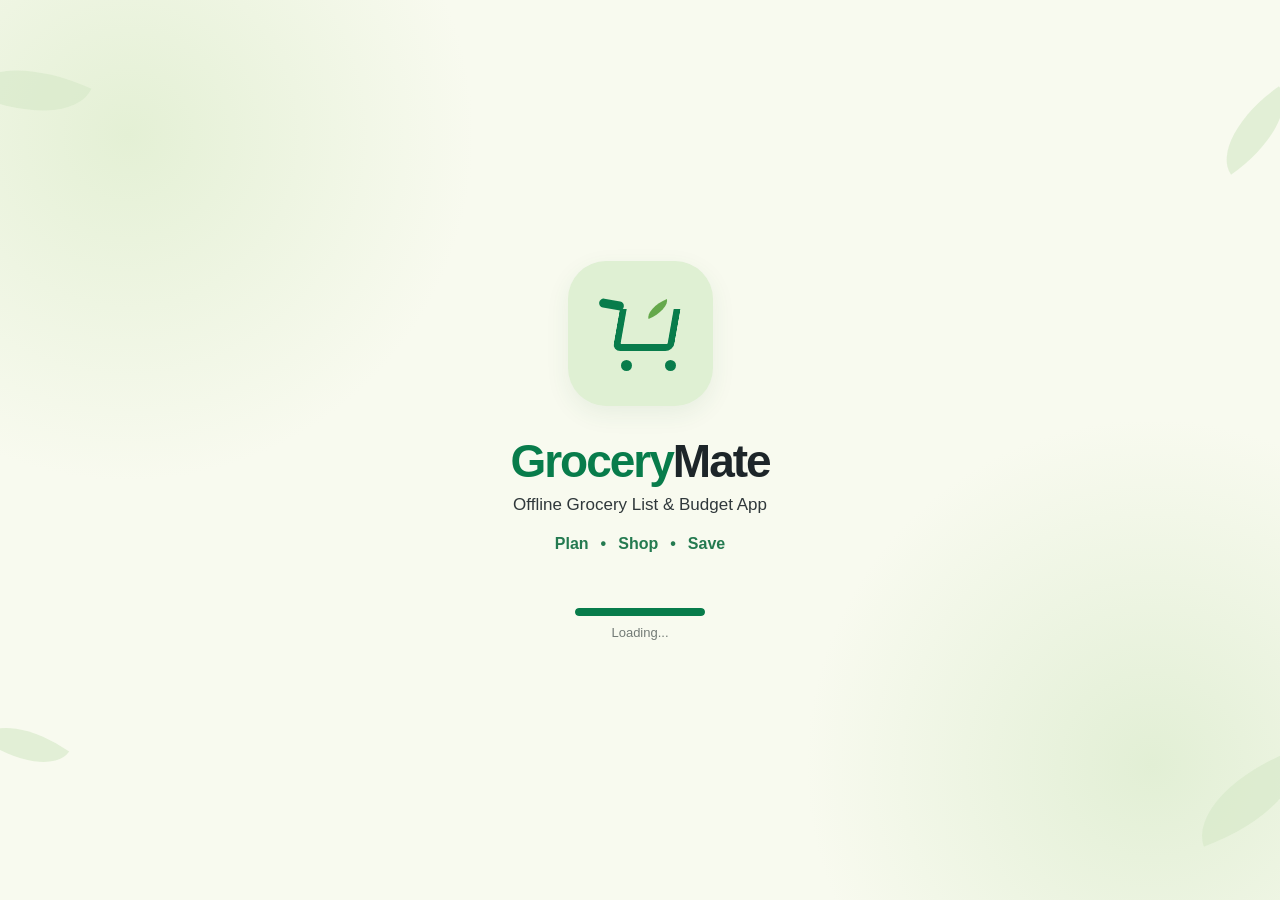
<file: index.html>
<!DOCTYPE html>
<html lang="en">

<head>
    <meta charset="UTF-8">
    <meta name="viewport" content="width=device-width, initial-scale=1.0">

    <title>GroceryMate</title>

    <link rel="stylesheet" href="style.css">
</head>

<body>

    <div class="splash-screen">

        <!-- Decorative leaves -->
        <div class="leaf leaf-1"></div>
        <div class="leaf leaf-2"></div>
        <div class="leaf leaf-3"></div>
        <div class="leaf leaf-4"></div>


        <!-- Grocery Cart Logo -->
        <div class="logo-container">

            <div class="cart">

                <div class="cart-handle"></div>

                <div class="cart-body">
                    <div class="leaf-logo"></div>
                </div>

                <div class="wheel wheel-left"></div>
                <div class="wheel wheel-right"></div>

            </div>

        </div>


        <!-- App Name -->
        <h1>
            Grocery<span>Mate</span>
        </h1>


        <!-- Subtitle -->
        <p class="subtitle">
            Offline Grocery List &amp; Budget App
        </p>


        <!-- Tagline -->
        <div class="tagline">

            <span>Plan</span>

            <span>•</span>

            <span>Shop</span>

            <span>•</span>

            <span>Save</span>

        </div>


        <!-- Loading -->
        <div class="loading-container">

            <div class="loading-bar">

                <div class="loading-progress"></div>

            </div>

            <p>Loading...</p>

        </div>

    </div>


    <!-- =========================================================
         SPLASH / ONBOARDING SCRIPT
    ========================================================= -->

    <script src="script.js"></script>


    <!-- =========================================================
         GROCERYMATE OFFLINE SERVICE WORKER
    ========================================================= -->

    <script>

        if ("serviceWorker" in navigator) {

            window.addEventListener("load", function () {

                navigator.serviceWorker
                    .register("./service-worker.js")
                    .then(function (registration) {

                        console.log(
                            "GroceryMate offline mode enabled:",
                            registration.scope
                        );

                    })
                    .catch(function (error) {

                        console.error(
                            "GroceryMate offline mode failed:",
                            error
                        );

                    });

            });

        }

    </script>

</body>

</html>
</file>
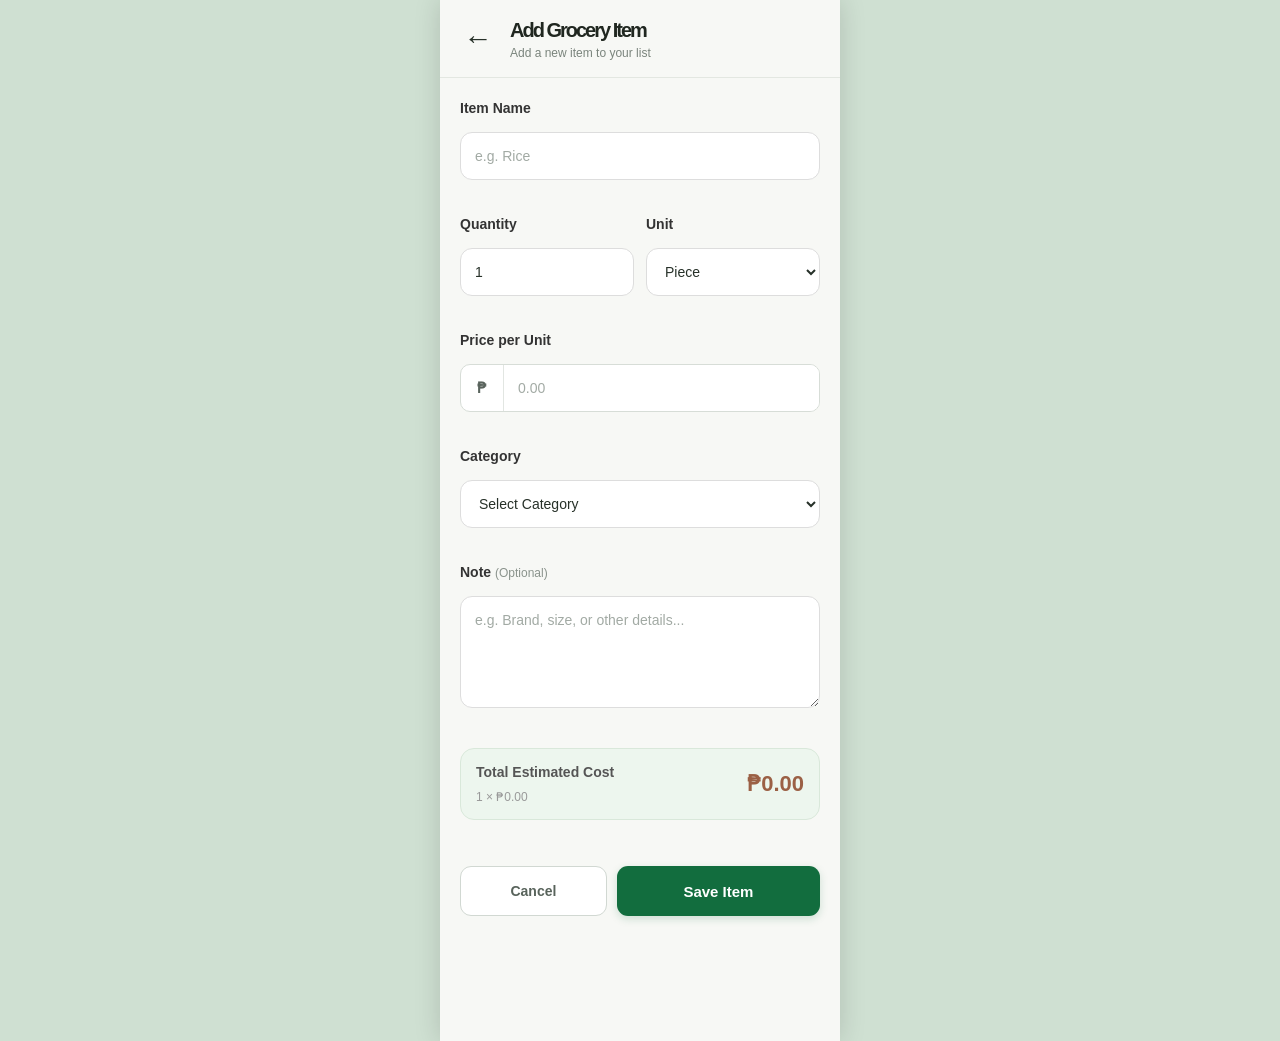
<file: add-item.html>
<!DOCTYPE html>
<html lang="en">

<head>

    <meta charset="UTF-8">

    <meta
        name="viewport"
        content="width=device-width, initial-scale=1.0">

    <title>GroceryMate - Add Item</title>

    <link
        rel="stylesheet"
        href="style.css">

    <style>

        /* =========================================================
           RESET
        ========================================================= */

        * {
            box-sizing: border-box;
            margin: 0;
            padding: 0;
        }


        html,
        body {
            min-height: 100%;
        }


        /* =========================================================
           PAGE BACKGROUND
        ========================================================= */

        body {

            background: #cfe0d2;

            display: flex;

            justify-content: center;

            min-height: 100vh;

            font-family:
                Arial,
                Helvetica,
                sans-serif;

        }


        /* =========================================================
           PHONE / APP FRAME
        ========================================================= */

        .app {

            width: 100%;

            max-width: 400px;

            min-height: 100vh;

            background: #f7f8f5;

            position: relative;

            box-shadow:
                0 0 25px
                rgba(0, 0, 0, 0.15);

        }


        /* =========================================================
           HEADER
        ========================================================= */

        .add-item-header {

            height: 78px;

            display: flex;

            align-items: center;

            gap: 12px;

            padding:
                0 18px;

            background: #f7f8f5;

            border-bottom:
                1px solid #e3e7e1;

        }


        .back-button {

            width: 40px;

            height: 40px;

            border: none;

            background: transparent;

            font-size: 29px;

            color: #273129;

            cursor: pointer;

            display: flex;

            align-items: center;

            justify-content: center;

        }


        .back-button:active {

            transform: scale(0.95);

        }


        .header-title {

            display: flex;

            flex-direction: column;

            justify-content: center;

        }


        .header-title h1 {

            font-size: 20px;

            line-height: 1.2;

            color: #202720;

            font-weight: 700;

        }


        .header-title p {

            margin-top: 4px;

            font-size: 12px;

            color: #7a847c;

        }


        /* =========================================================
           CONTENT
        ========================================================= */

        .add-item-content {

            padding:
                22px 20px 35px;

        }


        /* =========================================================
           FORM
        ========================================================= */

        .form-group {

            margin-bottom: 18px;

        }


        label {

            display: block;

            margin-bottom: 8px;

            color: #465149;

            font-size: 13px;

            font-weight: 600;

        }


        .optional {

            color: #8a938c;

            font-weight: 400;

        }


        /* =========================================================
           INPUTS
        ========================================================= */

        input,
        select,
        textarea {

            width: 100%;

            border:
                1px solid #d7ddd7;

            border-radius: 10px;

            background: #ffffff;

            color: #273129;

            font-size: 15px;

            outline: none;

            transition:
                border-color 0.2s,
                box-shadow 0.2s;

        }


        input,
        select {

            height: 48px;

            padding:
                0 13px;

        }


        textarea {

            min-height: 92px;

            padding: 13px;

            resize: none;

            line-height: 1.5;

        }


        input::placeholder,
        textarea::placeholder {

            color: #a2aaa4;

        }


        input:focus,
        select:focus,
        textarea:focus {

            border-color: #197548;

            box-shadow:
                0 0 0 3px
                rgba(25, 117, 72, 0.08);

        }


        /* =========================================================
           QUANTITY + UNIT
        ========================================================= */

        .form-row {

            display: grid;

            grid-template-columns:
                1fr 1fr;

            gap: 12px;

        }


        /* =========================================================
           PRICE INPUT
        ========================================================= */

        .price-box {

            height: 48px;

            width: 100%;

            display: flex;

            align-items: center;

            background: #ffffff;

            border:
                1px solid #d7ddd7;

            border-radius: 10px;

            overflow: hidden;

        }


        .price-box:focus-within {

            border-color: #197548;

            box-shadow:
                0 0 0 3px
                rgba(25, 117, 72, 0.08);

        }


        .peso-symbol {

            height: 100%;

            min-width: 43px;

            display: flex;

            align-items: center;

            justify-content: center;

            color: #59635c;

            font-size: 15px;

            font-weight: 600;

            border-right:
                1px solid #e2e6e2;

        }


        .price-box input {

            border: none;

            border-radius: 0;

            box-shadow: none;

        }


        .price-box input:focus {

            border: none;

            box-shadow: none;

        }


        /* =========================================================
           TOTAL PREVIEW
        ========================================================= */

        .total-preview {

            margin-top: 4px;

            margin-bottom: 20px;

            min-height: 72px;

            padding:
                14px 15px;

            display: flex;

            align-items: center;

            justify-content: space-between;

            gap: 12px;

            background: #edf6ee;

            border:
                1px solid #d9e8da;

            border-radius: 14px;

        }


        .total-left {

            min-width: 0;

        }


        .total-title {

            display: block;

            color: #536158;

            font-size: 13px;

            font-weight: 600;

            margin-bottom: 5px;

        }


        .total-description {

            display: block;

            color: #89938b;

            font-size: 12px;

        }


        .total-price {

            color: #126c3d;

            font-size: 20px;

            font-weight: 700;

            white-space: nowrap;

        }


        /* =========================================================
           BUTTONS
        ========================================================= */

        .form-buttons {

            display: flex;

            gap: 10px;

        }


        .cancel-button {

            flex: 1;

            height: 50px;

            border:
                1px solid #d1d8d2;

            border-radius: 11px;

            background: #ffffff;

            color: #58635b;

            font-size: 14px;

            font-weight: 600;

            cursor: pointer;

        }


        .cancel-button:active {

            transform: scale(0.98);

        }


        .save-item-button {

            flex: 1.5;

            height: 50px;

            border: none;

            border-radius: 11px;

            background: #126d3e;

            color: #ffffff;

            font-size: 15px;

            font-weight: 700;

            cursor: pointer;

            box-shadow:
                0 3px 8px
                rgba(18, 109, 62, 0.18);

        }


        .save-item-button:hover {

            background: #0f6036;

        }


        .save-item-button:active {

            transform: scale(0.98);

        }


        /* =========================================================
           EDIT MODE
        ========================================================= */

        .edit-mode {

            background: #eef6ef;

        }


        /* =========================================================
           DARK THEME
        ========================================================= */

        html.dark-theme,
        html.dark-theme body {

            background: #111714 !important;

        }


        html.dark-theme .app {

            background: #171d19 !important;

            color: #f1f5f2;

        }


        html.dark-theme .add-item-header {

            background: #1b221e !important;

            border-bottom-color:
                #303a33 !important;

        }


        html.dark-theme .back-button {

            color: #f1f5f2 !important;

        }


        html.dark-theme .header-title h1 {

            color: #f5f5f5 !important;

        }


        html.dark-theme .header-title p {

            color: #a7afa9 !important;

        }


        html.dark-theme label {

            color: #d4d8d5 !important;

        }


        html.dark-theme .optional {

            color: #929a94 !important;

        }


        html.dark-theme input,
        html.dark-theme select,
        html.dark-theme textarea,
        html.dark-theme .price-box,
        html.dark-theme .cancel-button {

            background: #252c27 !important;

            color: #f1f1f1 !important;

            border-color: #3a443d !important;

        }


        html.dark-theme input::placeholder,
        html.dark-theme textarea::placeholder {

            color: #777f79 !important;

        }


        html.dark-theme .peso-symbol {

            color: #c5cbc7 !important;

            border-right-color:
                #3a443d !important;

        }


        html.dark-theme .total-preview {

            background: #203126 !important;

            border-color: #31503a !important;

        }


        html.dark-theme .total-title {

            color: #d0d8d2 !important;

        }


        html.dark-theme .total-description {

            color: #9ba79f !important;

        }


        html.dark-theme .total-price {

            color: #6fd39a !important;

        }


        html.dark-theme .cancel-button {

            color: #d5dbd7 !important;

        }


        html.dark-theme .edit-mode {

            background: #223227 !important;

        }


        html.dark-theme select option {

            background: #252c27;

            color: #f1f1f1;

        }


        @media (max-width: 420px) {

            body {

                background: #f7f8f5;

            }

            html.dark-theme body {

                background: #171d19 !important;

            }

        }

    </style>


    <!-- =========================================================
         THEME
    ========================================================= -->

    <script>

        (function applySavedTheme() {

            function applyTheme(theme) {

                const isDark =
                    theme === "dark" ||
                    theme === "Dark" ||
                    theme === "DARK";


                document.documentElement.classList.toggle(
                    "dark-theme",
                    isDark
                );

            }


            const savedTheme =
                localStorage.getItem("groceryTheme") ||
                localStorage.getItem("appTheme") ||
                localStorage.getItem("theme") ||
                "light";


            applyTheme(savedTheme);


            window.addEventListener(
                "storage",
                function(event) {

                    if (
                        event.key === "groceryTheme" ||
                        event.key === "appTheme" ||
                        event.key === "theme"
                    ) {

                        applyTheme(
                            event.newValue || "light"
                        );

                    }

                }
            );


            window.addEventListener(
                "groceryThemeChanged",
                function(event) {

                    applyTheme(
                        event.detail ||
                        localStorage.getItem(
                            "groceryTheme"
                        ) ||
                        "light"
                    );

                }
            );

        })();

    </script>

</head>


<body>


<div class="app">


    <!-- =========================================================
         HEADER
    ========================================================== -->

    <header class="add-item-header">


        <button
            type="button"
            class="back-button"
            onclick="goBack()">

            ←

        </button>


        <div class="header-title">

            <h1 id="pageTitle">
                Add Grocery Item
            </h1>

            <p id="pageSubtitle">
                Add a new item to your list
            </p>

        </div>


    </header>



    <!-- =========================================================
         MAIN CONTENT
    ========================================================== -->

    <main class="add-item-content">


        <form
            id="addItemForm"
            onsubmit="saveItem(event)">


            <!-- ITEM NAME -->

            <div class="form-group">

                <label for="itemName">
                    Item Name
                </label>


                <input
                    type="text"
                    id="itemName"
                    placeholder="e.g. Rice"
                    autocomplete="off"
                    required>

            </div>



            <!-- QUANTITY + UNIT -->

            <div class="form-row">


                <div class="form-group">

                    <label for="quantity">
                        Quantity
                    </label>


                    <input
                        type="number"
                        id="quantity"
                        min="1"
                        value="1"
                        required>

                </div>



                <div class="form-group">

                    <label for="unit">
                        Unit
                    </label>


                    <select
                        id="unit"
                        required>

                        <option value="pcs">
                            Piece
                        </option>

                        <option value="kg">
                            Kilogram (kg)
                        </option>

                        <option value="g">
                            Gram (g)
                        </option>

                        <option value="L">
                            Liter (L)
                        </option>

                        <option value="mL">
                            Milliliter (mL)
                        </option>

                        <option value="pack">
                            Pack
                        </option>

                        <option value="sack">
                            Sack 
                        </option>

                        <option value="box">
                            Box
                        </option>

                        <option value="bottle">
                            Bottle
                        </option>

                        <option value="can">
                            Can
                        </option>

                    </select>

                </div>

            </div>



            <!-- PRICE -->

            <div class="form-group">

                <label for="price">
                    Price per Unit
                </label>


                <div class="price-box">

                    <div class="peso-symbol">
                        ₱
                    </div>


                    <input
                        type="number"
                        id="price"
                        placeholder="0.00"
                        min="0"
                        step="0.01"
                        required>

                </div>

            </div>



            <!-- CATEGORY -->

            <div class="form-group">

                <label for="category">
                    Category
                </label>


                <select
                    id="category"
                    required>

                    <option value="">
                        Select Category
                    </option>

                    <option value="Grains">
                        🌾 Grains
                    </option>

                    <option value="Dairy">
                        🥛 Dairy
                    </option>

                    <option value="Meat">
                        🍗 Meat
                    </option>

                    <option value="Vegetables">
                        🥬 Vegetables
                    </option>

                    <option value="Fruits">
                        🍎 Fruits
                    </option>

                    <option value="Bakery">
                        🍞 Bakery
                    </option>

                    <option value="Beverages">
                        🥤 Beverages
                    </option>

                    <option value="Snacks">
                        🍿 Snacks
                    </option>

                    <option value="Household">
                        🧹 Household
                    </option>

                    <option value="Other">
                        🛒 Other
                    </option>

                </select>

            </div>



            <!-- NOTE -->

            <div class="form-group">

                <label for="note">

                    Note

                    <span class="optional">
                        (Optional)
                    </span>

                </label>


                <textarea
                    id="note"
                    rows="4"
                    placeholder="e.g. Brand, size, or other details..."></textarea>

            </div>



            <!-- TOTAL PREVIEW -->

            <div class="total-preview">

                <div class="total-left">

                    <span class="total-title">
                        Total Estimated Cost
                    </span>

                    <small
                        class="total-description"
                        id="totalDescription">

                        1 × ₱0.00

                    </small>

                </div>


                <strong
                    class="total-price"
                    id="totalPrice">

                    ₱0.00

                </strong>

            </div>



            <!-- BUTTONS -->

            <div class="form-buttons">

                <button
                    type="button"
                    class="cancel-button"
                    onclick="goBack()">

                    Cancel

                </button>


                <button
                    type="submit"
                    class="save-item-button"
                    id="saveButton">

                    Save Item

                </button>

            </div>


        </form>


    </main>


</div>


<script>


/* =========================================================
   LOCAL DEVICE USER
   NO LOGIN / NO REGISTER
========================================================= */

function getCurrentUser() {

    let user = null;


    try {

        user =
            JSON.parse(
                localStorage.getItem(
                    "currentUser"
                )
            );

    }

    catch (error) {

        console.warn(
            "Unable to read local user:",
            error
        );

    }


    /*
        Login and registration have been removed.

        If no local user exists,
        create one automatically.
    */

    if (
        !user ||
        !user.id
    ) {

        user = {

            id: "local-device-user",

            name: "Angeline"

        };


        localStorage.setItem(
            "currentUser",
            JSON.stringify(user)
        );

    }


    return user;

}



/* =========================================================
   CURRENT USER
========================================================= */

const currentUser =
    getCurrentUser();



/* =========================================================
   STORAGE KEY
========================================================= */

const ITEMS_KEY =
    "groceryItems_" +
    currentUser.id;



/* =========================================================
   LOAD GROCERY ITEMS
========================================================= */

let groceryItems = [];


try {

    const savedItems =
        localStorage.getItem(
            ITEMS_KEY
        );


    if (savedItems) {

        const parsedItems =
            JSON.parse(
                savedItems
            );


        if (
            Array.isArray(
                parsedItems
            )
        ) {

            groceryItems =
                parsedItems;

        }

    }

}

catch (error) {

    console.error(
        "Error loading grocery items:",
        error
    );

    groceryItems = [];

}



/* =========================================================
   CHECK EDIT MODE
========================================================= */

const urlParams =
    new URLSearchParams(
        window.location.search
    );


const editId =
    urlParams.get("id");



/* =========================================================
   CATEGORY ICONS
========================================================= */

const icons = {

    "Grains": "🌾",

    "Dairy": "🥛",

    "Meat": "🍗",

    "Vegetables": "🥬",

    "Fruits": "🍎",

    "Bakery": "🍞",

    "Beverages": "🥤",

    "Snacks": "🍿",

    "Household": "🧹",

    "Other": "🛒"

};



/* =========================================================
   EDIT ITEM
========================================================= */

let itemBeingEdited = null;


if (editId) {

    itemBeingEdited =
        groceryItems.find(
            function(item) {

                return String(item.id) ===
                    String(editId);

            }
        );


    if (itemBeingEdited) {

        document
            .getElementById(
                "pageTitle"
            )
            .textContent =
            "Edit Grocery Item";


        document
            .getElementById(
                "pageSubtitle"
            )
            .textContent =
            "Update the details of your item";


        document
            .getElementById(
                "saveButton"
            )
            .textContent =
            "Update Item";


        document
            .getElementById(
                "itemName"
            )
            .value =
            itemBeingEdited.name || "";


        document
            .getElementById(
                "quantity"
            )
            .value =
            itemBeingEdited.quantity || 1;


        document
            .getElementById(
                "unit"
            )
            .value =
            itemBeingEdited.unit || "pcs";


        document
            .getElementById(
                "price"
            )
            .value =
            itemBeingEdited.price ?? 0;


        document
            .getElementById(
                "category"
            )
            .value =
            itemBeingEdited.category || "";


        document
            .getElementById(
                "note"
            )
            .value =
            itemBeingEdited.note || "";


        updateTotal();

    }

    else {

        alert(
            "The item you are trying to edit could not be found."
        );


        window.location.href =
            "home.html";

    }

}



/* =========================================================
   UPDATE TOTAL
========================================================= */

function updateTotal() {

    const quantityInput =
        document.getElementById(
            "quantity"
        );


    const priceInput =
        document.getElementById(
            "price"
        );


    const totalPriceElement =
        document.getElementById(
            "totalPrice"
        );


    const totalDescriptionElement =
        document.getElementById(
            "totalDescription"
        );


    if (
        !quantityInput ||
        !priceInput ||
        !totalPriceElement ||
        !totalDescriptionElement
    ) {

        return;

    }


    const quantity =
        Number(
            quantityInput.value
        ) || 0;


    const price =
        Number(
            priceInput.value
        ) || 0;


    const total =
        quantity *
        price;


    totalPriceElement.textContent =
        "₱" +
        total.toFixed(2);


    totalDescriptionElement.textContent =
        quantity +
        " × ₱" +
        price.toFixed(2);

}



/* =========================================================
   SAVE / UPDATE ITEM
========================================================= */

function saveItem(event) {

    event.preventDefault();


    /* =====================================================
       GET FORM VALUES
    ===================================================== */

    const name =
        document
            .getElementById(
                "itemName"
            )
            .value
            .trim();


    const quantity =
        Number(
            document
                .getElementById(
                    "quantity"
                )
                .value
        );


    const unit =
        document
            .getElementById(
                "unit"
            )
            .value;


    const price =
        Number(
            document
                .getElementById(
                    "price"
                )
                .value
        );


    const category =
        document
            .getElementById(
                "category"
            )
            .value;


    const note =
        document
            .getElementById(
                "note"
            )
            .value
            .trim();



    /* =====================================================
       VALIDATION
    ===================================================== */

    if (!name) {

        alert(
            "Please enter an item name."
        );


        document
            .getElementById(
                "itemName"
            )
            .focus();


        return;

    }


    if (
        !Number.isFinite(
            quantity
        ) ||
        quantity <= 0
    ) {

        alert(
            "Quantity must be greater than 0."
        );


        document
            .getElementById(
                "quantity"
            )
            .focus();


        return;

    }


    if (
        !Number.isFinite(
            price
        ) ||
        price < 0
    ) {

        alert(
            "Please enter a valid price."
        );


        document
            .getElementById(
                "price"
            )
            .focus();


        return;

    }


    if (!category) {

        alert(
            "Please select a category."
        );


        document
            .getElementById(
                "category"
            )
            .focus();


        return;

    }



    /* =====================================================
       CATEGORY ICON
    ===================================================== */

    const icon =
        icons[category] ||
        "🛒";



    /* =====================================================
       EDIT EXISTING ITEM
    ===================================================== */

    if (
        editId &&
        itemBeingEdited
    ) {

        const index =
            groceryItems.findIndex(
                function(item) {

                    return String(item.id) ===
                        String(editId);

                }
            );


        if (index === -1) {

            alert(
                "Item could not be found."
            );

            return;

        }


        groceryItems[index] = {

            ...groceryItems[index],

            name:
                name,

            quantity:
                quantity,

            unit:
                unit,

            price:
                price,

            category:
                category,

            note:
                note,

            icon:
                icon

        };


        localStorage.setItem(
            ITEMS_KEY,
            JSON.stringify(
                groceryItems
            )
        );


        alert(
            '"' +
            name +
            '" has been updated successfully!'
        );


        window.location.href =
            "item-details.html?id=" +
            encodeURIComponent(
                editId
            );


        return;

    }



    /* =====================================================
       CREATE NEW ID
    ===================================================== */

    let newId = 1;


    if (
        groceryItems.length > 0
    ) {

        const numericIds =
            groceryItems
                .map(
                    function(item) {

                        return Number(
                            item.id
                        );

                    }
                )
                .filter(
                    function(id) {

                        return Number.isFinite(
                            id
                        );

                    }
                );


        if (
            numericIds.length > 0
        ) {

            newId =
                Math.max(
                    ...numericIds
                ) + 1;

        }

    }



    /* =====================================================
       CREATE NEW ITEM
    ===================================================== */

    const newItem = {

        id:
            newId,

        name:
            name,

        quantity:
            quantity,

        unit:
            unit,

        price:
            price,

        category:
            category,

        note:
            note,

        purchased:
            false,

        icon:
            icon

    };



    /* =====================================================
       ADD ITEM
    ===================================================== */

    groceryItems.push(
        newItem
    );



    /* =====================================================
       SAVE OFFLINE
    ===================================================== */

    localStorage.setItem(
        ITEMS_KEY,
        JSON.stringify(
            groceryItems
        )
    );



    /* =====================================================
       SUCCESS MESSAGE
    ===================================================== */

    alert(
        '"' +
        name +
        '" has been added to your grocery list!'
    );



    /* =====================================================
       RETURN TO HOME
    ===================================================== */

    window.location.href =
        "home.html";

}



/* =========================================================
   BACK BUTTON
========================================================= */

function goBack() {

    if (
        editId &&
        itemBeingEdited
    ) {

        window.location.href =
            "item-details.html?id=" +
            encodeURIComponent(
                editId
            );

    }

    else {

        window.location.href =
            "home.html";

    }

}



/* =========================================================
   LIVE TOTAL - QUANTITY
========================================================= */

const quantityElement =
    document.getElementById(
        "quantity"
    );


if (quantityElement) {

    quantityElement.addEventListener(
        "input",
        updateTotal
    );

}



/* =========================================================
   LIVE TOTAL - PRICE
========================================================= */

const priceElement =
    document.getElementById(
        "price"
    );


if (priceElement) {

    priceElement.addEventListener(
        "input",
        updateTotal
    );

}



/* =========================================================
   INITIAL TOTAL
========================================================= */

updateTotal();

</script>


</body>

</html>
</file>
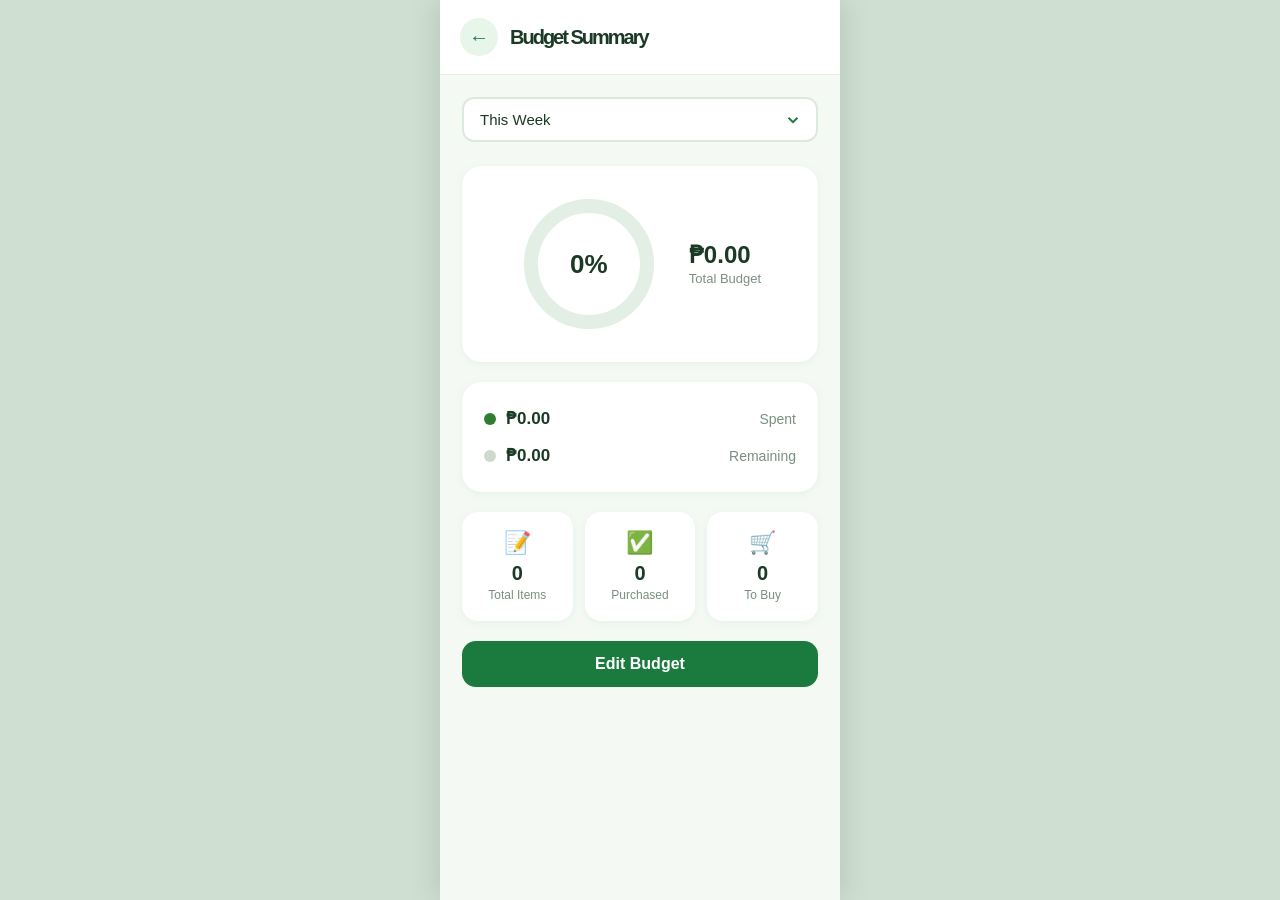
<file: budget-summary.html>
<!DOCTYPE html>
<html lang="en">

<head>

    <meta charset="UTF-8">

    <meta
        name="viewport"
        content="width=device-width, initial-scale=1.0">

    <title>GroceryMate - Budget Summary</title>

    <link rel="stylesheet" href="style.css">


    <style>

        /* =========================================================
           BUDGET SUMMARY PAGE
        ========================================================= */

        .bs-page {

            min-height: 100vh;

            background: #f4f9f4;

            padding-bottom: 100px;

        }


        .bs-header {

            display: flex;

            align-items: center;

            gap: 12px;

            padding: 18px 20px;

            background: #fff;

            border-bottom:
                1px solid #e5efe5;

        }


        .bs-back {

            width: 38px;

            height: 38px;

            border: none;

            border-radius: 50%;

            background: #e8f5e9;

            color: #1b7a3d;

            font-size: 20px;

            cursor: pointer;

            display: flex;

            align-items: center;

            justify-content: center;

        }


        .bs-header h1 {

            font-size: 20px;

            color: #1a3a26;

            margin: 0;

        }


        .bs-content {

            padding: 22px;

        }


        /* =========================================================
           PERIOD SELECT
        ========================================================= */

        .bs-period {

            width: 100%;

            border:
                2px solid #dceadd;

            border-radius: 12px;

            padding: 12px 16px;

            font-size: 15px;

            color: #1a3a26;

            background:
                #fff
                url("data:image/svg+xml;charset=UTF-8,%3csvg xmlns='http://www.w3.org/2000/svg' viewBox='0 0 24 24' fill='none' stroke='%231b7a3d' stroke-width='2.5'%3e%3cpath d='M6 9l6 6 6-6'/%3e%3c/svg%3e")
                no-repeat right 14px center;

            background-size: 18px;

            appearance: none;

            margin-bottom: 24px;

        }


        /* =========================================================
           CIRCLE CARD
        ========================================================= */

        .bs-circle-card {

            background: #fff;

            border-radius: 20px;

            padding: 28px 20px;

            display: flex;

            align-items: center;

            justify-content: center;

            gap: 30px;

            margin-bottom: 20px;

            box-shadow:
                0 2px 10px
                rgba(27, 122, 61, 0.06);

        }


        .bs-ring-wrap {

            position: relative;

            width: 140px;

            height: 140px;

        }


        .bs-ring-wrap svg {

            transform:
                rotate(-90deg);

        }


        .bs-ring-bg {

            fill: none;

            stroke: #e3efe5;

            stroke-width: 14;

        }


        .bs-ring-fill {

            fill: none;

            stroke: #2e7d32;

            stroke-width: 14;

            stroke-linecap: round;

            transition:
                stroke-dashoffset 0.6s ease;

        }


        .bs-ring-center {

            position: absolute;

            inset: 0;

            display: flex;

            flex-direction: column;

            align-items: center;

            justify-content: center;

        }


        .bs-ring-center strong {

            font-size: 26px;

            color: #1a3a26;

        }


        .bs-total-label {

            text-align: left;

        }


        .bs-total-label strong {

            display: block;

            font-size: 24px;

            color: #1a3a26;

        }


        .bs-total-label small {

            font-size: 13px;

            color: #7a8f81;

        }


        /* =========================================================
           SPENT / REMAINING
        ========================================================= */

        .bs-amounts {

            background: #fff;

            border-radius: 20px;

            padding: 18px 22px;

            margin-bottom: 20px;

            box-shadow:
                0 2px 10px
                rgba(27, 122, 61, 0.06);

        }


        .bs-amount-row {

            display: flex;

            align-items: center;

            gap: 10px;

            padding: 8px 0;

        }


        .bs-dot {

            width: 12px;

            height: 12px;

            border-radius: 50%;

            flex-shrink: 0;

        }


        .bs-dot.spent {

            background: #2e7d32;

        }


        .bs-dot.remaining {

            background: #cfd8cf;

        }


        .bs-amount-row strong {

            font-size: 17px;

            color: #1a3a26;

        }


        .bs-amount-row small {

            font-size: 14px;

            color: #7a8f81;

            margin-left: auto;

        }


        .bs-over {

            color: #c62828 !important;

        }


        /* =========================================================
           STAT CARDS
        ========================================================= */

        .bs-stats {

            display: grid;

            grid-template-columns:
                repeat(3, 1fr);

            gap: 12px;

            margin-bottom: 20px;

        }


        .bs-stat-card {

            background: #fff;

            border-radius: 16px;

            padding: 18px 10px;

            text-align: center;

            box-shadow:
                0 2px 10px
                rgba(27, 122, 61, 0.06);

        }


        .bs-stat-card .stat-icon {

            font-size: 22px;

            margin-bottom: 6px;

        }


        .bs-stat-card strong {

            display: block;

            font-size: 20px;

            color: #1a3a26;

        }


        .bs-stat-card small {

            font-size: 12px;

            color: #7a8f81;

        }


        /* =========================================================
           EDIT BUTTON
        ========================================================= */

        .bs-edit-btn {

            width: 100%;

            padding: 14px;

            border: none;

            border-radius: 14px;

            background: #1b7a3d;

            color: #fff;

            font-size: 16px;

            font-weight: 700;

            cursor: pointer;

        }


        .bs-edit-btn:active {

            background: #14602f;

        }


        /* =========================================================
           BOTTOM NAV
        ========================================================= */

        .bottom-navigation {

            position: fixed;

            bottom: 0;

            left: 0;

            right: 0;

            background: #fff;

            display: flex;

            justify-content:
                space-around;

            padding:
                10px 0 14px;

            border-top:
                1px solid #e5efe5;

        }


        .bottom-nav-item {

            border: none;

            background: none;

            display: flex;

            flex-direction: column;

            align-items: center;

            gap: 2px;

            color: #9ab0a2;

            font-size: 20px;

            cursor: pointer;

        }


        .bottom-nav-item small {

            font-size: 11px;

        }


        .bottom-nav-item.active {

            color: #1b7a3d;

        }


        /* =========================================================
           PHONE FRAME
        ========================================================= */

        html,
        body {

            margin: 0;

            padding: 0;

        }


        body {

            background: #cfe0d2;

            display: flex;

            justify-content: center;

        }


        .app {

            width: 100%;

            max-width: 400px;

            min-height: 100vh;

            background: #f4f9f4;

            box-shadow:
                0 0 30px
                rgba(0, 0, 0, 0.15);

            position: relative;

        }


        .bottom-navigation {

            left: 50% !important;

            right: auto !important;

            transform:
                translateX(-50%);

            width: 100%;

            max-width: 400px;

        }


        /* =========================================================
           DARK THEME
        ========================================================= */

        html.dark-theme,
        html.dark-theme body {

            background: #111714 !important;

        }


        html.dark-theme .app {

            background: #171d19 !important;

            color: #f1f5f2;

        }


        html.dark-theme .bs-page {

            background: #171d19 !important;

        }


        html.dark-theme .bs-header {

            background: #1b221e !important;

            border-bottom-color:
                #303a33 !important;

        }


        html.dark-theme .bs-header h1 {

            color: #f1f5f2 !important;

        }


        html.dark-theme .bs-back {

            background: #29382e !important;

            color: #65c98b !important;

        }


        html.dark-theme .bs-period {

            background-color: #202821 !important;

            color: #f1f5f2 !important;

            border-color: #303b33 !important;

        }


        html.dark-theme .bs-period option {

            background: #202821;

            color: #f1f5f2;

        }


        html.dark-theme .bs-circle-card,
        html.dark-theme .bs-amounts,
        html.dark-theme .bs-stat-card {

            background: #202821 !important;

            box-shadow:
                0 2px 10px
                rgba(0, 0, 0, 0.20);

        }


        html.dark-theme .bs-ring-bg {

            stroke: #36433a;

        }


        html.dark-theme .bs-ring-fill {

            stroke: #65c98b;

        }


        html.dark-theme .bs-ring-center strong,
        html.dark-theme .bs-total-label strong,
        html.dark-theme .bs-amount-row strong,
        html.dark-theme .bs-stat-card strong {

            color: #f1f5f2 !important;

        }


        html.dark-theme .bs-total-label small,
        html.dark-theme .bs-amount-row small,
        html.dark-theme .bs-stat-card small {

            color: #aab7ae !important;

        }


        html.dark-theme .bs-dot.remaining {

            background: #566158;

        }


        html.dark-theme .bs-edit-btn {

            background: #1b7a3d;

        }


        html.dark-theme .bottom-navigation {

            background: #1b221e !important;

            border-top-color:
                #303a33 !important;

        }


        html.dark-theme .bottom-nav-item {

            color: #829087;

        }


        html.dark-theme .bottom-nav-item.active {

            color: #65c98b;

        }


        @media (max-width: 420px) {

            html.dark-theme body {

                background: #171d19 !important;

            }

        }

    </style>


    <!-- =========================================================
         APPLY SAVED THEME
    ========================================================= -->

    <script>

        (function applySavedTheme() {

            function applyTheme(theme) {

                const isDark =
                    theme === "dark" ||
                    theme === "Dark" ||
                    theme === "DARK";


                document.documentElement.classList.toggle(
                    "dark-theme",
                    isDark
                );

            }


            const savedTheme =
                localStorage.getItem("groceryTheme") ||
                localStorage.getItem("appTheme") ||
                localStorage.getItem("theme") ||
                "light";


            applyTheme(savedTheme);


            window.addEventListener(
                "storage",
                function(event) {

                    if (
                        event.key === "groceryTheme" ||
                        event.key === "appTheme" ||
                        event.key === "theme"
                    ) {

                        applyTheme(
                            event.newValue || "light"
                        );

                    }

                }
            );


            window.addEventListener(
                "groceryThemeChanged",
                function(event) {

                    applyTheme(
                        event.detail ||
                        localStorage.getItem(
                            "groceryTheme"
                        ) ||
                        "light"
                    );

                }
            );

        })();

    </script>

</head>


<body>

<div class="app bs-page">


    <!-- =========================================================
         HEADER
    ========================================================= -->

    <header class="bs-header">

        <button
            class="bs-back"
            onclick="goBack()">

            ←

        </button>


        <h1>
            Budget Summary
        </h1>

    </header>


    <!-- =========================================================
         MAIN CONTENT
    ========================================================= -->

    <main class="bs-content">


        <!-- PERIOD -->

        <select
            class="bs-period"
            id="periodSelect"
            onchange="changePeriod(this.value)">

            <option value="This Week">
                This Week
            </option>

            <option value="This Month">
                This Month
            </option>

            <option value="Today">
                Today
            </option>

        </select>


        <!-- CIRCLE PROGRESS -->

        <section class="bs-circle-card">

            <div class="bs-ring-wrap">

                <svg
                    width="140"
                    height="140"
                    viewBox="0 0 140 140">

                    <circle
                        class="bs-ring-bg"
                        cx="70"
                        cy="70"
                        r="58">
                    </circle>


                    <circle
                        class="bs-ring-fill"
                        id="ringFill"
                        cx="70"
                        cy="70"
                        r="58">
                    </circle>

                </svg>


                <div class="bs-ring-center">

                    <strong id="budgetPercent">
                        0%
                    </strong>

                </div>

            </div>


            <div class="bs-total-label">

                <strong id="totalBudget">
                    ₱0.00
                </strong>

                <small>
                    Total Budget
                </small>

            </div>

        </section>


        <!-- SPENT / REMAINING -->

        <section class="bs-amounts">

            <div class="bs-amount-row">

                <span class="bs-dot spent"></span>

                <strong id="spentAmount">
                    ₱0.00
                </strong>

                <small>
                    Spent
                </small>

            </div>


            <div class="bs-amount-row">

                <span class="bs-dot remaining"></span>

                <strong id="remainingAmount">
                    ₱0.00
                </strong>

                <small>
                    Remaining
                </small>

            </div>

        </section>


        <!-- STATS -->

        <section class="bs-stats">


            <div class="bs-stat-card">

                <div class="stat-icon">
                    📝
                </div>

                <strong id="totalItems">
                    0
                </strong>

                <small>
                    Total Items
                </small>

            </div>


            <div class="bs-stat-card">

                <div class="stat-icon">
                    ✅
                </div>

                <strong id="purchasedItems">
                    0
                </strong>

                <small>
                    Purchased
                </small>

            </div>


            <div class="bs-stat-card">

                <div class="stat-icon">
                    🛒
                </div>

                <strong id="toBuyItems">
                    0
                </strong>

                <small>
                    To Buy
                </small>

            </div>

        </section>


        <!-- EDIT BUDGET -->

        <button
            class="bs-edit-btn"
            onclick="goToSetBudget()">

            Edit Budget

        </button>

    </main>


</div>


<script>


/* =========================================================
   LOCAL DEVICE USER
   NO LOGIN / NO REGISTER
========================================================= */

function getCurrentUser() {

    let user = null;


    try {

        user =
            JSON.parse(
                localStorage.getItem(
                    "currentUser"
                )
            );

    }

    catch (error) {

        console.warn(
            "Unable to read local user:",
            error
        );

    }


    /*
        Login and registration have been removed.

        If there is no saved user,
        create a local device user automatically.
    */

    if (
        !user ||
        !user.id
    ) {

        user = {

            id:
                "local-device-user",

            name:
                "Angeline"

        };


        localStorage.setItem(
            "currentUser",
            JSON.stringify(user)
        );

    }


    return user;

}



/* =========================================================
   CURRENT USER
========================================================= */

const currentUser =
    getCurrentUser();



/* =========================================================
   USER-SPECIFIC STORAGE KEYS
========================================================= */

const ITEMS_KEY =
    `groceryItems_${currentUser.id}`;


const BUDGET_KEY =
    `groceryBudget_${currentUser.id}`;



/* =========================================================
   LOAD DATA
========================================================= */

let groceryItems = [];


let savedBudget = {

    amount: 0,

    period: "This Week"

};



function loadData() {

    try {

        groceryItems =
            JSON.parse(
                localStorage.getItem(
                    ITEMS_KEY
                )
            ) || [];


        if (
            !Array.isArray(
                groceryItems
            )
        ) {

            groceryItems = [];

        }

    }

    catch (error) {

        console.error(
            "Unable to load grocery items:",
            error
        );

        groceryItems = [];

    }



    try {

        savedBudget =
            JSON.parse(
                localStorage.getItem(
                    BUDGET_KEY
                )
            ) || {

                amount: 0,

                period: "This Week"

            };


        if (
            typeof savedBudget !==
            "object" ||
            savedBudget === null
        ) {

            savedBudget = {

                amount: 0,

                period: "This Week"

            };

        }

    }

    catch (error) {

        console.error(
            "Unable to load budget:",
            error
        );

        savedBudget = {

            amount: 0,

            period: "This Week"

        };

    }

}



/* =========================================================
   RENDER SUMMARY
========================================================= */

function renderSummary() {

    loadData();


    /* =====================================================
       BUDGET
    ===================================================== */

    const budget =
        Number(
            savedBudget.amount
        ) || 0;



    /* =====================================================
       SPENT
       ONLY PURCHASED ITEMS
    ===================================================== */

    const spent =
        groceryItems
            .filter(
                item =>
                    item.purchased === true
            )
            .reduce(
                (
                    sum,
                    item
                ) => {

                    const quantity =
                        Number(
                            item.quantity
                        ) || 0;


                    const price =
                        Number(
                            item.price
                        ) || 0;


                    return sum +
                        (
                            quantity *
                            price
                        );

                },
                0
            );



    /* =====================================================
       REMAINING
    ===================================================== */

    const remaining =
        budget -
        spent;



    /* =====================================================
       PERCENTAGE
    ===================================================== */

    let percent = 0;


    if (budget > 0) {

        percent =
            Math.round(
                (spent / budget) *
                100
            );

    }


    const displayPercent =
        Math.min(
            Math.max(
                percent,
                0
            ),
            100
        );



    /* =====================================================
       UPDATE RING
    ===================================================== */

    const ring =
        document.getElementById(
            "ringFill"
        );


    const circumference =
        2 *
        Math.PI *
        58;


    ring.style.strokeDasharray =
        circumference;


    ring.style.strokeDashoffset =
        circumference -
        (
            circumference *
            displayPercent /
            100
        );



    /* =====================================================
       UPDATE PERCENTAGE
    ===================================================== */

    document
        .getElementById(
            "budgetPercent"
        )
        .textContent =
        percent +
        "%";



    /* =====================================================
       TOTAL BUDGET
    ===================================================== */

    document
        .getElementById(
            "totalBudget"
        )
        .textContent =
        "₱" +
        budget.toLocaleString(
            "en-PH",
            {
                minimumFractionDigits:
                    2,

                maximumFractionDigits:
                    2
            }
        );



    /* =====================================================
       SPENT
    ===================================================== */

    const spentElement =
        document.getElementById(
            "spentAmount"
        );


    spentElement.textContent =
        "₱" +
        spent.toLocaleString(
            "en-PH",
            {
                minimumFractionDigits:
                    2,

                maximumFractionDigits:
                    2
            }
        );



    /* =====================================================
       REMAINING
    ===================================================== */

    const remainingElement =
        document.getElementById(
            "remainingAmount"
        );


    remainingElement.textContent =
        "₱" +
        remaining.toLocaleString(
            "en-PH",
            {
                minimumFractionDigits:
                    2,

                maximumFractionDigits:
                    2
            }
        );



    /* =====================================================
       OVER BUDGET
    ===================================================== */

    if (
        remaining < 0
    ) {

        remainingElement.classList.add(
            "bs-over"
        );

    }

    else {

        remainingElement.classList.remove(
            "bs-over"
        );

    }



    /* =====================================================
       ITEM COUNTS
    ===================================================== */

    const totalItems =
        groceryItems.length;


    const purchasedCount =
        groceryItems.filter(
            item =>
                item.purchased ===
                true
        ).length;


    const toBuyCount =
        totalItems -
        purchasedCount;



    document
        .getElementById(
            "totalItems"
        )
        .textContent =
        totalItems;


    document
        .getElementById(
            "purchasedItems"
        )
        .textContent =
        purchasedCount;


    document
        .getElementById(
            "toBuyItems"
        )
        .textContent =
        toBuyCount;



    /* =====================================================
       PERIOD
    ===================================================== */

    document
        .getElementById(
            "periodSelect"
        )
        .value =
        savedBudget.period ||
        "This Week";

}



/* =========================================================
   CHANGE PERIOD
========================================================= */

function changePeriod(period) {

    savedBudget.period =
        period;


    localStorage.setItem(
        BUDGET_KEY,
        JSON.stringify(
            savedBudget
        )
    );


    renderSummary();

}



/* =========================================================
   NAVIGATION
========================================================= */

function goBack() {

    window.location.href =
        "settings.html";

}


function goToSetBudget() {

    window.location.href =
        "set-budget.html";

}


function goHome() {

    window.location.href =
        "home.html";

}


function openList() {

    window.location.href =
        "grocery-list.html";

}


function openHistory() {

    window.location.href =
        "history.html";

}


function openSettings() {

    window.location.href =
        "settings.html";

}



/* =========================================================
   INITIAL LOAD
========================================================= */

renderSummary();



/* =========================================================
   REFRESH WHEN RETURNING
========================================================= */

window.addEventListener(
    "pageshow",
    function() {

        renderSummary();

    }
);



/* =========================================================
   SAME-PAGE THEME EVENT
========================================================= */

window.addEventListener(
    "groceryThemeChanged",
    function() {

        const theme =
            localStorage.getItem(
                "groceryTheme"
            ) || "light";


        document.documentElement.classList.toggle(
            "dark-theme",
            theme === "dark"
        );

    }
);

</script>


</body>

</html>
</file>
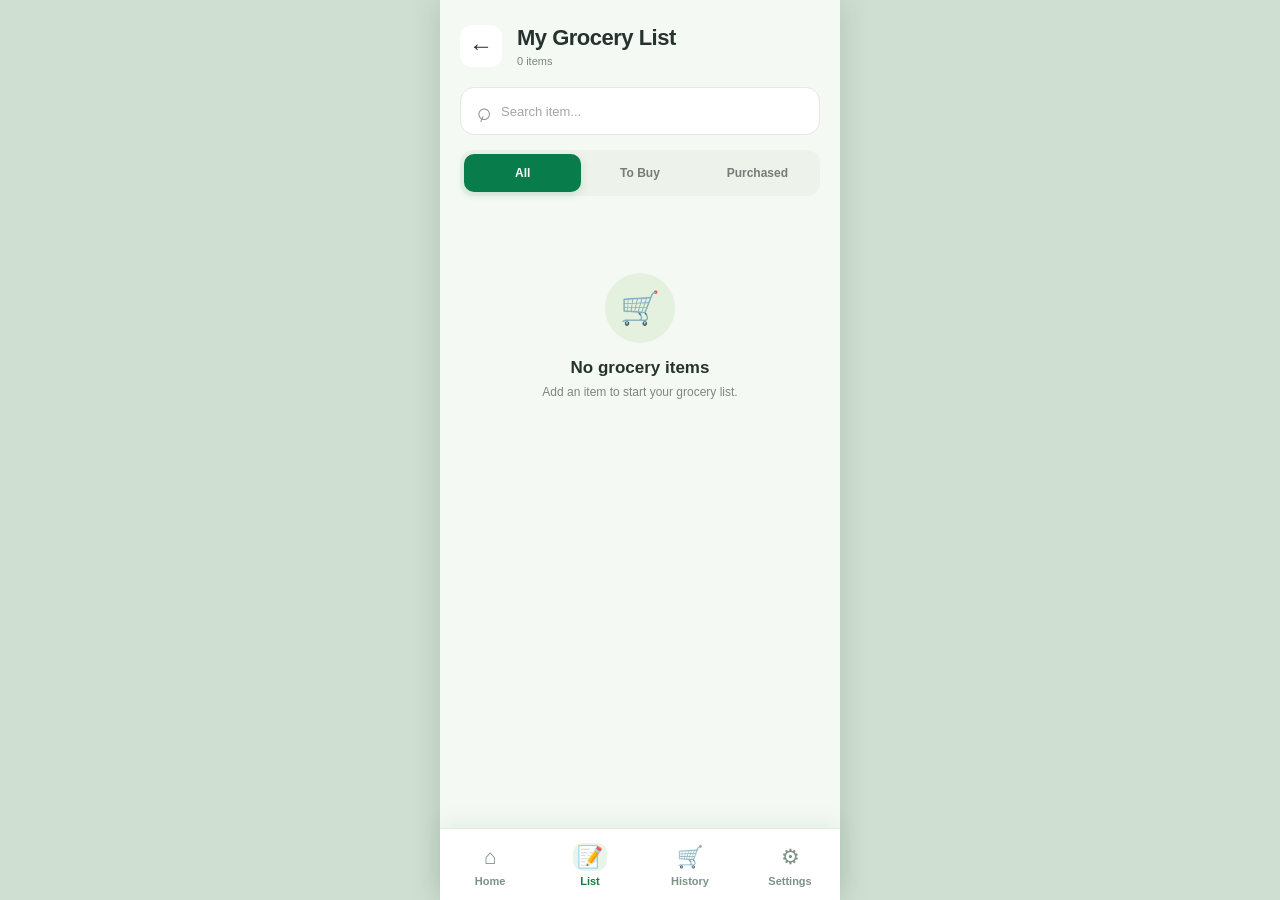
<file: grocery-list.html>
<!DOCTYPE html>
<html lang="en">

<head>

    <meta charset="UTF-8">

    <meta
        name="viewport"
        content="width=device-width, initial-scale=1.0">

    <title>GroceryMate - My Grocery List</title>

    <link
        rel="stylesheet"
        href="style.css">


    <style>

        /* =========================================================
           PHONE FRAME
        ========================================================= */

        html,
        body {

            margin: 0;
            padding: 0;

        }


        body {

            background: #cfe0d2;

            display: flex;

            justify-content: center;

        }


        .app {

            width: 100%;

            max-width: 400px;

            min-height: 100vh;

            background: #f4f9f4;

            box-shadow:
                0 0 30px rgba(0, 0, 0, 0.15);

            position: relative;

        }


        .bottom-navigation {

            left: 50% !important;

            right: auto !important;

            transform:
                translateX(-50%);

            width: 100%;

            max-width: 400px;

        }


        /* =========================================================
           MAKE GROCERY ITEM CLICKABLE
        ========================================================= */

        .grocery-item {

            cursor: pointer;

        }


        .grocery-item:hover {

            background: #f7fbf7;

        }


        .item-checkbox,
        .item-menu {

            position: relative;

            z-index: 5;

        }


        /* =========================================================
           DARK THEME
        ========================================================= */

        html.dark-theme,
        html.dark-theme body,
        body.dark-theme {

            background: #111714 !important;

        }


        html.dark-theme .app,
        body.dark-theme .app {

            background: #171d19 !important;

            color: #f1f5f2;

        }


        html.dark-theme .list-header,
        body.dark-theme .list-header {

            background: #1b221e !important;

            border-bottom-color: #2b352e !important;

        }


        html.dark-theme .list-header h1,
        body.dark-theme .list-header h1 {

            color: #f1f5f2 !important;

        }


        html.dark-theme .list-header p,
        body.dark-theme .list-header p {

            color: #aab7ae !important;

        }


        html.dark-theme .back-button,
        body.dark-theme .back-button {

            color: #f1f5f2 !important;

        }


        html.dark-theme .search-box,
        body.dark-theme .search-box {

            background: #202821 !important;

            border-color: #303b33 !important;

            color: #f1f5f2 !important;

        }


        html.dark-theme .search-box input,
        body.dark-theme .search-box input {

            color: #f1f5f2 !important;

        }


        html.dark-theme .search-box input::placeholder,
        body.dark-theme .search-box input::placeholder {

            color: #8f9d94 !important;

        }


        html.dark-theme .list-tab,
        body.dark-theme .list-tab {

            color: #aab7ae !important;

        }


        html.dark-theme .list-tab.active,
        body.dark-theme .list-tab.active {

            background: #126d3e !important;

            color: #ffffff !important;

        }


        html.dark-theme .grocery-item,
        body.dark-theme .grocery-item {

            background: #202821 !important;

            border-color: #303b33 !important;

            color: #f1f5f2 !important;

        }


        html.dark-theme .grocery-item:hover,
        body.dark-theme .grocery-item:hover {

            background: #263029 !important;

        }


        html.dark-theme .item-information h3,
        body.dark-theme .item-information h3 {

            color: #f1f5f2 !important;

        }


        html.dark-theme .item-information p,
        body.dark-theme .item-information p {

            color: #aab7ae !important;

        }


        html.dark-theme .item-price strong,
        body.dark-theme .item-price strong {

            color: #65c98b !important;

        }


        html.dark-theme .empty-list,
        body.dark-theme .empty-list {

            background: #202821 !important;

            border-color: #303b33 !important;

        }


        html.dark-theme .empty-list h2,
        body.dark-theme .empty-list h2 {

            color: #f1f5f2 !important;

        }


        html.dark-theme .empty-list p,
        body.dark-theme .empty-list p {

            color: #aab7ae !important;

        }


        html.dark-theme .item-menu,
        body.dark-theme .item-menu {

            color: #aab7ae !important;

        }


        @media (max-width: 420px) {

            html.dark-theme body {

                background: #171d19 !important;

            }

        }


        /* =========================================================
           BOTTOM NAVIGATION
        ========================================================= */
        .list-bottom-navigation {
            position: fixed;
            left: 50%;
            bottom: 0;
            transform: translateX(-50%);
            width: 100%;
            max-width: 400px;
            height: 72px;
            background: rgba(255,255,255,0.98);
            border-top: 1px solid #e1ece3;
            display: grid;
            grid-template-columns: repeat(4, 1fr);
            align-items: stretch;
            z-index: 9998;
            box-shadow: 0 -5px 20px rgba(27,122,61,0.08);
            padding-bottom: env(safe-area-inset-bottom);
            box-sizing: border-box;
        }

        .list-bottom-nav-item {
            border: none;
            background: transparent;
            color: #7c9284;
            display: flex;
            flex-direction: column;
            align-items: center;
            justify-content: center;
            gap: 4px;
            cursor: pointer;
            font-family: inherit;
            font-size: inherit;
            padding: 0;
            margin: 0;
            width: 100%;
            height: 100%;
            -webkit-tap-highlight-color: transparent;
        }

        .list-bottom-nav-item .nav-icon {
            width: 34px;
            height: 28px;
            display: flex;
            align-items: center;
            justify-content: center;
            font-size: 21px;
            line-height: 1;
            border-radius: 10px;
        }

        .list-bottom-nav-item small {
            font-size: 11px;
            font-weight: 600;
        }

        .list-bottom-nav-item.active {
            color: #1b7a3d;
        }

        .list-bottom-nav-item.active .nav-icon {
            background: #e8f5e9;
        }

        .app {
            padding-bottom: 72px;
        }

        body.dark-theme .list-bottom-navigation,
        html.dark-theme .list-bottom-navigation {
            background: rgba(27,34,30,0.98);
            border-top-color: #303b33;
            box-shadow: 0 -5px 20px rgba(0,0,0,0.25);
        }

        body.dark-theme .list-bottom-nav-item,
        html.dark-theme .list-bottom-nav-item {
            color: #aab7ae;
        }

        body.dark-theme .list-bottom-nav-item.active,
        html.dark-theme .list-bottom-nav-item.active {
            color: #65c98b;
        }

        body.dark-theme .list-bottom-nav-item.active .nav-icon,
        html.dark-theme .list-bottom-nav-item.active .nav-icon {
            background: #263a2d;
        }

    </style>


    <script>

        /* =========================================================
           APPLY SAVED THEME
        ========================================================= */

        (function applySavedTheme() {

            function applyTheme(theme) {

                const isDark =
                    theme === "dark" ||
                    theme === "Dark" ||
                    theme === "DARK";


                document.documentElement.classList.toggle(
                    "dark-theme",
                    isDark
                );

            }


            const savedTheme =
                localStorage.getItem("groceryTheme") ||
                localStorage.getItem("appTheme") ||
                localStorage.getItem("theme") ||
                "light";


            applyTheme(savedTheme);


            window.addEventListener(
                "storage",
                function(event) {

                    if (
                        event.key === "groceryTheme" ||
                        event.key === "appTheme" ||
                        event.key === "theme"
                    ) {

                        applyTheme(
                            event.newValue || "light"
                        );

                    }

                }
            );


            window.addEventListener(
                "groceryThemeChanged",
                function(event) {

                    applyTheme(
                        event.detail ||
                        localStorage.getItem(
                            "groceryTheme"
                        ) ||
                        "light"
                    );

                }
            );

        })();

    </script>


    <base target="_self">

</head>


<body>


<div class="app">


    <!-- =========================================================
         HEADER
    ========================================================== -->

    <header class="list-header">


        <button
            class="back-button"
            onclick="goHome()">

            ←

        </button>


        <div>

            <h1>

                My Grocery List

            </h1>


            <p id="listTotal">

                0 items

            </p>

        </div>


    </header>


    <!-- =========================================================
         MAIN CONTENT
    ========================================================== -->

    <main class="list-content">


        <!-- SEARCH -->

        <div class="search-box">

            <span>

                ⌕

            </span>


            <input
                type="text"
                id="searchInput"
                placeholder="Search item..."
                oninput="searchItems()">

        </div>


        <!-- FILTER TABS -->

        <div class="list-tabs">


            <button
                class="list-tab active"
                id="allTab"
                onclick="changeTab('all')">

                All

            </button>


            <button
                class="list-tab"
                id="toBuyTab"
                onclick="changeTab('toBuy')">

                To Buy

            </button>


            <button
                class="list-tab"
                id="purchasedTab"
                onclick="changeTab('purchased')">

                Purchased

            </button>


        </div>


        <!-- GROCERY ITEMS -->

        <div
            class="grocery-items"
            id="groceryItems">

        </div>


        <!-- EMPTY MESSAGE -->

        <div
            class="empty-list"
            id="emptyList"
            style="display:none;">

            <div class="empty-icon">

                🛒

            </div>


            <h2>

                No grocery items

            </h2>


            <p>

                Add an item to start your grocery list.

            </p>

        </div>


    </main>


</div>


    <!-- =========================================================
         BOTTOM NAVIGATION
         Home | List | History | Settings
    ========================================================== -->
    <nav class="list-bottom-navigation" aria-label="Main navigation">

        <button
            class="list-bottom-nav-item"
            type="button"
            aria-label="Home"
            onclick="goHome()">
            <span class="nav-icon">⌂</span>
            <small>Home</small>
        </button>

        <button
            class="list-bottom-nav-item active"
            type="button"
            aria-label="List"
            aria-current="page"
            onclick="openList()">
            <span class="nav-icon">📝</span>
            <small>List</small>
        </button>

        <button
            class="list-bottom-nav-item"
            type="button"
            aria-label="History"
            onclick="openHistory()">
            <span class="nav-icon">🛒</span>
            <small>History</small>
        </button>

        <button
            class="list-bottom-nav-item"
            type="button"
            aria-label="Settings"
            onclick="openSettings()">
            <span class="nav-icon">⚙</span>
            <small>Settings</small>
        </button>

    </nav>

<script>


/* =========================================================
   LOCAL DEVICE USER
   NO LOGIN / NO REGISTER
========================================================= */

function getCurrentUser() {

    let user = null;


    try {

        user =
            JSON.parse(
                localStorage.getItem(
                    "currentUser"
                )
            );

    }

    catch (error) {

        console.warn(
            "Unable to read local user:",
            error
        );

    }


    /*
        Login and registration are removed.

        If there is no saved user,
        create a local device user automatically.
    */

    if (
        !user ||
        !user.id
    ) {

        user = {

            id: "local-device-user",

            name: "Angeline"

        };


        localStorage.setItem(
            "currentUser",
            JSON.stringify(user)
        );

    }


    return user;

}



/* =========================================================
   CURRENT USER
========================================================= */

const currentUser =
    getCurrentUser();



/* =========================================================
   STORAGE KEYS
========================================================= */

const ITEMS_KEY =
    "groceryItems_" +
    currentUser.id;


const HISTORY_KEY =
    "groceryHistory_" +
    currentUser.id;



/* =========================================================
   GROCERY DATA
========================================================= */

let groceryItems = [];



/* =========================================================
   LOAD GROCERY ITEMS
========================================================= */

function loadGroceryItems() {

    const savedItems =
        localStorage.getItem(
            ITEMS_KEY
        );


    if (!savedItems) {

        return [];

    }


    try {

        const items =
            JSON.parse(
                savedItems
            );


        if (
            Array.isArray(items)
        ) {

            return items;

        }


        return [];

    }

    catch (error) {

        console.error(
            "Unable to read grocery items:",
            error
        );

        return [];

    }

}



/* =========================================================
   INITIALIZE GROCERY ITEMS
========================================================= */

groceryItems =
    loadGroceryItems();



/* =========================================================
   CURRENT TAB
========================================================= */

let currentTab =
    "all";



/* =========================================================
   SAVE GROCERY ITEMS
========================================================= */

function saveItems() {

    localStorage.setItem(
        ITEMS_KEY,
        JSON.stringify(
            groceryItems
        )
    );

}



/* =========================================================
   DISPLAY ITEMS
========================================================= */

function displayItems() {

    const container =
        document.getElementById(
            "groceryItems"
        );


    const empty =
        document.getElementById(
            "emptyList"
        );


    const searchInput =
        document.getElementById(
            "searchInput"
        );


    const search =
        searchInput.value
            .toLowerCase()
            .trim();



    /* =====================================================
       FILTER ITEMS
    ===================================================== */

    let filteredItems =
        groceryItems.filter(
            item => {


                const itemName =
                    String(
                        item.name || ""
                    ).toLowerCase();


                const itemCategory =
                    String(
                        item.category || ""
                    ).toLowerCase();


                const matchesSearch =
                    itemName.includes(
                        search
                    ) ||
                    itemCategory.includes(
                        search
                    );



                let matchesTab =
                    true;


                if (
                    currentTab ===
                    "toBuy"
                ) {

                    matchesTab =
                        item.purchased !==
                        true;

                }


                if (
                    currentTab ===
                    "purchased"
                ) {

                    matchesTab =
                        item.purchased ===
                        true;

                }


                return (
                    matchesSearch &&
                    matchesTab
                );

            }
        );



    /* =====================================================
       CLEAR DISPLAY
    ===================================================== */

    container.innerHTML =
        "";



    /* =====================================================
       NO ITEMS
    ===================================================== */

    if (
        filteredItems.length === 0
    ) {

        empty.style.display =
            "flex";


        updateItemCount();


        return;

    }


    empty.style.display =
        "none";



    /* =====================================================
       DISPLAY EACH ITEM
    ===================================================== */

    filteredItems.forEach(
        item => {

            const itemElement =
                document.createElement(
                    "div"
                );


            itemElement.className =
                "grocery-item";


            itemElement.onclick =
                function() {

                    openItemDetails(
                        item.id
                    );

                };



            /* PURCHASED STYLE */

            if (
                item.purchased ===
                true
            ) {

                itemElement.classList.add(
                    "purchased-item"
                );

            }



            /* =================================================
               TOTAL PRICE
            ================================================= */

            const quantity =
                Number(
                    item.quantity
                ) || 0;


            const price =
                Number(
                    item.price
                ) || 0;


            const total =
                quantity *
                price;



            /* =================================================
               ITEM HTML
            ================================================= */

            itemElement.innerHTML = `

                <button
                    class="item-checkbox ${
                        item.purchased
                            ? "checked"
                            : ""
                    }"
                    onclick="
                        event.stopPropagation();
                        togglePurchased(${item.id});
                    "
                    aria-label="Mark item as purchased">

                    ${
                        item.purchased
                            ? "✓"
                            : ""
                    }

                </button>


                <div class="item-icon">

                    ${
                        escapeHTML(
                            item.icon ||
                            "🛒"
                        )
                    }

                </div>


                <div class="item-information">

                    <h3>

                        ${
                            escapeHTML(
                                item.name ||
                                "Unnamed item"
                            )
                        }

                    </h3>


                    <p>

                        ${quantity}

                        ${
                            escapeHTML(
                                item.unit ||
                                "x"
                            )
                        }

                        ×

                        ₱${price.toFixed(2)}

                    </p>

                </div>


                <div class="item-price">

                    <strong>

                        ₱${total.toFixed(2)}

                    </strong>

                </div>


                <button
                    class="item-menu"
                    onclick="
                        event.stopPropagation();
                        showItemMenu(${item.id});
                    "
                    aria-label="Item menu">

                    ⋮

                </button>

            `;


            container.appendChild(
                itemElement
            );

        }
    );


    updateItemCount();

}



/* =========================================================
   UPDATE ITEM COUNT
========================================================= */

function updateItemCount() {

    const count =
        groceryItems.length;


    const listTotal =
        document.getElementById(
            "listTotal"
        );


    listTotal.textContent =
        `${count} item${
            count !== 1
                ? "s"
                : ""
        }`;

}



/* =========================================================
   TOGGLE PURCHASED
========================================================= */

function togglePurchased(id) {

    const item =
        groceryItems.find(
            item =>
                Number(item.id) ===
                Number(id)
        );


    if (!item) {

        return;

    }

    /* =====================================================
       BUDGET VALIDATION
       Do not allow an item to be purchased when its
       total price is greater than the remaining budget.
    ===================================================== */

    if (item.purchased !== true) {

        const BUDGET_KEY =
            "groceryBudget_" +
            currentUser.id;

        let savedBudget = {
            amount: 0
        };

        try {

            savedBudget =
                JSON.parse(
                    localStorage.getItem(
                        BUDGET_KEY
                    )
                ) || {
                    amount: 0
                };

        }

        catch (error) {

            console.error(
                "Unable to read budget:",
                error
            );

        }

        const budget =
            Number(
                savedBudget.amount
            ) || 0;

        const spent =
            groceryItems
                .filter(
                    groceryItem =>
                        groceryItem.purchased === true
                )
                .reduce(
                    (
                        sum,
                        groceryItem
                    ) => {

                        const quantity =
                            Number(
                                groceryItem.quantity
                            ) || 0;

                        const price =
                            Number(
                                groceryItem.price
                            ) || 0;

                        return (
                            sum +
                            (
                                quantity *
                                price
                            )
                        );

                    },
                    0
                );

        const remainingBudget =
            budget - spent;

        const itemQuantity =
            Number(
                item.quantity
            ) || 0;

        const itemPrice =
            Number(
                item.price
            ) || 0;

        const itemTotal =
            itemQuantity *
            itemPrice;

        /* =================================================
           BLOCK PURCHASE IF BUDGET IS NOT ENOUGH
        ================================================= */

        if (
            itemTotal >
            remainingBudget
        ) {

            alert(
                "You don't have enough budget for this item.\n\n" +
                "Item: " +
                (item.name || "Unnamed item") +
                "\nItem Total: ₱" +
                itemTotal.toLocaleString(
                    "en-PH",
                    {
                        minimumFractionDigits: 2,
                        maximumFractionDigits: 2
                    }
                ) +
                "\nRemaining Budget: ₱" +
                Math.max(
                    remainingBudget,
                    0
                ).toLocaleString(
                    "en-PH",
                    {
                        minimumFractionDigits: 2,
                        maximumFractionDigits: 2
                    }
                )
            );

            return;

        }

    }


    item.purchased =
        !item.purchased;


    saveItems();



    /* =====================================================
       SAVE PURCHASED ITEMS TO TODAY'S HISTORY

       IMPORTANT:
       History is updated every time an item is purchased
       or unchecked. It is no longer dependent on ALL items
       being purchased first.
    ===================================================== */

    saveShoppingHistoryForToday();


    displayItems();

}



/* =========================================================
   SAVE TODAY'S SHOPPING HISTORY

   One history record is maintained for the current day.
   As more items are purchased, today's record is updated.
========================================================= */

function saveShoppingHistoryForToday() {

    let history = [];


    try {

        history =
            JSON.parse(
                localStorage.getItem(
                    HISTORY_KEY
                )
            ) || [];


        if (
            !Array.isArray(
                history
            )
        ) {

            history = [];

        }

    }

    catch (error) {

        console.error(
            "Error loading history:",
            error
        );

        history = [];

    }



    /* =====================================================
       COPY PURCHASED ITEMS
    ===================================================== */

    const purchasedItems =
        groceryItems
            .filter(
                item =>
                    item.purchased ===
                    true
            )
            .map(
                item => ({

                    name:
                        item.name ||
                        "Unnamed item",

                    quantity:
                        Number(
                            item.quantity
                        ) || 0,

                    unit:
                        item.unit ||
                        "x",

                    price:
                        Number(
                            item.price
                        ) || 0,

                    category:
                        item.category ||
                        "Other",

                    note:
                        item.note ||
                        "",

                    icon:
                        item.icon ||
                        "🛒"

                })
            );



    if (
        purchasedItems.length === 0
    ) {

        return;

    }



    /* =====================================================
       CALCULATE TOTAL
    ===================================================== */

    const total =
        purchasedItems.reduce(
            (
                sum,
                item
            ) => {

                return (
                    sum +
                    (
                        item.quantity *
                        item.price
                    )
                );

            },
            0
        );



    /* =====================================================
       FIND TODAY'S HISTORY RECORD
    ===================================================== */

    const todayKey =
        new Date().toLocaleDateString("en-CA");

    const todayIndex =
        history.findIndex(
            entry => {

                const entryDate =
                    new Date(entry.date);

                return (
                    !isNaN(entryDate.getTime()) &&
                    entryDate.toLocaleDateString("en-CA") ===
                        todayKey
                );

            }
        );


    /* =====================================================
       IF NOTHING IS PURCHASED ANYMORE

       Remove today's history record so History always
       matches the current Purchased items.
    ===================================================== */

    if (purchasedItems.length === 0) {

        if (todayIndex !== -1) {

            history.splice(
                todayIndex,
                1
            );

            localStorage.setItem(
                HISTORY_KEY,
                JSON.stringify(history)
            );

        }

        return;

    }


    /* =====================================================
       CREATE OR UPDATE TODAY'S RECORD
    ===================================================== */

    const now =
        new Date().toISOString();

    const signature =
        JSON.stringify(purchasedItems);

    const trip = {

        id:
            todayIndex !== -1
                ? history[todayIndex].id
                : Date.now(),

        date:
            todayIndex !== -1
                ? history[todayIndex].date
                : now,

        updatedAt:
            now,

        items:
            purchasedItems,

        total:
            total,

        signature:
            signature,

        completed:
            groceryItems.length > 0 &&
            groceryItems.every(
                item =>
                    item.purchased === true
            )

    };


    if (todayIndex !== -1) {

        history[todayIndex] =
            trip;

    }

    else {

        history.push(
            trip
        );

    }



    /* =====================================================
       KEEP ONLY LATEST 50 TRIPS
    ===================================================== */

    if (
        history.length > 50
    ) {

        history =
            history.slice(
                -50
            );

    }



    /* SAVE HISTORY */

    localStorage.setItem(
        HISTORY_KEY,
        JSON.stringify(
            history
        )
    );

}



/* =========================================================
   SEARCH
========================================================= */

function searchItems() {

    displayItems();

}



/* =========================================================
   CHANGE TAB
========================================================= */

function changeTab(tab) {

    currentTab =
        tab;



    document
        .querySelectorAll(
            ".list-tab"
        )
        .forEach(
            button => {

                button.classList.remove(
                    "active"
                );

            }
        );



    if (
        tab === "all"
    ) {

        document
            .getElementById(
                "allTab"
            )
            .classList.add(
                "active"
            );

    }


    if (
        tab === "toBuy"
    ) {

        document
            .getElementById(
                "toBuyTab"
            )
            .classList.add(
                "active"
            );

    }


    if (
        tab === "purchased"
    ) {

        document
            .getElementById(
                "purchasedTab"
            )
            .classList.add(
                "active"
            );

    }


    displayItems();

}



/* =========================================================
   OPEN ITEM DETAILS
========================================================= */

function openItemDetails(id) {

    window.location.href =
        "item-details.html?id=" +
        encodeURIComponent(
            id
        );

}



/* =========================================================
   ITEM MENU
========================================================= */

function showItemMenu(id) {

    const item =
        groceryItems.find(
            item =>
                Number(item.id) ===
                Number(id)
        );


    if (!item) {

        return;

    }


    const confirmDelete =
        confirm(
            `Delete "${item.name}" from your grocery list?`
        );


    if (
        !confirmDelete
    ) {

        return;

    }


    deleteItem(id);

}



/* =========================================================
   DELETE ITEM
========================================================= */

function deleteItem(id) {

    groceryItems =
        groceryItems.filter(
            item =>
                Number(item.id) !==
                Number(id)
        );


    saveItems();


    displayItems();


    updateItemCount();

}



/* =========================================================
   ESCAPE HTML
========================================================= */

function escapeHTML(text) {

    const div =
        document.createElement(
            "div"
        );


    div.textContent =
        String(
            text ?? ""
        );


    return div.innerHTML;

}



/* =========================================================
   NAVIGATION
========================================================= */

function goHome() {

    window.location.href =
        "home.html";

}


function openList() {

    window.location.href =
        "grocery-list.html";

}


function openHistory() {

    window.location.href =
        "history.html";

}


function openSettings() {

    window.location.href =
        "settings.html";

}



/* =========================================================
   INITIAL LOAD
========================================================= */

document.addEventListener(
    "DOMContentLoaded",
    function() {

        groceryItems =
            loadGroceryItems();

        displayItems();

    }
);

</script>


</body>

</html>
</file>
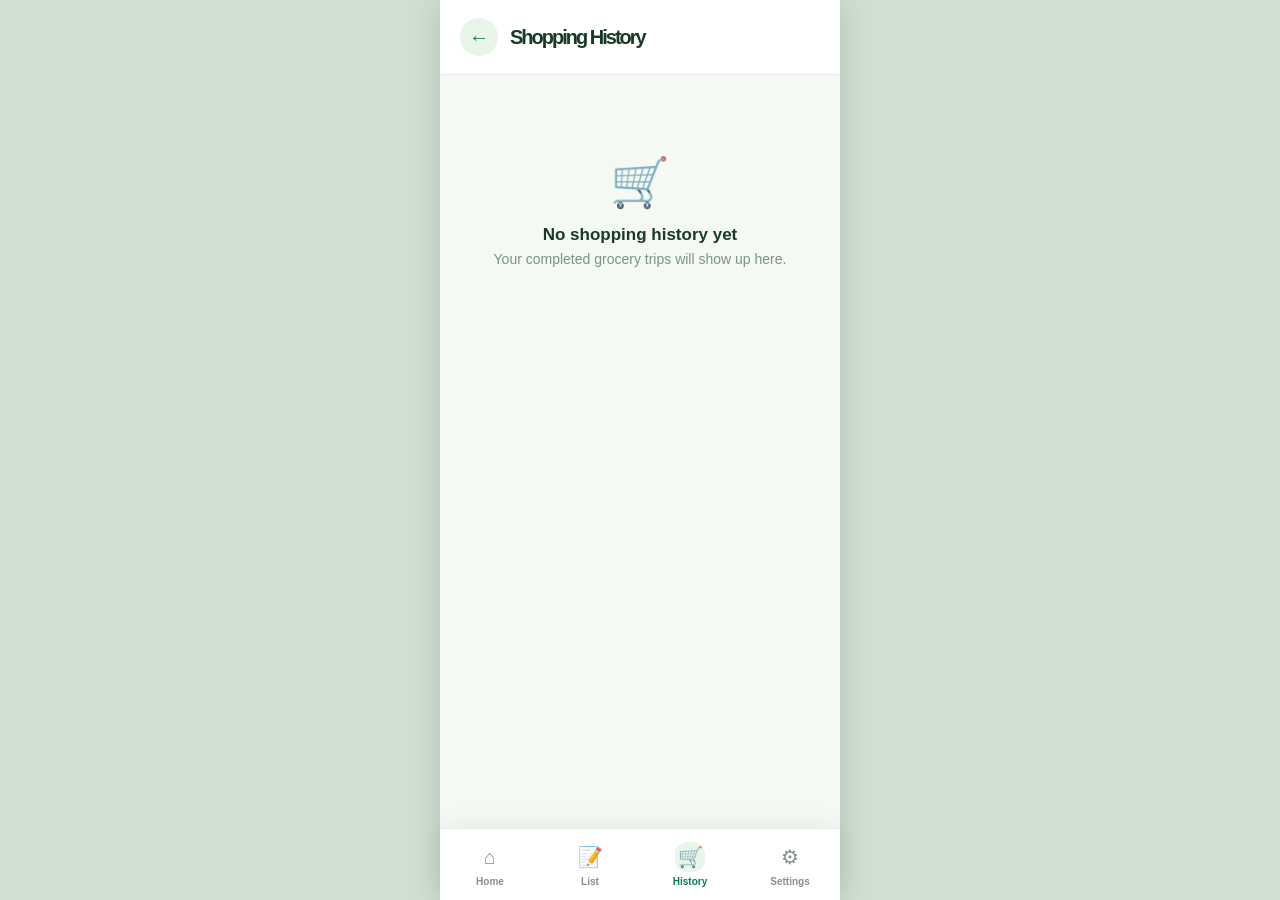
<file: history.html>
<!DOCTYPE html>
<html lang="en">

<head>

    <meta charset="UTF-8">
    <meta name="viewport" content="width=device-width, initial-scale=1.0">

    <title>GroceryMate - Shopping History</title>

    <link rel="stylesheet" href="style.css">

    <style>

        /* =========================================================
           HISTORY PAGE
        ========================================================= */

        .hs-page {
            min-height: 100vh;
            background: #f4f9f4;
            padding-bottom: 40px;
        }


        .hs-header {
            display: flex;
            align-items: center;
            gap: 12px;

            padding: 18px 20px;

            background: #fff;

            border-bottom: 1px solid #e5efe5;
        }


        .hs-back {
            width: 38px;
            height: 38px;

            border: none;
            border-radius: 50%;

            background: #e8f5e9;
            color: #1b7a3d;

            font-size: 20px;

            cursor: pointer;

            display: flex;
            align-items: center;
            justify-content: center;
        }


        .hs-header h1 {
            font-size: 20px;
            color: #1a3a26;
            margin: 0;
        }


        /* =========================================================
           CONTENT
        ========================================================= */

        .hs-content {
            padding: 20px 18px;
        }


        /* =========================================================
           HISTORY LIST
        ========================================================= */

        .hs-list {
            display: flex;
            flex-direction: column;
            gap: 14px;
        }


        .hs-card {
            display: flex;
            align-items: center;
            gap: 14px;

            width: 100%;

            background: #fff;

            border: none;
            border-radius: 16px;

            padding: 16px 18px;

            box-shadow:
                0 2px 10px rgba(27, 122, 61, 0.06);

            cursor: pointer;
            text-align: left;

            transition: 0.2s;
        }


        .hs-card:hover {
            transform: translateY(-1px);

            box-shadow:
                0 4px 14px rgba(27, 122, 61, 0.10);
        }


        .hs-card:active {
            background: #f4f9f4;
            transform: scale(0.99);
        }


        .hs-icon {
            width: 44px;
            height: 44px;

            border-radius: 12px;

            background: #e8f5e9;

            display: flex;
            align-items: center;
            justify-content: center;

            font-size: 20px;

            flex-shrink: 0;
        }


        .hs-info {
            flex: 1;
            min-width: 0;
        }


        .hs-info h3 {
            font-size: 15px;
            color: #1a3a26;
            margin: 0 0 4px;
        }


        .hs-info p {
            font-size: 13px;
            color: #7c9284;
            margin: 0;
        }


        .hs-amount {
            text-align: right;
            flex-shrink: 0;
        }


        .hs-amount strong {
            display: block;
            font-size: 16px;
            color: #1b7a3d;
        }


        .hs-amount small {
            font-size: 12px;
            color: #9ab0a2;
        }


        .hs-chevron {
            color: #9ab0a2;
            font-size: 20px;
            flex-shrink: 0;
        }


        /* =========================================================
           EMPTY STATE
        ========================================================= */

        .hs-empty {
            display: flex;
            flex-direction: column;
            align-items: center;

            text-align: center;

            padding: 60px 20px;

            color: #7c9284;
        }


        .hs-empty-icon {
            font-size: 48px;
            margin-bottom: 14px;
        }


        .hs-empty h2 {
            font-size: 17px;
            color: #1a3a26;
            margin: 0 0 6px;
        }


        .hs-empty p {
            font-size: 14px;
            margin: 0;
        }


        /* =========================================================
           TRIP DETAILS
        ========================================================= */

        .trip-details {
            display: none;

            margin-top: 10px;

            background: #fff;

            border-radius: 16px;

            padding: 18px;

            box-shadow:
                0 2px 10px rgba(27, 122, 61, 0.06);
        }


        .trip-details h2 {
            margin: 0 0 5px;

            font-size: 18px;

            color: #1a3a26;
        }


        .trip-date {
            color: #7c9284;
            font-size: 13px;
            margin-bottom: 18px;
        }


        .trip-item {
            display: flex;
            align-items: center;

            gap: 10px;

            padding: 12px 0;

            border-bottom: 1px solid #edf3ed;
        }


        .trip-item:last-child {
            border-bottom: none;
        }


        .trip-item-icon {
            width: 38px;
            height: 38px;

            border-radius: 10px;

            background: #e8f5e9;

            display: flex;
            align-items: center;
            justify-content: center;

            font-size: 18px;

            flex-shrink: 0;
        }


        .trip-item-info {
            flex: 1;
        }


        .trip-item-info strong {
            display: block;

            font-size: 14px;

            color: #1a3a26;
        }


        .trip-item-info span {
            display: block;

            margin-top: 3px;

            font-size: 12px;

            color: #7c9284;
        }


        .trip-item-price {
            font-size: 14px;

            color: #1b7a3d;

            font-weight: 700;
        }


        .trip-total {
            display: flex;

            justify-content: space-between;

            margin-top: 15px;

            padding-top: 15px;

            border-top: 2px solid #e8f5e9;

            font-size: 15px;

            color: #1a3a26;
        }


        .trip-total strong {
            color: #1b7a3d;
            font-size: 18px;
        }


        /* =========================================================
           CANCEL + DELETE BUTTONS
        ========================================================= */

        .history-actions {
            display: flex;
            gap: 10px;
            margin-top: 18px;
        }


        .cancel-history-btn,
        .delete-history-btn {
            flex: 1;

            border: none;

            border-radius: 12px;

            padding: 13px;

            font-size: 14px;

            font-weight: 700;

            cursor: pointer;

            transition: 0.2s;
        }


        .cancel-history-btn {
            background: #e8f5e9;
            color: #1b7a3d;
        }


        .cancel-history-btn:hover {
            background: #dceedd;
        }


        .cancel-history-btn:active {
            transform: scale(0.98);
        }


        .delete-history-btn {
            background: #ffe8e8;
            color: #c62828;
        }


        .delete-history-btn:hover {
            background: #ffdada;
        }


        .delete-history-btn:active {
            transform: scale(0.98);
        }


        /* =========================================================
           PHONE FRAME
        ========================================================= */

        html,
        body {
            margin: 0;
            padding: 0;
        }


        body {
            background: #cfe0d2;

            display: flex;

            justify-content: center;
        }


        .app {
            width: 100%;
            max-width: 400px;

            min-height: 100vh;

            background: #f4f9f4;

            box-shadow:
                0 0 30px rgba(0, 0, 0, 0.15);

            position: relative;
        }


        /* =========================================================
           DARK THEME
        ========================================================= */

        html.dark-theme,
        html.dark-theme body,
        body.dark-theme {
            background: #111714;
        }

        html.dark-theme .app,
        body.dark-theme .app {
            background: #171d19 !important;
            color: #f1f5f2 !important;
        }

        html.dark-theme .hs-header,
        body.dark-theme .hs-header {
            background: #1b221e !important;
            border-bottom-color: #2b352e !important;
        }

        html.dark-theme .hs-header h1 {
            color: #f1f5f2 !important;
        }

        html.dark-theme .hs-back {
            background: #29382e;
            color: #65c98b;
        }

        html.dark-theme .hs-card,
        html.dark-theme .trip-details,
        html.dark-theme .hs-empty,
        body.dark-theme .hs-card,
        body.dark-theme .trip-details,
        body.dark-theme .hs-empty {
            background: #202821 !important;
            border-color: #303b33 !important;
            color: #f1f5f2 !important;
            box-shadow: 0 3px 12px rgba(0,0,0,.20);
        }

        html.dark-theme .hs-card:active,
        body.dark-theme .hs-card:active {
            background: #2a392f !important;
        }

        html.dark-theme .hs-icon,
        html.dark-theme .trip-item-icon,
        body.dark-theme .hs-icon,
        body.dark-theme .trip-item-icon {
            background: #29382e !important;
        }

        html.dark-theme .hs-info h3,
        html.dark-theme .hs-empty h2,
        html.dark-theme .trip-details h2,
        html.dark-theme .trip-total,
        html.dark-theme .trip-item-info strong,
        body.dark-theme .hs-info h3,
        body.dark-theme .hs-empty h2,
        body.dark-theme .trip-details h2,
        body.dark-theme .trip-total,
        body.dark-theme .trip-item-info strong {
            color: #f1f5f2 !important;
        }

        html.dark-theme .hs-info p,
        html.dark-theme .hs-empty,
        html.dark-theme .trip-date,
        html.dark-theme .trip-item-info span,
        html.dark-theme .hs-amount small,
        body.dark-theme .hs-info p,
        body.dark-theme .hs-empty,
        body.dark-theme .trip-date,
        body.dark-theme .trip-item-info span,
        body.dark-theme .hs-amount small {
            color: #aab7ae !important;
        }

        html.dark-theme .hs-amount strong,
        html.dark-theme .trip-item-price,
        html.dark-theme .trip-total strong,
        body.dark-theme .hs-amount strong,
        body.dark-theme .trip-item-price,
        body.dark-theme .trip-total strong {
            color: #65c98b !important;
        }

        html.dark-theme .trip-item {
            border-bottom-color: #34473a !important;
        }

        html.dark-theme .trip-total {
            border-top-color: #34473a !important;
        }

        html.dark-theme .cancel-history-btn {
            background: #29382e;
            color: #65c98b;
        }

        html.dark-theme .delete-history-btn {
            background: #3a2727;
            color: #ff8d8d;
        }

        /* =========================================================
           BOTTOM NAVIGATION
        ========================================================= */

        .history-bottom-navigation {
            position: fixed;
            left: 50%;
            bottom: 0;
            transform: translateX(-50%);
            width: 100%;
            max-width: 400px;
            height: 72px;
            background: rgba(255,255,255,.98);
            border-top: 1px solid #e7ebe6;
            display: flex;
            justify-content: center;
            z-index: 10000;
            box-shadow: 0 -5px 20px rgba(30,70,45,.06);
        }

        .history-bottom-nav-item {
            flex: 1;
            border: none;
            background: transparent;
            color: #87908b;
            display: flex;
            flex-direction: column;
            align-items: center;
            justify-content: center;
            gap: 4px;
            cursor: pointer;
            font-family: Arial, Helvetica, sans-serif;
            -webkit-tap-highlight-color: transparent;
        }

        .history-bottom-nav-item .nav-icon {
            width: 30px;
            height: 30px;
            border-radius: 12px;
            display: flex;
            align-items: center;
            justify-content: center;
            font-size: 20px;
            line-height: 1;
        }

        .history-bottom-nav-item small {
            font-size: 10px;
            font-weight: 600;
        }

        .history-bottom-nav-item.active {
            color: #087c4b;
        }

        .history-bottom-nav-item.active .nav-icon {
            background: #e8f5e9;
        }

        .history-bottom-nav-item:active {
            transform: scale(.96);
        }

        .hs-page {
            padding-bottom: 92px;
        }

        html.dark-theme .history-bottom-navigation,
        body.dark-theme .history-bottom-navigation {
            background: rgba(27,34,30,.98);
            border-top-color: #2b352e;
        }

        html.dark-theme .history-bottom-nav-item,
        body.dark-theme .history-bottom-nav-item {
            color: #aab7ae;
        }

        html.dark-theme .history-bottom-nav-item.active,
        body.dark-theme .history-bottom-nav-item.active {
            color: #65c98b;
        }

        html.dark-theme .history-bottom-nav-item.active .nav-icon,
        body.dark-theme .history-bottom-nav-item.active .nav-icon {
            background: #29382e;
        }

    </style>


    <script>
        (function applySavedTheme() {
            const savedTheme =
                localStorage.getItem("groceryTheme") || "light";

            const isDark =
                savedTheme === "dark" ||
                savedTheme === "Dark" ||
                savedTheme === "DARK";

            document.documentElement.classList.toggle(
                "dark-theme",
                isDark
            );
        })();
    </script>

</head>


<body>

<div class="app hs-page">


    <!-- =========================================================
         HEADER
    ========================================================= -->

    <header class="hs-header">

        <button
            class="hs-back"
            onclick="goBack()"
            aria-label="Go back">

            ←

        </button>


        <h1>
            Shopping History
        </h1>

    </header>


    <!-- =========================================================
         MAIN CONTENT
    ========================================================= -->

    <main class="hs-content">


        <!-- =====================================================
             HISTORY LIST
        ====================================================== -->

        <div
            class="hs-list"
            id="historyList">
        </div>


        <!-- =====================================================
             EMPTY STATE
        ====================================================== -->

        <div
            class="hs-empty"
            id="hsEmpty"
            style="display:none;">

            <div class="hs-empty-icon">
                🛒
            </div>

            <h2>
                No shopping history yet
            </h2>

            <p>
                Your completed grocery trips will show up here.
            </p>

        </div>


        <!-- =====================================================
             TRIP DETAILS
        ====================================================== -->

        <div
            class="trip-details"
            id="tripDetails">

            <h2 id="tripDetailsTitle">
                Shopping Trip
            </h2>


            <div
                class="trip-date"
                id="tripDetailsDate">
            </div>


            <div id="tripItems">
            </div>


            <div class="trip-total">

                <span>
                    Total
                </span>

                <strong id="tripDetailsTotal">
                    ₱0.00
                </strong>

            </div>


            <!-- CANCEL + DELETE -->

            <div class="history-actions">

                <button
                    type="button"
                    class="cancel-history-btn"
                    onclick="closeTripDetails()">

                    Cancel

                </button>


                <button
                    type="button"
                    class="delete-history-btn"
                    onclick="deleteCurrentHistory()">

                    Delete

                </button>

            </div>

        </div>

    </main>


    <!-- =========================================================
         HISTORY BOTTOM NAVIGATION
         Home | List | History | Settings
    ========================================================== -->

    <nav class="history-bottom-navigation" aria-label="Main navigation">

        <button
            class="history-bottom-nav-item"
            type="button"
            aria-label="Home"
            onclick="goHome()">
            <span class="nav-icon">⌂</span>
            <small>Home</small>
        </button>

        <button
            class="history-bottom-nav-item"
            type="button"
            aria-label="List"
            onclick="openList()">
            <span class="nav-icon">📝</span>
            <small>List</small>
        </button>

        <button
            class="history-bottom-nav-item active"
            type="button"
            aria-label="History"
            aria-current="page"
            onclick="openHistory()">
            <span class="nav-icon">🛒</span>
            <small>History</small>
        </button>

        <button
            class="history-bottom-nav-item"
            type="button"
            aria-label="Settings"
            onclick="openSettings()">
            <span class="nav-icon">⚙</span>
            <small>Settings</small>
        </button>

    </nav>

</div>


<script>

/* =========================================================
   OFFLINE LOCAL DEVICE USER
   NO LOGIN / NO REGISTER REQUIRED
========================================================= */

function getCurrentUser() {

    let savedUser =
        localStorage.getItem(
            "currentUser"
        );


    /*
       Login and registration are removed.

       If currentUser does not exist,
       create a local device user automatically.
    */

    if (!savedUser) {

        const localUser = {

            id: "local-device-user",

            name: "Angeline"

        };


        localStorage.setItem(
            "currentUser",
            JSON.stringify(
                localUser
            )
        );


        return localUser;

    }


    try {

        const user =
            JSON.parse(
                savedUser
            );


        if (
            user &&
            user.id
        ) {

            return user;

        }


        throw new Error(
            "Invalid user data"
        );

    }

    catch (error) {

        const localUser = {

            id: "local-device-user",

            name: "Angeline"

        };


        localStorage.setItem(
            "currentUser",
            JSON.stringify(
                localUser
            )
        );


        return localUser;

    }

}


/* =========================================================
   CURRENT LOCAL USER
========================================================= */

const currentUser =
    getCurrentUser();


/* =========================================================
   USER-SPECIFIC HISTORY KEY
========================================================= */

const HISTORY_KEY =
    `groceryHistory_${currentUser.id}`;


/* =========================================================
   CURRENTLY SELECTED HISTORY
========================================================= */

let currentHistoryId = null;


/* =========================================================
   LOAD HISTORY
========================================================= */

function loadHistory() {

    try {

        /* =================================================
           LOAD THIS USER'S HISTORY FIRST
        ================================================= */

        const saved =
            localStorage.getItem(
                HISTORY_KEY
            );


        /* =================================================
           BACKWARD COMPATIBILITY

           Older versions used "groceryHistory".
           If user-specific history does not exist yet,
           migrate the old history to the current user key.
        ================================================= */

        if (!saved) {

            const oldHistory =
                localStorage.getItem(
                    "groceryHistory"
                );


            if (!oldHistory) {

                return [];

            }


            const oldData =
                JSON.parse(
                    oldHistory
                );


            if (
                !Array.isArray(oldData)
            ) {

                return [];

            }


            localStorage.setItem(
                HISTORY_KEY,
                JSON.stringify(
                    oldData
                )
            );


            return oldData;

        }


        const history =
            JSON.parse(
                saved
            );


        return Array.isArray(history)
            ? history
            : [];

    }

    catch (error) {

        console.error(
            "Unable to load shopping history:",
            error
        );

        return [];

    }

}


/* =========================================================
   SAVE HISTORY
========================================================= */

function saveHistory(history) {

    localStorage.setItem(
        HISTORY_KEY,
        JSON.stringify(
            history
        )
    );

}


/* =========================================================
   FORMAT DATE
========================================================= */

function formatDate(dateString) {

    const date =
        new Date(dateString);


    if (
        isNaN(
            date.getTime()
        )
    ) {

        return "Unknown date";

    }


    return date.toLocaleDateString(
        "en-US",
        {
            month: "long",
            day: "numeric",
            year: "numeric"
        }
    );

}


/* =========================================================
   FORMAT TIME
========================================================= */

function formatTime(dateString) {

    const date =
        new Date(dateString);


    if (
        isNaN(
            date.getTime()
        )
    ) {

        return "";

    }


    return date.toLocaleTimeString(
        "en-US",
        {
            hour: "numeric",
            minute: "2-digit"
        }
    );

}


/* =========================================================
   RENDER HISTORY
========================================================= */

function renderHistory() {

    const container =
        document.getElementById(
            "historyList"
        );


    const empty =
        document.getElementById(
            "hsEmpty"
        );


    let history =
        loadHistory();


    container.innerHTML =
        "";


    /* =====================================================
       SORT NEWEST FIRST
    ====================================================== */

    history.sort(
        (a, b) =>
            new Date(b.date) -
            new Date(a.date)
    );


    /* =====================================================
       EMPTY
    ====================================================== */

    if (
        history.length === 0
    ) {

        empty.style.display =
            "flex";

        return;

    }


    empty.style.display =
        "none";


    /* =====================================================
       CREATE HISTORY CARDS
    ====================================================== */

    history.forEach(
        (entry) => {

            const card =
                document.createElement(
                    "button"
                );


            card.className =
                "hs-card";


            const itemCount =
                Array.isArray(entry.items)
                    ? entry.items.length
                    : Number(entry.items) || 0;


            const total =
                Number(entry.total) || 0;


            card.onclick = () =>
                viewTrip(entry.id);


            card.innerHTML = `

                <div class="hs-icon">
                    🛒
                </div>


                <div class="hs-info">

                    <h3>
                        ${formatDate(entry.date)}
                    </h3>


                    <p>

                        ${itemCount}

                        item${itemCount !== 1 ? "s" : ""}

                        ${
                            formatTime(entry.date)
                                ? " • " +
                                  formatTime(entry.date)
                                : ""
                        }

                    </p>

                </div>


                <div class="hs-amount">

                    <strong>
                        ₱${total.toFixed(2)}
                    </strong>

                    <small>
                        Completed
                    </small>

                </div>


                <span class="hs-chevron">
                    ›
                </span>

            `;


            container.appendChild(
                card
            );

        }
    );

}


/* =========================================================
   VIEW TRIP DETAILS
========================================================= */

function viewTrip(id) {

    const history =
        loadHistory().sort(
            (a, b) =>
                new Date(b.date) -
                new Date(a.date)
        );


    const entry =
        history.find(
            item =>
                String(item.id) ===
                String(id)
        );


    if (!entry) {

        return;

    }


    /* =====================================================
       SAVE CURRENT HISTORY ID
    ====================================================== */

    currentHistoryId =
        entry.id;


    const details =
        document.getElementById(
            "tripDetails"
        );


    const title =
        document.getElementById(
            "tripDetailsTitle"
        );


    const date =
        document.getElementById(
            "tripDetailsDate"
        );


    const itemsContainer =
        document.getElementById(
            "tripItems"
        );


    const totalElement =
        document.getElementById(
            "tripDetailsTotal"
        );


    const items =
        Array.isArray(entry.items)
            ? entry.items
            : [];


    title.textContent =
        "Shopping Trip";


    date.textContent =
        `${formatDate(entry.date)}${
            formatTime(entry.date)
                ? " • " +
                  formatTime(entry.date)
                : ""
        }`;


    itemsContainer.innerHTML =
        "";


    /* =====================================================
       DISPLAY PURCHASED ITEMS
    ====================================================== */

    if (
        items.length === 0
    ) {

        itemsContainer.innerHTML = `

            <div
                style="
                    text-align:center;
                    padding:20px 0;
                    color:#7c9284;
                    font-size:13px;
                ">

                No items in this shopping trip.

            </div>

        `;

    }


    items.forEach(
        item => {

            const quantity =
                Number(item.quantity) || 0;


            const price =
                Number(item.price) || 0;


            const itemTotal =
                quantity * price;


            const itemElement =
                document.createElement(
                    "div"
                );


            itemElement.className =
                "trip-item";


            itemElement.innerHTML = `

                <div class="trip-item-icon">

                    ${item.icon || "🛒"}

                </div>


                <div class="trip-item-info">

                    <strong>

                        ${escapeHTML(
                            item.name ||
                            "Unnamed item"
                        )}

                    </strong>


                    <span>

                        ${quantity}

                        ${escapeHTML(
                            item.unit ||
                            "x"
                        )}

                        ×

                        ₱${price.toFixed(2)}

                    </span>

                </div>


                <div class="trip-item-price">

                    ₱${itemTotal.toFixed(2)}

                </div>

            `;


            itemsContainer.appendChild(
                itemElement
            );

        }
    );


    totalElement.textContent =
        `₱${(
            Number(entry.total) || 0
        ).toFixed(2)}`;


    details.style.display =
        "block";


    /* =====================================================
       SCROLL TO DETAILS
    ====================================================== */

    details.scrollIntoView({

        behavior: "smooth",

        block: "start"

    });

}


/* =========================================================
   CLOSE / CANCEL DETAILS
========================================================= */

function closeTripDetails() {

    document.getElementById(
        "tripDetails"
    ).style.display =
        "none";


    currentHistoryId =
        null;

}


/* =========================================================
   DELETE CURRENT HISTORY
========================================================= */

function deleteCurrentHistory() {

    if (
        currentHistoryId === null
    ) {

        return;

    }


    const history =
        loadHistory();


    const index =
        history.findIndex(
            entry =>
                String(entry.id) ===
                String(currentHistoryId)
        );


    if (
        index === -1
    ) {

        alert(
            "Unable to find this history record."
        );

        return;

    }


    const entry =
        history[index];


    const dateText =
        `${formatDate(entry.date)}${
            formatTime(entry.date)
                ? " • " +
                  formatTime(entry.date)
                : ""
        }`;


    const total =
        Number(entry.total) || 0;


    /* =====================================================
       CONFIRM DELETE
    ====================================================== */

    const confirmed =
        confirm(

            `Are you sure you want to delete this shopping history?\n\n` +

            `${dateText}\n` +

            `Total: ₱${total.toFixed(2)}`

        );


    if (!confirmed) {

        return;

    }


    /* =====================================================
       DELETE RECORD
    ====================================================== */

    history.splice(
        index,
        1
    );


    /* =====================================================
       SAVE UPDATED HISTORY
    ====================================================== */

    saveHistory(
        history
    );


    /* =====================================================
       RESET CURRENT SELECTION
    ====================================================== */

    currentHistoryId =
        null;


    document.getElementById(
        "tripDetails"
    ).style.display =
        "none";


    /* =====================================================
       REFRESH HISTORY
    ====================================================== */

    renderHistory();


    alert(
        "Shopping history deleted successfully."
    );

}


/* =========================================================
   ESCAPE HTML
========================================================= */

function escapeHTML(text) {

    const div =
        document.createElement(
            "div"
        );


    div.textContent =
        String(text ?? "");


    return div.innerHTML;

}


/* =========================================================
   NAVIGATION
========================================================= */

function goBack() {

    window.location.href = "home.html";

}


function goHome() {

    window.location.href =
        "home.html";

}


function openList() {

    window.location.href =
        "grocery-list.html";

}


function openSettings() {

    window.location.href =
        "settings.html";

}

function openHistory() {

    window.location.href =
        "history.html";

}


/* =========================================================
   INITIAL LOAD
========================================================= */

renderHistory();


/* =========================================================
   REFRESH WHEN RETURNING TO PAGE
========================================================= */

window.addEventListener(
    "pageshow",
    function() {

        currentHistoryId =
            null;


        document.getElementById(
            "tripDetails"
        ).style.display =
            "none";


        renderHistory();

        const savedTheme =
            localStorage.getItem("groceryTheme") || "light";

        document.documentElement.classList.toggle(
            "dark-theme",
            savedTheme === "dark" ||
            savedTheme === "Dark" ||
            savedTheme === "DARK"
        );

    }
);

</script>


</body>

</html>
</file>
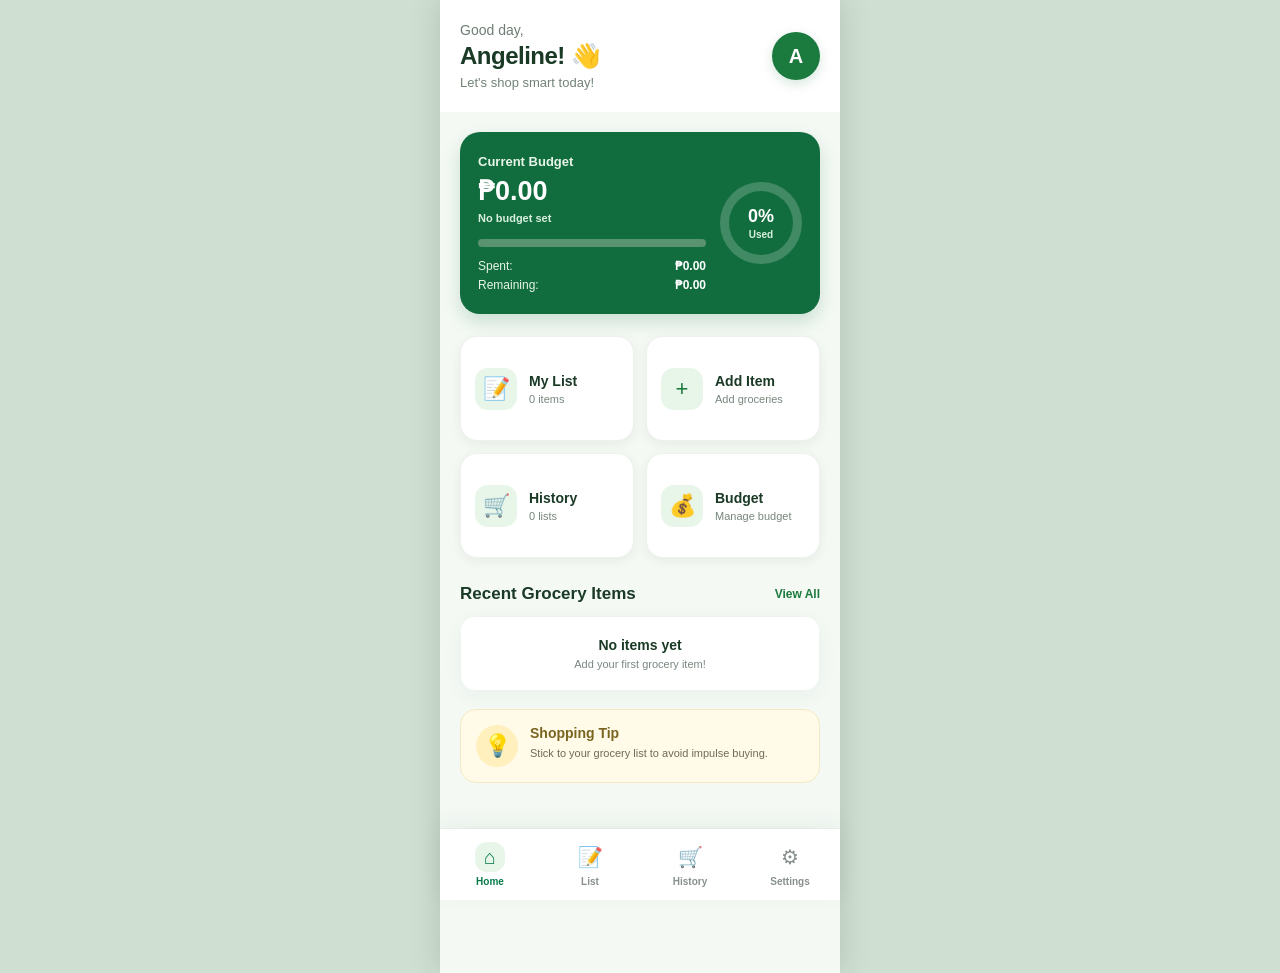
<file: home.html>
<!DOCTYPE html>
<html lang="en">

<head>
    <meta charset="UTF-8">
    <meta name="viewport" content="width=device-width, initial-scale=1.0">

    <title>GroceryMate - Home</title>

    <link rel="stylesheet" href="style.css">

    <style>
        /* =========================================================
           PHONE FRAME
        ========================================================= */

        html,
        body {
            margin: 0;
            padding: 0;
        }

        body {
            background: #cfe0d2;
            display: flex;
            justify-content: center;
        }

        .app {
            width: 100%;
            max-width: 400px;
            min-height: 100vh;
            background: #f4f9f4;
            box-shadow: 0 0 30px rgba(0, 0, 0, 0.15);
            position: relative;
        }


        /* =========================================================
           HEADER
        ========================================================= */

        .home-header {
            display: flex;
            justify-content: space-between;
            align-items: center;
            padding: 22px 20px;
            background: #ffffff;
        }

        .greeting p {
            margin: 0 0 4px;
            font-size: 14px;
            color: #6d7d72;
        }

        .greeting h1 {
            margin: 0;
            font-size: 24px;
            color: #1a3a26;
        }

        .greeting span {
            display: block;
            margin-top: 5px;
            font-size: 13px;
            color: #718276;
        }

        .profile-picture {
            width: 48px;
            height: 48px;
            border-radius: 50%;
            background: #e8f5e9;
            display: flex;
            align-items: center;
            justify-content: center;
            font-size: 25px;
        }



        /* PROFILE INITIAL */
        .profile-picture{width:48px;height:48px;border:none;border-radius:50%;background:#1b7a3d;color:#fff;display:flex;align-items:center;justify-content:center;font-size:20px;font-weight:800;text-transform:uppercase;cursor:pointer;flex-shrink:0;box-shadow:0 4px 12px rgba(27,122,61,.18)}
        .profile-picture:active{transform:scale(.96)}
        html.dark-theme .profile-picture,body.dark-theme .profile-picture{background:#65c98b!important;color:#142019!important}
        .create-profile-banner{display:none;align-items:center;gap:12px;background:#fff;border:1px solid #dfece2;border-radius:17px;padding:14px;margin-bottom:18px;box-shadow:0 3px 12px rgba(0,0,0,.05)}
        .create-profile-banner.show{display:flex}
        .create-profile-banner .banner-icon{width:42px;height:42px;border-radius:13px;background:#e8f5e9;color:#1b7a3d;display:flex;align-items:center;justify-content:center;font-size:20px;flex-shrink:0}
        .create-profile-banner .banner-text{flex:1;min-width:0}
        .create-profile-banner strong{display:block;color:#1a3a26;font-size:13px}
        .create-profile-banner span{display:block;color:#7a887e;font-size:11px;margin-top:3px}
        .create-profile-banner button{border:none;background:#1b7a3d;color:#fff;padding:9px 11px;border-radius:10px;font-size:11px;font-weight:700;cursor:pointer}
        html.dark-theme .create-profile-banner,body.dark-theme .create-profile-banner{background:#202821;border-color:#303b33}
        html.dark-theme .create-profile-banner strong,body.dark-theme .create-profile-banner strong{color:#f1f5f2}
        html.dark-theme .create-profile-banner span,body.dark-theme .create-profile-banner span{color:#aab7ae}

        /* =========================================================
           HOME CONTENT
        ========================================================= */

        .home-content {
            padding: 20px;
            padding-bottom: 100px;
        }


        /* =========================================================
           BUDGET CARD
        ========================================================= */

        .budget-card-home {
            display: flex;
            justify-content: space-between;
            align-items: center;
            background: #126d3e;
            color: #ffffff;
            border-radius: 20px;
            padding: 22px 18px;
            margin-bottom: 22px;
            box-shadow: 0 8px 18px rgba(18, 109, 62, 0.18);
        }

        .budget-left {
            flex: 1;
            min-width: 0;
        }

        .budget-left > p {
            margin: 0 0 6px;
            font-size: 13px;
            font-weight: 600;
            color: #e8f5e9;
        }

        .budget-left h2 {
            margin: 0;
            font-size: 27px;
            font-weight: 800;
            color: #ffffff;
        }

        .budget-period {
            margin-top: 5px;
            font-size: 11px;
            font-weight: 600;
            color: #d8f0df;
        }

        .budget-progress-line {
            width: 100%;
            height: 8px;
            background: #5a936f;
            border-radius: 20px;
            margin: 15px 0 11px;
            overflow: hidden;
        }

        .budget-progress-fill {
            height: 100%;
            width: 0%;
            background: #ffffff;
            border-radius: 20px;
            transition: width 0.3s ease;
        }

        .budget-details {
            display: flex;
            flex-direction: column;
            gap: 5px;
            font-size: 12px;
        }

        .budget-details > span {
            display: flex;
            justify-content: space-between;
            align-items: center;
            color: #e8f5e9;
        }

        .budget-details strong {
            color: #ffffff;
            font-size: 12px;
            font-weight: 800;
        }


        /* =========================================================
           PERCENTAGE CIRCLE
        ========================================================= */

        .budget-circle-home {
            width: 82px;
            height: 82px;
            border-radius: 50%;
            background: conic-gradient(
                #ffffff 0deg,
                #ffffff 0deg,
                #5a936f 0deg
            );
            display: flex;
            align-items: center;
            justify-content: center;
            flex-shrink: 0;
            margin-left: 14px;
        }

        .circle-inner {
            width: 64px;
            height: 64px;
            border-radius: 50%;
            background: #126d3e;
            display: flex;
            flex-direction: column;
            align-items: center;
            justify-content: center;
        }

        .circle-inner strong {
            color: #ffffff;
            font-size: 18px;
            font-weight: 800;
            line-height: 1;
        }

        .circle-inner small {
            margin-top: 4px;
            font-size: 10px;
            font-weight: 600;
            color: #d8f0df;
        }


        /* =========================================================
           QUICK ACTIONS
        ========================================================= */

        .quick-actions {
            display: grid;
            grid-template-columns: 1fr 1fr;
            gap: 12px;
            margin-bottom: 26px;
        }

        .action-card {
            border: none;
            background: #ffffff;
            border-radius: 17px;
            padding: 17px 14px;
            display: flex;
            align-items: center;
            gap: 12px;
            text-align: left;
            cursor: pointer;
            box-shadow: 0 3px 12px rgba(0, 0, 0, 0.06);
            border: 1px solid #edf2ed;
        }

        .action-card:active {
            transform: scale(0.98);
        }

        .action-icon {
            width: 42px;
            height: 42px;
            border-radius: 13px;
            background: #e8f5e9;
            color: #1b7a3d;
            display: flex;
            align-items: center;
            justify-content: center;
            font-size: 22px;
            flex-shrink: 0;
        }

        .action-card h3 {
            margin: 0;
            color: #1a3a26;
            font-size: 14px;
        }

        .action-card p {
            margin: 4px 0 0;
            color: #78877c;
            font-size: 11px;
        }


        /* =========================================================
           RECENT SECTION
        ========================================================= */

        .recent-section {
            margin-top: 5px;
        }

        .section-heading {
            display: flex;
            align-items: center;
            justify-content: space-between;
            margin-bottom: 12px;
        }

        .section-heading h2 {
            margin: 0;
            color: #1a3a26;
            font-size: 17px;
        }

        .section-heading button {
            border: none;
            background: transparent;
            color: #1b7a3d;
            font-size: 12px;
            font-weight: 700;
            cursor: pointer;
        }

        .recent-list {
            display: flex;
            flex-direction: column;
            gap: 9px;
        }

        .recent-item {
            display: flex;
            align-items: center;
            gap: 11px;
            background: #ffffff;
            padding: 13px;
            border-radius: 15px;
            border: 1px solid #edf2ed;
        }

        .recent-icon {
            width: 40px;
            height: 40px;
            border-radius: 12px;
            background: #eef7ef;
            display: flex;
            align-items: center;
            justify-content: center;
            font-size: 20px;
            flex-shrink: 0;
        }

        .recent-info {
            flex: 1;
            min-width: 0;
        }

        .recent-info h3 {
            margin: 0;
            font-size: 14px;
            color: #1a3a26;
            white-space: nowrap;
            overflow: hidden;
            text-overflow: ellipsis;
        }

        .recent-info p {
            margin: 4px 0 0;
            font-size: 11px;
            color: #7a887e;
        }

        .recent-item > strong {
            font-size: 13px;
            color: #1b7a3d;
        }


        /* =========================================================
           SHOPPING TIP
        ========================================================= */

        .shopping-tip {
            display: flex;
            gap: 12px;
            align-items: flex-start;
            background: #fffbe8;
            border: 1px solid #f3e9c3;
            border-radius: 16px;
            padding: 15px;
            margin-top: 18px;
        }

        .tip-icon {
            font-size: 22px;
        }

        .shopping-tip h3 {
            margin: 0 0 4px;
            font-size: 14px;
            color: #7a6420;
        }

        .shopping-tip p {
            margin: 0;
            font-size: 11px;
            line-height: 1.5;
            color: #6d6a55;
        }


        /* =========================================================
           NO ITEMS
        ========================================================= */

        .empty-recent {
            background: #ffffff;
            border-radius: 15px;
            padding: 20px;
            text-align: center;
            color: #7a887e;
            border: 1px solid #edf2ed;
        }

        .empty-recent h3 {
            margin: 0 0 5px;
            font-size: 14px;
            color: #1a3a26;
        }

        .empty-recent p {
            margin: 0;
            font-size: 11px;
        }


        /* =========================================================
           MOBILE
        ========================================================= */

        @media (max-width: 420px) {

            body {
                background: #f4f9f4;
            }

            .app {
                box-shadow: none;
            }
        }


        /* =========================================================
           DARK THEME
        ========================================================= */

        html.dark-theme,
        html.dark-theme body,
        body.dark-theme {
            background: #111714;
        }

        html.dark-theme .app,
        body.dark-theme .app {
            background: #171d19 !important;
            color: #f1f5f2 !important;
        }

        html.dark-theme .home-header,
        body.dark-theme .home-header {
            background: #1b221e !important;
            border-bottom: 1px solid #2b352e !important;
        }

        html.dark-theme .greeting p,
        html.dark-theme .greeting span,
        body.dark-theme .greeting p,
        body.dark-theme .greeting span {
            color: #aab7ae !important;
        }

        html.dark-theme .greeting h1,
        html.dark-theme .section-heading h2,
        html.dark-theme .action-card h3,
        html.dark-theme .recent-info h3,
        html.dark-theme .empty-recent h3,
        body.dark-theme .greeting h1,
        body.dark-theme .section-heading h2,
        body.dark-theme .action-card h3,
        body.dark-theme .recent-info h3,
        body.dark-theme .empty-recent h3 {
            color: #f1f5f2 !important;
        }

        html.dark-theme .profile-picture,
        body.dark-theme .profile-picture {
            background: #29362e !important;
        }

        html.dark-theme .action-card,
        html.dark-theme .recent-item,
        html.dark-theme .empty-recent,
        body.dark-theme .action-card,
        body.dark-theme .recent-item,
        body.dark-theme .empty-recent {
            background: #202821 !important;
            border-color: #303b33 !important;
            color: #f1f5f2 !important;
            box-shadow: 0 3px 12px rgba(0, 0, 0, 0.20);
        }

        html.dark-theme .action-icon,
        html.dark-theme .recent-icon,
        body.dark-theme .action-icon,
        body.dark-theme .recent-icon {
            background: #29382e !important;
            color: #65c98b !important;
        }

        html.dark-theme .action-card p,
        html.dark-theme .recent-info p,
        html.dark-theme .empty-recent,
        html.dark-theme .shopping-tip p,
        body.dark-theme .action-card p,
        body.dark-theme .recent-info p,
        body.dark-theme .empty-recent,
        body.dark-theme .shopping-tip p {
            color: #aab7ae !important;
        }

        html.dark-theme .recent-item > strong,
        html.dark-theme .section-heading button,
        body.dark-theme .recent-item > strong,
        body.dark-theme .section-heading button {
            color: #65c98b !important;
        }

        html.dark-theme .shopping-tip,
        body.dark-theme .shopping-tip {
            background: #2b2a1f !important;
            border-color: #514d31 !important;
        }

        html.dark-theme .shopping-tip h3,
        body.dark-theme .shopping-tip h3 {
            color: #e1ce70 !important;
        }

        html.dark-theme .budget-card-home,
        body.dark-theme .budget-card-home {
            box-shadow: 0 8px 18px rgba(0, 0, 0, 0.28);
        }

        @media (max-width: 420px) {

            html.dark-theme body {
                background: #171d19;
            }
        }
    
        /* =========================================================
           HOME BOTTOM NAVIGATION
        ========================================================= */

        .home-bottom-navigation {
            position: fixed;
            bottom: 0;
            left: 50%;
            transform: translateX(-50%);
            width: 100%;
            max-width: 400px;
            height: 72px;
            background: rgba(255, 255, 255, 0.98);
            border-top: 1px solid #e7ebe6;
            display: flex;
            justify-content: center;
            z-index: 1000;
            box-shadow: 0 -5px 20px rgba(30, 70, 45, 0.06);
        }

        .home-bottom-nav-item {
            flex: 1;
            max-width: none;
            border: none;
            background: transparent;
            color: #87908b;
            display: flex;
            flex-direction: column;
            align-items: center;
            justify-content: center;
            gap: 4px;
            cursor: pointer;
            font-family: Arial, Helvetica, sans-serif;
            -webkit-tap-highlight-color: transparent;
        }

        .home-bottom-nav-item .nav-icon {
            width: 30px;
            height: 30px;
            border-radius: 12px;
            display: flex;
            align-items: center;
            justify-content: center;
            font-size: 20px;
            line-height: 1;
        }

        .home-bottom-nav-item small {
            font-size: 10px;
            font-weight: 600;
        }

        .home-bottom-nav-item.active {
            color: #087c4b;
        }

        .home-bottom-nav-item.active .nav-icon {
            background: #e8f5e9;
        }

        .home-bottom-nav-item:active {
            transform: scale(0.96);
        }

        /* Keep the last part of Home content above the fixed navigation */
        .home-content {
            padding-bottom: 100px;
        }

        @media (max-width: 420px) {
            .home-bottom-navigation {
                width: 100%;
            }
        }

        /* Dark theme */
        html.dark-theme .home-bottom-navigation,
        body.dark-theme .home-bottom-navigation {
            background: rgba(27, 34, 30, 0.98);
            border-top-color: #2b352e;
        }

        html.dark-theme .home-bottom-nav-item,
        body.dark-theme .home-bottom-nav-item {
            color: #aab7ae;
        }

        html.dark-theme .home-bottom-nav-item.active,
        body.dark-theme .home-bottom-nav-item.active {
            color: #65c98b;
        }

        html.dark-theme .home-bottom-nav-item.active .nav-icon,
        body.dark-theme .home-bottom-nav-item.active .nav-icon {
            background: #29382e;
        }

    </style>


    <!-- =========================================================
         APPLY SAVED THEME BEFORE PAGE LOAD
    ========================================================= -->

    <script>

        (function applySavedTheme() {

            function applyTheme(theme) {

                const isDark =
                    theme === "dark" ||
                    theme === "Dark" ||
                    theme === "DARK";

                document.documentElement.classList.toggle(
                    "dark-theme",
                    isDark
                );
            }


            const savedTheme =
                localStorage.getItem("groceryTheme") ||
                localStorage.getItem("appTheme") ||
                localStorage.getItem("theme") ||
                "light";


            applyTheme(savedTheme);


            window.addEventListener(
                "storage",
                function (event) {

                    if (
                        event.key === "groceryTheme" ||
                        event.key === "appTheme" ||
                        event.key === "theme"
                    ) {

                        applyTheme(
                            event.newValue || "light"
                        );
                    }
                }
            );


            window.addEventListener(
                "groceryThemeChanged",
                function (event) {

                    applyTheme(
                        event.detail ||
                        localStorage.getItem("groceryTheme") ||
                        "light"
                    );

                }
            );

            // Re-apply the saved theme whenever Home becomes visible.
            // This keeps Home synchronized with the Settings page.
            window.addEventListener(
                "pageshow",
                function () {

                    applyTheme(
                        localStorage.getItem("groceryTheme") ||
                        "light"
                    );

                }
            );

        })();

    </script>

</head>


<body>

<div class="app">

    <!-- =========================================================
         HEADER
    ========================================================= -->

    <header class="home-header">

        <div class="greeting">

            <p>Good day,</p>

            <h1>Angeline! 👋</h1>

            <span>Let's shop smart today!</span>

        </div>


        <button class="profile-picture" id="homeProfileInitial" type="button" onclick="openSettings()" aria-label="Profile">G</button>

    </header>


    <!-- =========================================================
         MAIN CONTENT
    ========================================================= -->

    <main class="home-content">



        <section class="create-profile-banner" id="createProfileBanner">
            <div class="banner-icon">👤</div>
            <div class="banner-text">
                <strong>Create your profile</strong>
                <span>Add your name to personalize GroceryMate.</span>
            </div>
            <button type="button" onclick="openSettings()">Create</button>
        </section>

        <!-- =====================================================
             BUDGET CARD
        ====================================================== -->

        <section class="budget-card-home">

            <div class="budget-left">

                <p>Current Budget</p>

                <h2 id="currentBudget">
                    ₱0.00
                </h2>

                <div
                    id="budgetPeriod"
                    class="budget-period">
                    No budget set
                </div>


                <div class="budget-progress-line">

                    <div
                        id="budgetProgress"
                        class="budget-progress-fill">
                    </div>

                </div>


                <div class="budget-details">

                    <span>

                        <span>Spent:</span>

                        <strong id="spentAmount">
                            ₱0.00
                        </strong>

                    </span>


                    <span>

                        <span>Remaining:</span>

                        <strong id="remainingAmount">
                            ₱0.00
                        </strong>

                    </span>

                </div>

            </div>


            <div
                class="budget-circle-home"
                id="budgetCircle">

                <div class="circle-inner">

                    <strong id="budgetPercent">
                        0%
                    </strong>

                    <small>
                        Used
                    </small>

                </div>

            </div>

        </section>


        <!-- =====================================================
             QUICK ACTIONS
        ====================================================== -->

        <section class="quick-actions">


            <!-- MY LIST -->

            <button
                class="action-card list-action"
                onclick="openList()">

                <div class="action-icon">
                    📝
                </div>

                <div>

                    <h3>My List</h3>

                    <p id="itemCount">
                        0 items
                    </p>

                </div>

            </button>


            <!-- ADD ITEM -->

            <button
                class="action-card add-action"
                onclick="addItem()">

                <div class="action-icon">
                    +
                </div>

                <div>

                    <h3>Add Item</h3>

                    <p>Add groceries</p>

                </div>

            </button>


            <!-- HISTORY -->

            <button
                class="action-card history-action"
                onclick="openHistory()">

                <div class="action-icon">
                    🛒
                </div>

                <div>

                    <h3>History</h3>

                    <p id="historyCount">
                        0 lists
                    </p>

                </div>

            </button>


            <!-- BUDGET -->

            <button
                class="action-card budget-action"
                onclick="openBudget()">

                <div class="action-icon">
                    💰
                </div>

                <div>

                    <h3>Budget</h3>

                    <p>Manage budget</p>

                </div>

            </button>

        </section>


        <!-- =====================================================
             RECENT ITEMS
        ====================================================== -->

        <section class="recent-section">

            <div class="section-heading">

                <h2>
                    Recent Grocery Items
                </h2>

                <button onclick="openList()">
                    View All
                </button>

            </div>


            <div
                class="recent-list"
                id="recentList">
            </div>

        </section>


        <!-- =====================================================
             SHOPPING TIP
        ====================================================== -->

        <section class="shopping-tip">

            <div class="tip-icon">
                💡
            </div>

            <div>

                <h3>
                    Shopping Tip
                </h3>

                <p>
                    Stick to your grocery list
                    to avoid impulse buying.
                </p>

            </div>

        </section>

    </main>


    <!-- =========================================================
         HOME BOTTOM NAVIGATION
         Home | List | History | Settings
    ========================================================== -->

    <nav class="home-bottom-navigation" aria-label="Main navigation">

        <button
            class="home-bottom-nav-item active"
            type="button"
            aria-label="Home"
            aria-current="page"
            onclick="goHome()">

            <span class="nav-icon">⌂</span>
            <small>Home</small>

        </button>


        <button
            class="home-bottom-nav-item"
            type="button"
            aria-label="List"
            onclick="openList()">

            <span class="nav-icon">📝</span>
            <small>List</small>

        </button>


        <button
            class="home-bottom-nav-item"
            type="button"
            aria-label="History"
            onclick="openHistory()">

            <span class="nav-icon">🛒</span>
            <small>History</small>

        </button>


        <button
            class="home-bottom-nav-item"
            type="button"
            aria-label="Settings"
            onclick="openSettings()">

            <span class="nav-icon">⚙</span>
            <small>Settings</small>

        </button>

    </nav>


</div>


<script>

    /* =========================================================
       LOCAL DEVICE USER + PROFILE
========================================================= */

    const PROFILE_KEY = "groceryMateProfile";

    function getSavedProfile() {
        try {
            return JSON.parse(localStorage.getItem(PROFILE_KEY)) || null;
        } catch (error) {
            return null;
        }
    }

    function getCurrentUser() {
        let user = null;

        try {
            user = JSON.parse(localStorage.getItem("currentUser"));
        } catch (error) {
            user = null;
        }

        const profile = getSavedProfile();

        if (!user || !user.id) {
            user = {
                id: "local-device-user",
                name: profile?.name || "",
                email: profile?.email || "",
                phone: profile?.phone || ""
            };
        }

        if (profile) {
            user.name = profile.name || "";
            user.email = profile.email || "";
            user.phone = profile.phone || "";
        }

        localStorage.setItem("currentUser", JSON.stringify(user));
        return user;
    }


    const currentUser = getCurrentUser();


    /* =========================================================
       USER-SPECIFIC STORAGE KEYS
    ========================================================= */

    const ITEMS_KEY =
        `groceryItems_${currentUser.id}`;

    const BUDGET_KEY =
        `groceryBudget_${currentUser.id}`;

    const HISTORY_KEY =
        `groceryHistory_${currentUser.id}`;



    /* =========================================================
       LOAD GROCERY ITEMS
    ========================================================= */

    let groceryItems =
        JSON.parse(
            localStorage.getItem(ITEMS_KEY)
        ) || [];



    /* =========================================================
       DISPLAY USER NAME + PROFILE INITIAL
    ========================================================= */

    function getDisplayName() {
        const profile = getSavedProfile();

        return String(
            profile?.name ||
            currentUser.fullName ||
            currentUser.name ||
            currentUser.username ||
            ""
        ).trim();
    }

    function getFirstName() {
        const fullName = getDisplayName();
        return fullName ? fullName.split(/\s+/)[0] : "";
    }

    function updateProfileOnHome() {
        const firstName = getFirstName();
        const initial = firstName ? firstName.charAt(0).toUpperCase() : "G";

        const nameElement = document.querySelector(".greeting h1");
        const avatar = document.getElementById("homeProfileInitial");
        const banner = document.getElementById("createProfileBanner");

        if (nameElement) {
            nameElement.textContent = firstName ? `${firstName}! 👋` : "Welcome! 👋";
        }

        if (avatar) {
            avatar.textContent = initial;
            avatar.setAttribute("aria-label", firstName ? `${getDisplayName()} profile` : "Create Profile");
        }

        if (banner) {
            banner.classList.toggle("show", !firstName);
        }
    }


    /* =========================================================
       LOAD BUDGET
    ========================================================= */

    function loadHomeBudget() {

        const savedBudget =
            JSON.parse(
                localStorage.getItem(
                    BUDGET_KEY
                )
            );


        const budget =
            savedBudget
                ? Number(savedBudget.amount) || 0
                : 0;


        const period =
            savedBudget &&
            savedBudget.period
                ? savedBudget.period
                : "No budget set";



        /* CURRENT BUDGET */

        document.getElementById(
            "currentBudget"
        ).textContent =

            `₱${budget.toLocaleString(
                "en-PH",
                {
                    minimumFractionDigits: 2,
                    maximumFractionDigits: 2
                }
            )}`;



        /* BUDGET PERIOD */

        document.getElementById(
            "budgetPeriod"
        ).textContent = period;



        /* =====================================================
           CALCULATE SPENT
           ONLY PURCHASED ITEMS
        ===================================================== */

        const spent =
            groceryItems.reduce(
                (total, item) => {

                    if (
                        item.purchased === true
                    ) {

                        const quantity =
                            Number(
                                item.quantity
                            ) || 0;


                        const price =
                            Number(
                                item.price
                            ) || 0;


                        return total +
                            (
                                quantity *
                                price
                            );

                    }


                    return total;

                },
                0
            );



        /* =====================================================
           REMAINING
        ===================================================== */

        const remaining =
            budget - spent;



        /* =====================================================
           PERCENT USED
        ===================================================== */

        let percentage = 0;


        if (budget > 0) {

            percentage =
                (spent / budget) * 100;

        }


        const displayPercentage =
            Math.min(
                Math.max(
                    percentage,
                    0
                ),
                100
            );



        /* =====================================================
           DISPLAY SPENT
        ===================================================== */

        document.getElementById(
            "spentAmount"
        ).textContent =

            `₱${spent.toLocaleString(
                "en-PH",
                {
                    minimumFractionDigits: 2,
                    maximumFractionDigits: 2
                }
            )}`;



        /* =====================================================
           DISPLAY REMAINING
        ===================================================== */

        document.getElementById(
            "remainingAmount"
        ).textContent =

            `₱${remaining.toLocaleString(
                "en-PH",
                {
                    minimumFractionDigits: 2,
                    maximumFractionDigits: 2
                }
            )}`;



        /* =====================================================
           DISPLAY PERCENTAGE
        ===================================================== */

        document.getElementById(
            "budgetPercent"
        ).textContent =

            `${Math.round(
                percentage
            )}%`;



        /* =====================================================
           PROGRESS BAR
        ===================================================== */

        document.getElementById(
            "budgetProgress"
        ).style.width =

            `${displayPercentage}%`;



        /* =====================================================
           CIRCLE PROGRESS
        ===================================================== */

        const circle =
            document.getElementById(
                "budgetCircle"
            );


        const degrees =
            displayPercentage * 3.6;


        circle.style.background =

            `conic-gradient(
                #ffffff ${degrees}deg,
                rgba(255,255,255,0.20) ${degrees}deg
            )`;

    }



    /* =========================================================
       RENDER RECENT ITEMS
    ========================================================= */

    function renderRecentItems() {

        const container =
            document.getElementById(
                "recentList"
            );


        const itemCount =
            document.getElementById(
                "itemCount"
            );


        const count =
            groceryItems.length;


        itemCount.textContent =
            `${count} item${
                count !== 1
                    ? "s"
                    : ""
            }`;



        /* EMPTY */

        if (count === 0) {

            container.innerHTML = `

                <div class="empty-recent">

                    <h3>
                        No items yet
                    </h3>

                    <p>
                        Add your first grocery item!
                    </p>

                </div>

            `;

            return;

        }



        /* LAST 3 ITEMS */

        const recentItems =
            groceryItems
                .slice(-3)
                .reverse();


        container.innerHTML = "";


        recentItems.forEach(
            item => {

                const quantity =
                    Number(
                        item.quantity
                    ) || 0;


                const price =
                    Number(
                        item.price
                    ) || 0;


                const total =
                    quantity * price;


                container.innerHTML += `

                    <div class="recent-item">

                        <div class="recent-icon">
                            ${item.icon || "🛒"}
                        </div>


                        <div class="recent-info">

                            <h3>
                                ${escapeHTML(
                                    item.name ||
                                    "Unnamed Item"
                                )}
                            </h3>


                            <p>

                                ${quantity}

                                ${escapeHTML(
                                    item.unit ||
                                    "pcs"
                                )}

                                × ₱${price.toFixed(2)}

                            </p>

                        </div>


                        <strong>
                            ₱${total.toFixed(2)}
                        </strong>

                    </div>

                `;

            }
        );

    }



    /* =========================================================
       LOAD HISTORY COUNT
    ========================================================= */

    function loadHistoryCount() {

        const history =
            JSON.parse(
                localStorage.getItem(
                    HISTORY_KEY
                )
            ) || [];


        const historyCount =
            document.getElementById(
                "historyCount"
            );


        historyCount.textContent =
            `${history.length} list${
                history.length !== 1
                    ? "s"
                    : ""
            }`;

    }



    /* =========================================================
       ESCAPE HTML
    ========================================================= */

    function escapeHTML(text) {

        const div =
            document.createElement(
                "div"
            );


        div.textContent = text;


        return div.innerHTML;

    }



    /* =========================================================
       NAVIGATION
       NO LOGIN REQUIRED
    ========================================================= */


    function goHome() {

        window.location.href =
            "home.html";

    }


    function addItem() {

        window.location.href =
            "add-item.html";

    }


    function openList() {

        window.location.href =
            "grocery-list.html";

    }


    function openHistory() {

        window.location.href =
            "history.html";

    }


    function openBudget() {

        window.location.href =
            "set-budget.html";

    }


    function openSettings() {

        window.location.href =
            "settings.html";

    }



    /* =========================================================
       INITIAL LOAD
    ========================================================= */

    updateProfileOnHome();

    updateProfileOnHome();
    loadHomeBudget();

    renderRecentItems();

    loadHistoryCount();



    /* =========================================================
       UPDATE WHEN RETURNING TO HOME
    ========================================================= */

    window.addEventListener(
        "pageshow",
        function () {

            groceryItems =
                JSON.parse(
                    localStorage.getItem(
                        ITEMS_KEY
                    )
                ) || [];


            updateProfileOnHome();

            loadHomeBudget();

            renderRecentItems();

            loadHistoryCount();

        }
    );

</script>

</body>

</html>
</file>
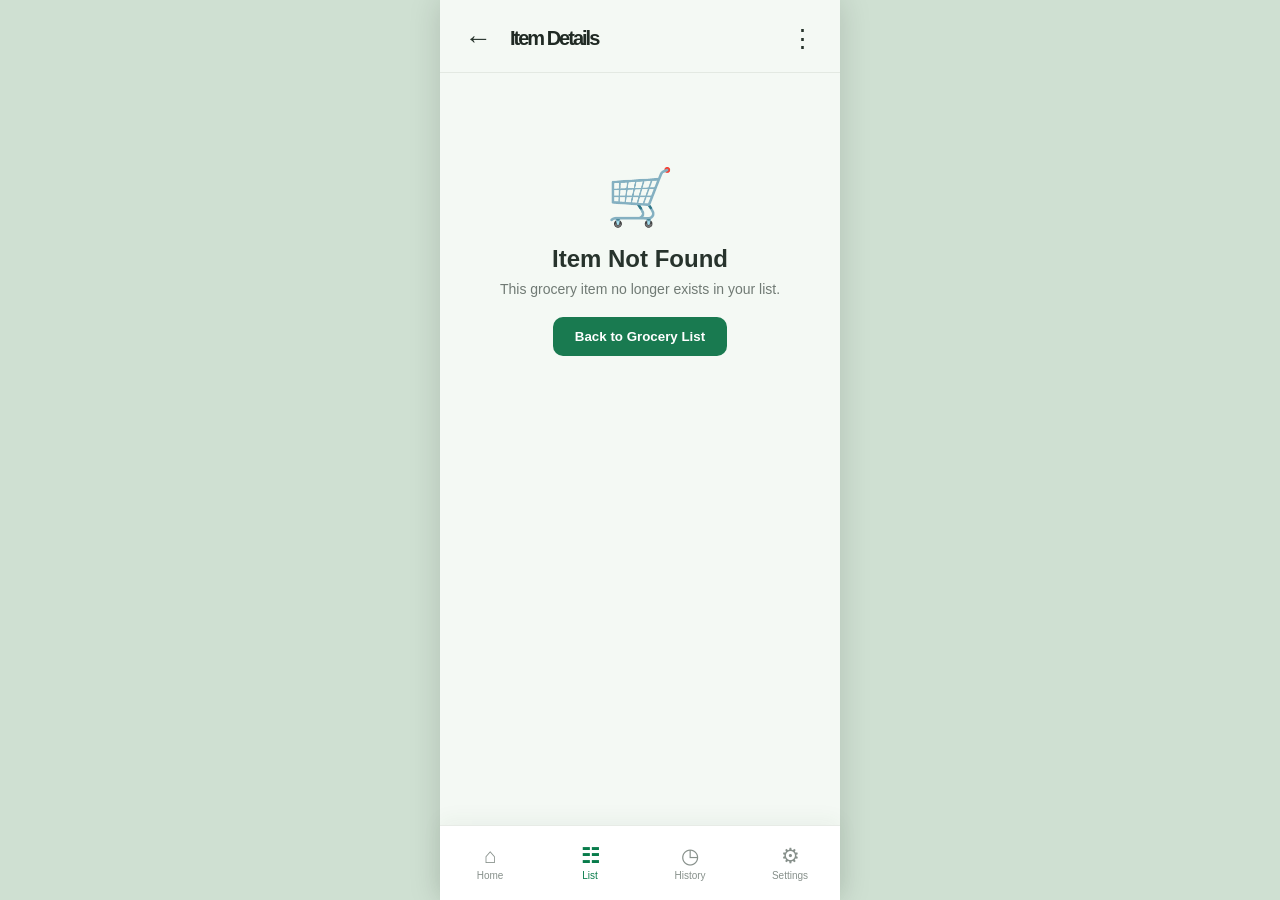
<file: item-details.html>
<!DOCTYPE html>
<html lang="en">

<head>

    <meta charset="UTF-8">

    <meta
        name="viewport"
        content="width=device-width, initial-scale=1.0">

    <title>GroceryMate - Item Details</title>

    <link
        rel="stylesheet"
        href="style.css">

    <style>

        /* =========================================================
           PHONE FRAME
        ========================================================= */

        html,
        body {

            margin: 0;
            padding: 0;

        }


        body {

            background: #cfe0d2;

            display: flex;

            justify-content: center;

            min-height: 100vh;

        }


        .app {

            width: 100%;

            max-width: 400px;

            min-height: 100vh;

            background: #f4f9f4;

            box-shadow:
                0 0 30px
                rgba(0, 0, 0, 0.15);

            position: relative;

        }


        /* =========================================================
           ITEM DETAILS HEADER
        ========================================================= */

        .details-header {

            display: flex;

            align-items: center;

            justify-content: space-between;

            padding: 18px 18px 14px;

            background: #f4f9f4;

            border-bottom:
                1px solid #e3e9e2;

            position: sticky;

            top: 0;

            z-index: 10;

        }


        .details-header-left {

            display: flex;

            align-items: center;

            gap: 12px;

        }


        .details-header h1 {

            font-size: 20px;

            color: #202a24;

            margin: 0;

        }


        .back-button {

            width: 40px;

            height: 40px;

            border: none;

            background: transparent;

            font-size: 27px;

            color: #26332b;

            cursor: pointer;

            display: flex;

            align-items: center;

            justify-content: center;

        }


        .more-button {

            width: 40px;

            height: 40px;

            border: none;

            background: transparent;

            font-size: 25px;

            color: #26332b;

            cursor: pointer;

        }


        /* =========================================================
           MAIN CONTENT
        ========================================================= */

        .details-content {

            padding: 22px 20px 120px;

        }


        /* =========================================================
           ITEM HERO
        ========================================================= */

        .item-hero {

            text-align: center;

            margin-bottom: 25px;

        }


        .large-item-icon {

            width: 90px;

            height: 90px;

            margin: 0 auto 15px;

            border-radius: 50%;

            background: #e6f1df;

            display: flex;

            align-items: center;

            justify-content: center;

            font-size: 48px;

            border:
                1px solid #d6e6d0;

        }


        .item-hero h2 {

            margin: 0;

            font-size: 24px;

            color: #202a24;

            font-weight: 700;

        }


        .item-category {

            margin-top: 7px;

            font-size: 13px;

            color: #6a756e;

        }


        /* =========================================================
           DETAILS CARD
        ========================================================= */

        .details-card {

            background: #ffffff;

            border-radius: 18px;

            padding: 8px 18px;

            box-shadow:
                0 4px 15px
                rgba(31, 62, 42, 0.07);

            border:
                1px solid #e5ebe4;

        }


        .detail-row {

            display: flex;

            align-items: center;

            justify-content: space-between;

            min-height: 58px;

            border-bottom:
                1px solid #edf1ed;

            gap: 15px;

        }


        .detail-row:last-child {

            border-bottom: none;

        }


        .detail-label {

            color: #68736c;

            font-size: 14px;

        }


        .detail-value {

            color: #202a24;

            font-size: 14px;

            font-weight: 600;

            text-align: right;

            word-break: break-word;

        }


        .detail-total {

            color: #16784f;

            font-size: 17px;

            font-weight: 700;

        }


        /* =========================================================
           NOTE
        ========================================================= */

        .note-card {

            margin-top: 18px;

            background: #f1f7ec;

            border-radius: 16px;

            padding: 16px 18px;

            border:
                1px solid #dcebd5;

        }


        .note-title {

            display: flex;

            align-items: center;

            gap: 8px;

            font-size: 14px;

            font-weight: 700;

            color: #35433a;

            margin-bottom: 8px;

        }


        .note-text {

            font-size: 14px;

            line-height: 1.5;

            color: #626d66;

        }


        /* =========================================================
           STATUS
        ========================================================= */

        .status-card {

            margin-top: 18px;

            display: flex;

            align-items: center;

            justify-content: space-between;

            background: #ffffff;

            padding: 15px 18px;

            border-radius: 16px;

            border:
                1px solid #e5ebe4;

        }


        .status-label {

            color: #68736c;

            font-size: 14px;

        }


        .status-badge {

            padding: 7px 12px;

            border-radius: 20px;

            font-size: 12px;

            font-weight: 700;

        }


        .status-badge.to-buy {

            background: #fff2d9;

            color: #9a6a00;

        }


        .status-badge.purchased {

            background: #def3e6;

            color: #197448;

        }


        /* =========================================================
           ACTION BUTTONS
        ========================================================= */

        .details-actions {

            display: flex;

            gap: 12px;

            margin-top: 25px;

        }


        .details-action-button {

            flex: 1;

            height: 50px;

            border-radius: 12px;

            font-size: 15px;

            font-weight: 700;

            cursor: pointer;

        }


        .edit-button {

            background: #ffffff;

            color: #187550;

            border:
                2px solid #187550;

        }


        .edit-button:hover {

            background: #eef8f1;

        }


        .delete-button {

            background: #ffe4e4;

            color: #c83c3c;

            border:
                2px solid #f1a6a6;

        }


        .delete-button:hover {

            background: #ffd6d6;

        }


        /* =========================================================
           ERROR / EMPTY STATE
        ========================================================= */

        .details-empty {

            text-align: center;

            padding: 70px 20px;

        }


        .details-empty-icon {

            font-size: 55px;

            margin-bottom: 15px;

        }


        .details-empty h2 {

            color: #27332c;

            margin-bottom: 8px;

        }


        .details-empty p {

            color: #707a74;

            font-size: 14px;

        }


        .back-list-button {

            margin-top: 20px;

            padding: 12px 22px;

            border: none;

            border-radius: 10px;

            background: #197a50;

            color: white;

            font-weight: 700;

            cursor: pointer;

        }


        /* =========================================================
           BOTTOM NAVIGATION
        ========================================================= */

        .bottom-navigation {

            left: 50% !important;

            right: auto !important;

            transform:
                translateX(-50%);

            width: 100%;

            max-width: 400px;

        }


        /* =========================================================
           DARK MODE
        ========================================================= */

        body.dark-mode {

            background: #111714;

        }


        body.dark-mode .app {

            background: #111714;

        }


        body.dark-mode .details-header {

            background: #111714;

            border-bottom-color: #2c3930;

        }


        body.dark-mode .details-header h1,

        body.dark-mode .back-button,

        body.dark-mode .more-button {

            color: #f0f5f1;

        }


        body.dark-mode .large-item-icon {

            background: #26382b;

            border-color: #344439;

        }


        body.dark-mode .item-hero h2 {

            color: #f0f5f1;

        }


        body.dark-mode .item-category {

            color: #aebdaf;

        }


        body.dark-mode .details-card,

        body.dark-mode .status-card {

            background: #1b241f;

            border-color: #344439;

        }


        body.dark-mode .detail-row {

            border-bottom-color: #2c3930;

        }


        body.dark-mode .detail-label,

        body.dark-mode .status-label {

            color: #aebdaf;

        }


        body.dark-mode .detail-value {

            color: #f0f5f1;

        }


        body.dark-mode .note-card {

            background: #202b23;

            border-color: #344439;

        }


        body.dark-mode .note-title {

            color: #e5eee7;

        }


        body.dark-mode .note-text {

            color: #b7c2ba;

        }


        body.dark-mode .edit-button {

            background: #1b241f;

            color: #8ee6a8;

            border-color: #4b9b68;

        }


        body.dark-mode .delete-button {

            background: #392323;

            border-color: #734141;

        }


        body.dark-mode .details-empty h2 {

            color: #f0f5f1;

        }


        body.dark-mode .details-empty p {

            color: #aeb8b0;

        }

    </style>

    <base target="_self">

</head>


<body>


    <div class="app">


        <!-- =====================================================
             HEADER
        ====================================================== -->

        <header class="details-header">


            <div class="details-header-left">


                <button
                    class="back-button"
                    onclick="goBack()"
                    aria-label="Go back">

                    ←

                </button>


                <h1>

                    Item Details

                </h1>


            </div>


            <button
                class="more-button"
                onclick="showMoreOptions()"
                aria-label="More options">

                ⋮

            </button>


        </header>


        <!-- =====================================================
             MAIN CONTENT
        ====================================================== -->

        <main class="details-content">


            <div id="itemDetails">

                <!-- Item details will be loaded here -->

            </div>


        </main>


        <!-- =====================================================
             BOTTOM NAVIGATION
        ====================================================== -->

        <nav class="bottom-navigation">


            <button
                class="bottom-nav-item"
                onclick="goHome()">

                <span>⌂</span>

                <small>
                    Home
                </small>

            </button>


            <button
                class="bottom-nav-item active"
                onclick="goList()">

                <span>☷</span>

                <small>
                    List
                </small>

            </button>


            <button
                class="bottom-nav-item"
                onclick="goHistory()">

                <span>◷</span>

                <small>
                    History
                </small>

            </button>


            <button
                class="bottom-nav-item"
                onclick="goSettings()">

                <span>⚙</span>

                <small>
                    Settings
                </small>

            </button>


        </nav>


    </div>


    <!-- =========================================================
         JAVASCRIPT
    ========================================================== -->

    <script>


        /* =========================================================
           LOCAL DEVICE USER
           
           NO LOGIN
           NO REGISTER
           NO LOGIN.HTML REDIRECT
        ========================================================= */

        function getCurrentUser() {

            let user = null;


            try {

                user =
                    JSON.parse(
                        localStorage.getItem(
                            "currentUser"
                        )
                    );

            }

            catch (error) {

                user = null;

            }


            /*
                Create a local device user automatically
                if no current user exists.
            */

            if (
                !user ||
                !user.id
            ) {

                user = {

                    id:
                        "local-device-user",

                    name:
                        "Angeline"

                };


                localStorage.setItem(

                    "currentUser",

                    JSON.stringify(user)

                );

            }


            return user;

        }


        /* =========================================================
           CURRENT USER
        ========================================================= */

        const currentUser =
            getCurrentUser();


        /* =========================================================
           USER-SPECIFIC GROCERY KEY
        ========================================================= */

        function getGroceryKey() {

            return (
                "groceryItems_" +
                currentUser.id
            );

        }


        /* =========================================================
           LOAD USER'S GROCERY ITEMS
        ========================================================= */

        function loadGroceryItems() {

            const groceryKey =
                getGroceryKey();


            const savedItems =
                localStorage.getItem(
                    groceryKey
                );


            if (!savedItems) {

                return [];

            }


            try {

                const items =
                    JSON.parse(
                        savedItems
                    );


                if (
                    Array.isArray(items)
                ) {

                    return items;

                }


                return [];

            }

            catch (error) {

                console.error(
                    "Unable to read grocery items:",
                    error
                );


                return [];

            }

        }


        /* =========================================================
           LOAD ITEMS
        ========================================================= */

        let groceryItems =
            loadGroceryItems();


        /* =========================================================
           GET ITEM ID FROM URL

           Example:
           item-details.html?id=123
        ========================================================= */

        const urlParams =
            new URLSearchParams(
                window.location.search
            );


        const itemId =
            Number(
                urlParams.get("id")
            );


        /* =========================================================
           FIND ITEM
        ========================================================= */

        const selectedItem =
            groceryItems.find(

                item =>

                    Number(item.id) ===
                    itemId

            );


        /* =========================================================
           ESCAPE HTML
        ========================================================= */

        function escapeHTML(value) {

            const div =
                document.createElement(
                    "div"
                );


            div.textContent =
                String(
                    value ?? ""
                );


            return div.innerHTML;

        }


        /* =========================================================
           DISPLAY ITEM
        ========================================================= */

        function displayItemDetails() {

            const container =
                document.getElementById(
                    "itemDetails"
                );


            /* =====================================================
               ITEM NOT FOUND
            ====================================================== */

            if (!selectedItem) {

                container.innerHTML = `

                    <div class="details-empty">

                        <div class="details-empty-icon">
                            🛒
                        </div>

                        <h2>
                            Item Not Found
                        </h2>

                        <p>
                            This grocery item no longer exists
                            in your list.
                        </p>

                        <button
                            class="back-list-button"
                            onclick="goList()">

                            Back to Grocery List

                        </button>

                    </div>

                `;


                return;

            }


            /* =====================================================
               CALCULATE TOTAL
            ====================================================== */

            const quantity =
                Number(
                    selectedItem.quantity
                ) || 0;


            const price =
                Number(
                    selectedItem.price
                ) || 0;


            const total =
                quantity * price;


            /* =====================================================
               DATA
            ====================================================== */

            const name =
                selectedItem.name ||
                "Unnamed Item";


            const unit =
                selectedItem.unit ||
                "x";


            const category =
                selectedItem.category ||
                "Other";


            const note =
                selectedItem.note ||
                "";


            const icon =
                selectedItem.icon ||
                "🛒";


            /* =====================================================
               PURCHASE STATUS
            ====================================================== */

            let statusHTML = "";


            if (
                selectedItem.purchased === true
            ) {

                statusHTML = `

                    <span class="status-badge purchased">

                        Purchased

                    </span>

                `;

            }

            else {

                statusHTML = `

                    <span class="status-badge to-buy">

                        To Buy

                    </span>

                `;

            }


            /* =====================================================
               NOTE
            ====================================================== */

            let noteHTML = "";


            if (
                note.trim() !== ""
            ) {

                noteHTML = `

                    <section class="note-card">

                        <div class="note-title">

                            📝

                            <span>
                                Note
                            </span>

                        </div>

                        <div class="note-text">

                            ${escapeHTML(note)}

                        </div>

                    </section>

                `;

            }

            else {

                noteHTML = `

                    <section class="note-card">

                        <div class="note-title">

                            📝

                            <span>
                                Note
                            </span>

                        </div>

                        <div class="note-text">

                            No note added.

                        </div>

                    </section>

                `;

            }


            /* =====================================================
               FINAL HTML
            ====================================================== */

            container.innerHTML = `

                <!-- ITEM HERO -->

                <section class="item-hero">

                    <div class="large-item-icon">

                        ${escapeHTML(icon)}

                    </div>


                    <h2>

                        ${escapeHTML(name)}

                    </h2>


                    <div class="item-category">

                        ${escapeHTML(category)}

                    </div>

                </section>


                <!-- ITEM INFORMATION -->

                <section class="details-card">


                    <!-- QUANTITY -->

                    <div class="detail-row">

                        <span class="detail-label">

                            Quantity

                        </span>


                        <span class="detail-value">

                            ${quantity}

                            ${escapeHTML(unit)}

                        </span>

                    </div>


                    <!-- PRICE PER UNIT -->

                    <div class="detail-row">

                        <span class="detail-label">

                            Price per Unit

                        </span>


                        <span class="detail-value">

                            ₱${price.toFixed(2)}

                        </span>

                    </div>


                    <!-- TOTAL PRICE -->

                    <div class="detail-row">

                        <span class="detail-label">

                            Total Price

                        </span>


                        <span class="detail-value detail-total">

                            ₱${total.toFixed(2)}

                        </span>

                    </div>


                    <!-- CATEGORY -->

                    <div class="detail-row">

                        <span class="detail-label">

                            Category

                        </span>


                        <span class="detail-value">

                            ${escapeHTML(category)}

                        </span>

                    </div>


                </section>


                <!-- NOTE -->

                ${noteHTML}


                <!-- STATUS -->

                <section class="status-card">

                    <span class="status-label">

                        Shopping Status

                    </span>


                    ${statusHTML}

                </section>


                <!-- ACTION BUTTONS -->

                <div class="details-actions">


                    <button
                        class="details-action-button edit-button"
                        onclick="editItem()">

                        Edit

                    </button>


                    <button
                        class="details-action-button delete-button"
                        onclick="deleteItem()">

                        Delete

                    </button>


                </div>

            `;

        }


        /* =========================================================
           EDIT ITEM
        ========================================================= */

        function editItem() {

            if (!selectedItem) {

                return;

            }


            /*
                Pass the item ID to add-item.html
                so the existing item can be edited.
            */

            window.location.href =
                "add-item.html?id=" +
                encodeURIComponent(
                    selectedItem.id
                );

        }


        /* =========================================================
           DELETE ITEM
        ========================================================= */

        function deleteItem() {

            if (!selectedItem) {

                return;

            }


            const confirmDelete =
                confirm(

                    `Delete "${selectedItem.name}" from your grocery list?`

                );


            if (!confirmDelete) {

                return;

            }


            groceryItems =
                groceryItems.filter(

                    item =>

                        Number(item.id) !==
                        Number(selectedItem.id)

                );


            /*
                Save using the same
                user-specific storage key
                used by GroceryMate.
            */

            localStorage.setItem(

                getGroceryKey(),

                JSON.stringify(
                    groceryItems
                )

            );


            alert(

                `"${selectedItem.name}" has been deleted.`

            );


            goList();

        }


        /* =========================================================
           MORE OPTIONS
        ========================================================= */

        function showMoreOptions() {

            if (!selectedItem) {

                return;

            }


            const choice =
                confirm(

                    `Do you want to delete "${selectedItem.name}"?`

                );


            if (choice) {

                deleteItem();

            }

        }


        /* =========================================================
           NAVIGATION
        ========================================================= */

        function goBack() {

            window.location.href =
                "grocery-list.html";

        }


        function goHome() {

            window.location.href =
                "home.html";

        }


        function goList() {

            window.location.href =
                "grocery-list.html";

        }


        function goHistory() {

            window.location.href =
                "history.html";

        }


        function goSettings() {

            window.location.href =
                "settings.html";

        }


        /* =========================================================
           INITIAL LOAD
        ========================================================= */

        displayItemDetails();


    </script>


</body>

</html>
</file>
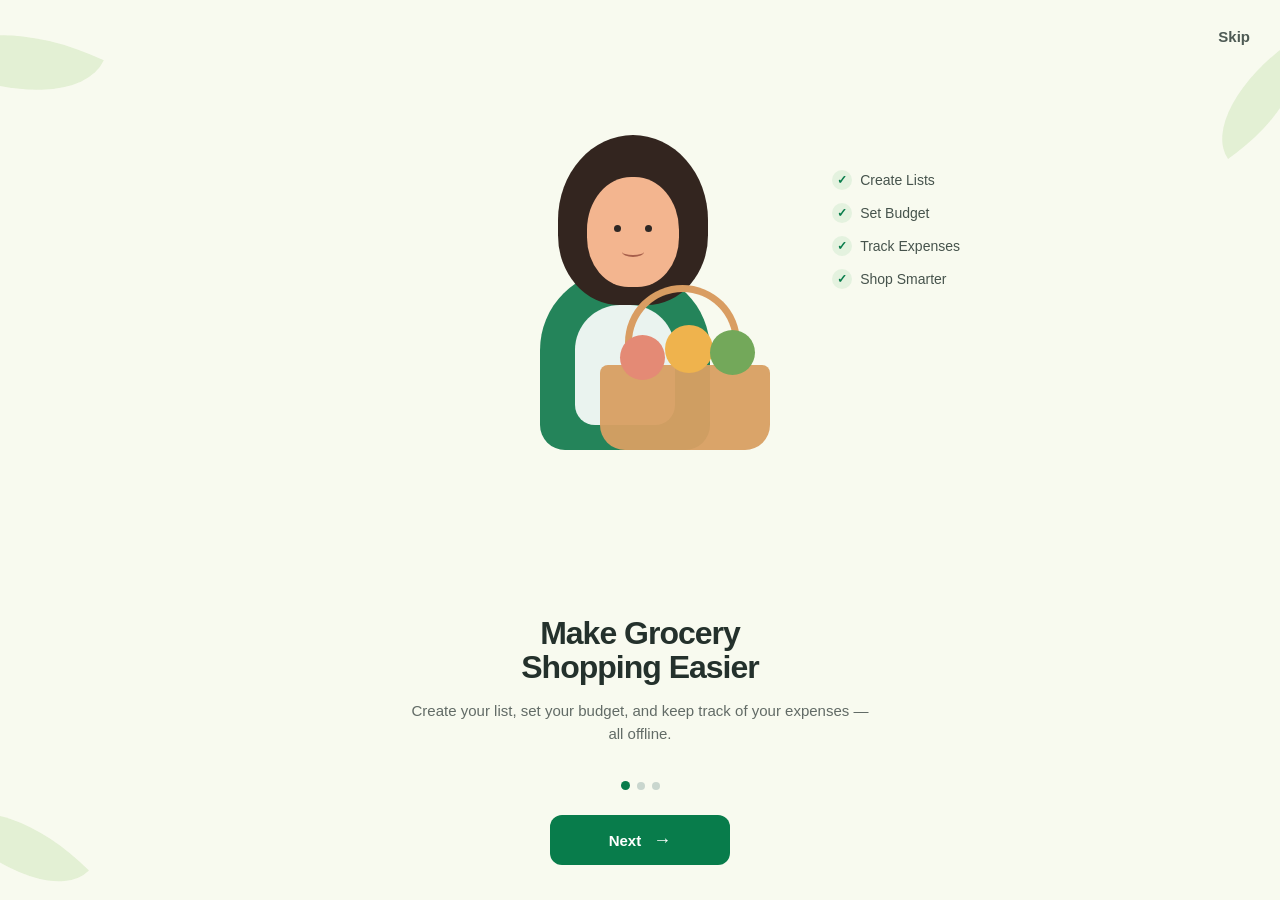
<file: onboarding.html>
<!DOCTYPE html>
<html lang="en">

<head>
    <meta charset="UTF-8">
    <meta name="viewport" content="width=device-width, initial-scale=1.0">

    <title>GroceryMate - Welcome</title>

    <link rel="stylesheet" href="style.css">
</head>

<body>

    <div class="onboarding-screen">

        <!-- Decorative leaves -->
        <div class="onboard-leaf onboard-leaf-1"></div>
        <div class="onboard-leaf onboard-leaf-2"></div>
        <div class="onboard-leaf onboard-leaf-3"></div>


        <!-- Skip -->
        <button
            class="skip-btn"
            onclick="skipOnboarding()">
            Skip
        </button>


        <!-- =====================================================
             SLIDE 1
        ====================================================== -->

        <div
            class="onboarding-slide active"
            id="slide1">

            <div class="onboarding-image">

                <div class="illustration illustration-1">

                    <div class="woman">

                        <div class="hair">

                            <div class="face">

                                <div class="eye eye-left"></div>

                                <div class="eye eye-right"></div>

                                <div class="smile"></div>

                            </div>

                        </div>


                        <div class="body">

                            <div class="shirt"></div>

                        </div>


                        <div class="basket">

                            <div class="basket-handle"></div>

                            <div class="basket-item item-1"></div>

                            <div class="basket-item item-2"></div>

                            <div class="basket-item item-3"></div>

                            <div class="basket-body"></div>

                        </div>

                    </div>


                    <div class="features">

                        <div class="feature">

                            <span>✓</span>

                            <p>
                                Create Lists
                            </p>

                        </div>


                        <div class="feature">

                            <span>✓</span>

                            <p>
                                Set Budget
                            </p>

                        </div>


                        <div class="feature">

                            <span>✓</span>

                            <p>
                                Track Expenses
                            </p>

                        </div>


                        <div class="feature">

                            <span>✓</span>

                            <p>
                                Shop Smarter
                            </p>

                        </div>

                    </div>

                </div>

            </div>


            <div class="onboarding-content">

                <h1>
                    Make Grocery<br>
                    Shopping Easier
                </h1>

                <p>
                    Create your list, set your budget,
                    and keep track of your expenses —
                    all offline.
                </p>

            </div>

        </div>


        <!-- =====================================================
             SLIDE 2
        ====================================================== -->

        <div
            class="onboarding-slide"
            id="slide2">

            <div class="simple-illustration">

                <div class="budget-circle">

                    <div class="wallet-icon">
                        ₱
                    </div>

                </div>


                <div class="budget-card">

                    <div class="budget-title">
                        Your Budget
                    </div>

                    <div class="budget-price">
                        ₱2,000
                    </div>

                    <div class="budget-line">

                        <div></div>

                    </div>


                    <div class="budget-info">

                        <span>

                            Spent<br>

                            <strong>
                                ₱1,340
                            </strong>

                        </span>


                        <span>

                            Remaining<br>

                            <strong>
                                ₱660
                            </strong>

                        </span>

                    </div>

                </div>

            </div>


            <div class="onboarding-content">

                <h1>
                    Plan Your<br>
                    Grocery Budget
                </h1>

                <p>
                    Set your grocery budget and easily
                    monitor your spending and remaining
                    balance while shopping.
                </p>

            </div>

        </div>


        <!-- =====================================================
             SLIDE 3
        ====================================================== -->

        <div
            class="onboarding-slide"
            id="slide3">

            <div
                class="simple-illustration shopping-illustration">

                <div class="shopping-cart-big">

                    <div class="cart-big-handle"></div>


                    <div class="cart-big-body">

                        <div class="food food-rice"></div>

                        <div class="food food-milk"></div>

                        <div class="food food-bread"></div>

                        <div class="food food-vegetable"></div>

                    </div>


                    <div
                        class="cart-big-wheel wheel-one">
                    </div>

                    <div
                        class="cart-big-wheel wheel-two">
                    </div>

                </div>


                <div class="save-badge">
                    ✓
                </div>

            </div>


            <div class="onboarding-content">

                <h1>
                    Shop Smarter,<br>
                    Save More
                </h1>

                <p>
                    Keep track of your grocery items,
                    purchased items, and shopping history
                    anytime, anywhere — completely offline.
                </p>

            </div>

        </div>


        <!-- =====================================================
             BOTTOM NAVIGATION
        ====================================================== -->

        <div class="onboarding-navigation">


            <!-- Indicators -->

            <div class="indicators">

                <span
                    class="indicator active"
                    id="dot1">
                </span>

                <span
                    class="indicator"
                    id="dot2">
                </span>

                <span
                    class="indicator"
                    id="dot3">
                </span>

            </div>


            <!-- Next Button -->

            <button
                class="next-btn"
                id="nextButton"
                onclick="nextSlide()">

                Next

                <span>
                    →
                </span>

            </button>

        </div>

    </div>


    <script>

        /* =====================================================
           ONBOARDING VARIABLES
        ====================================================== */

        let currentSlide = 1;

        const totalSlides = 3;


        /* =====================================================
           SHOW SLIDE
        ====================================================== */

        function showSlide(slideNumber) {

            /*
                Hide all slides
            */

            document
                .querySelectorAll(".onboarding-slide")
                .forEach(slide => {

                    slide.classList.remove("active");

                });


            /*
                Show selected slide
            */

            const slide =
                document.getElementById(
                    "slide" + slideNumber
                );


            if (slide) {

                slide.classList.add("active");

            }


            /*
                Update indicators
            */

            document
                .querySelectorAll(".indicator")
                .forEach(dot => {

                    dot.classList.remove("active");

                });


            const dot =
                document.getElementById(
                    "dot" + slideNumber
                );


            if (dot) {

                dot.classList.add("active");

            }


            /*
                Update button text
            */

            const nextButton =
                document.getElementById(
                    "nextButton"
                );


            if (slideNumber === totalSlides) {

                nextButton.innerHTML =
                    "Get Started <span>→</span>";

            } else {

                nextButton.innerHTML =
                    "Next <span>→</span>";

            }

        }


        /* =====================================================
           NEXT SLIDE
        ====================================================== */

        function nextSlide() {

            /*
                Slide 1 → Slide 2
                Slide 2 → Slide 3
            */

            if (currentSlide < totalSlides) {

                currentSlide++;

                showSlide(currentSlide);

                return;

            }


            /*
                Slide 3 → HOME

                No Login Required
            */

            window.location.href = "home.html";

        }


        /* =====================================================
           SKIP
        ====================================================== */

        function skipOnboarding() {

            /*
                Skip → Home

                No Login Required
            */

            window.location.href = "home.html";

        }


        /* =====================================================
           START
        ====================================================== */

        showSlide(1);

    </script>

</body>

</html>
</file>
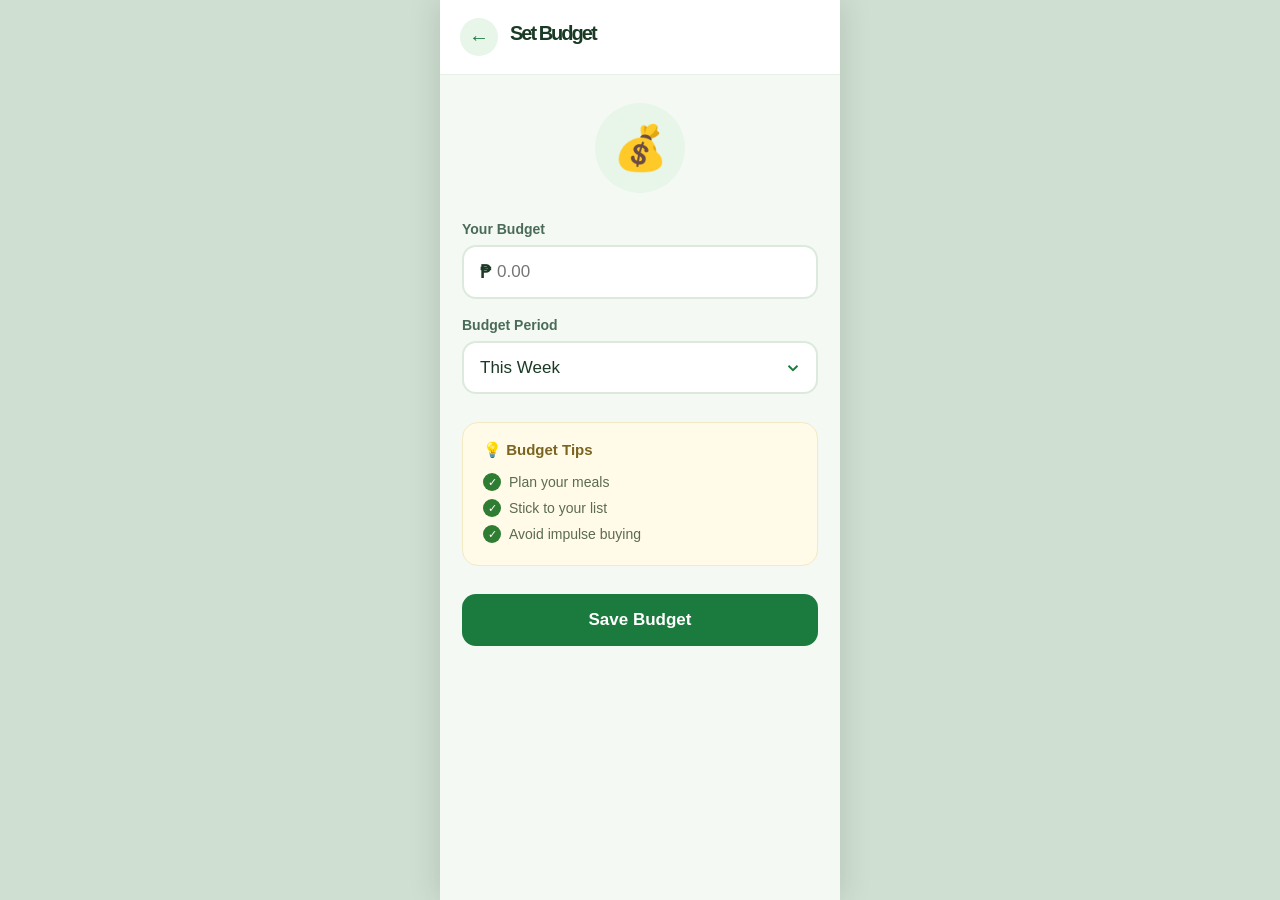
<file: set-budget.html>
<!DOCTYPE html>
<html lang="en">

<head>

    <meta charset="UTF-8">

    <meta
        name="viewport"
        content="width=device-width, initial-scale=1.0">

    <title>GroceryMate - Set Budget</title>

    <link
        rel="stylesheet"
        href="style.css">

    <script>
        (function () {
            const savedTheme = localStorage.getItem("groceryTheme") || "light";
            if (savedTheme === "dark") {
                document.documentElement.classList.add("dark-theme");
            }
        })();
    </script>


    <style>

        /* =========================================================
           SET BUDGET PAGE
        ========================================================= */

        .sb-page {

            min-height: 100vh;

            background: #f4f9f4;

            padding-bottom: 40px;

        }


        .sb-header {

            display: flex;

            align-items: center;

            gap: 12px;

            padding: 18px 20px;

            background: #fff;

            border-bottom:
                1px solid #e5efe5;

        }


        .sb-back {

            width: 38px;

            height: 38px;

            border: none;

            border-radius: 50%;

            background: #e8f5e9;

            color: #1b7a3d;

            font-size: 20px;

            cursor: pointer;

            display: flex;

            align-items: center;

            justify-content: center;

        }


        .sb-header h1 {

            font-size: 20px;

            color: #1a3a26;

        }


        .sb-content {

            padding: 28px 22px;

            display: flex;

            flex-direction: column;

            align-items: center;

        }


        .sb-icon-circle {

            width: 90px;

            height: 90px;

            border-radius: 50%;

            background: #e8f5e9;

            display: flex;

            align-items: center;

            justify-content: center;

            font-size: 44px;

            margin-bottom: 28px;

        }


        .sb-field {

            width: 100%;

            margin-bottom: 18px;

        }


        .sb-field label {

            display: block;

            font-size: 14px;

            font-weight: 600;

            color: #4a6b57;

            margin-bottom: 8px;

        }


        .sb-input-wrap {

            display: flex;

            align-items: center;

            background: #fff;

            border:
                2px solid #dceadd;

            border-radius: 14px;

            padding: 0 16px;

        }


        .sb-input-wrap span {

            font-size: 18px;

            font-weight: 700;

            color: #1a3a26;

            margin-right: 6px;

        }


        .sb-input-wrap input,

        .sb-field select {

            width: 100%;

            border: none;

            outline: none;

            padding: 15px 0;

            font-size: 17px;

            color: #1a3a26;

            background: transparent;

        }


        .sb-field select {

            border:
                2px solid #dceadd;

            border-radius: 14px;

            padding: 15px 16px;

            appearance: none;

            background:
                #fff
                url("data:image/svg+xml;charset=UTF-8,%3csvg xmlns='http://www.w3.org/2000/svg' viewBox='0 0 24 24' fill='none' stroke='%231b7a3d' stroke-width='2.5'%3e%3cpath d='M6 9l6 6 6-6'/%3e%3c/svg%3e")
                no-repeat
                right 14px center;

            background-size: 18px;

        }


        .sb-tips {

            width: 100%;

            background: #fffbe8;

            border:
                1px solid #f3e9c3;

            border-radius: 16px;

            padding: 18px 20px;

            margin-top: 10px;

            box-sizing: border-box;

        }


        .sb-tips h3 {

            display: flex;

            align-items: center;

            gap: 8px;

            font-size: 15px;

            color: #7a6420;

            margin-bottom: 10px;

        }


        .sb-tips ul {

            list-style: none;

            padding: 0;

            margin: 0;

        }


        .sb-tips li {

            display: flex;

            align-items: center;

            gap: 8px;

            font-size: 14px;

            color: #5c6b52;

            padding: 4px 0;

        }


        .sb-check {

            width: 18px;

            height: 18px;

            border-radius: 50%;

            background: #2e7d32;

            color: #fff;

            font-size: 11px;

            display: inline-flex;

            align-items: center;

            justify-content: center;

            flex-shrink: 0;

        }


        .sb-save-btn {

            width: 100%;

            margin-top: 28px;

            padding: 16px;

            border: none;

            border-radius: 14px;

            background: #1b7a3d;

            color: #fff;

            font-size: 17px;

            font-weight: 700;

            cursor: pointer;

        }


        .sb-save-btn:active {

            background: #14602f;

        }


        /* =========================================================
           PHONE FRAME
        ========================================================= */

        html,

        body {

            margin: 0;

            padding: 0;

        }


        body {

            background: #cfe0d2;

            display: flex;

            justify-content: center;

        }


        .app {

            width: 100%;

            max-width: 400px;

            min-height: 100vh;

            background: #f4f9f4;

            box-shadow:
                0 0 30px
                rgba(0, 0, 0, 0.15);

            position: relative;

        }


        .bottom-navigation {

            left: 50% !important;

            right: auto !important;

            transform:
                translateX(-50%);

            width: 100%;

            max-width: 400px;

        }


        /* =========================================================
           DARK MODE
        ========================================================= */

        html.dark-theme,
        html.dark-theme body {
            background: #111714;
        }

        html.dark-theme body {
            color: #f0f5f1;
        }

        html.dark-theme .app,
        html.dark-theme .sb-page {
            background: #111714;
        }

        html.dark-theme .sb-header {
            background: #1b241f;
            border-bottom-color: #2c3930;
        }

        html.dark-theme .sb-header h1 {
            color: #f0f5f1;
        }

        html.dark-theme .sb-back {
            background: #26382b;
            color: #8ee6a8;
        }

        html.dark-theme .sb-icon-circle {
            background: #26382b;
        }

        html.dark-theme .sb-field label {
            color: #aebdaf;
        }

        html.dark-theme .sb-input-wrap {
            background: #1b241f;
            border-color: #344439;
        }

        html.dark-theme .sb-input-wrap span,
        html.dark-theme .sb-input-wrap input,
        html.dark-theme .sb-field select {
            color: #f0f5f1;
        }

        html.dark-theme .sb-input-wrap input {
            background: transparent;
        }

        html.dark-theme .sb-input-wrap input::placeholder {
            color: #819087;
        }

        html.dark-theme .sb-field select {
            background-color: #1b241f;
            border-color: #344439;
            color: #f0f5f1;
        }

        html.dark-theme .sb-field select option {
            background: #1b241f;
            color: #f0f5f1;
        }

        html.dark-theme .sb-tips {
            background: #292817;
            border-color: #514b2b;
        }

        html.dark-theme .sb-tips h3 {
            color: #e6d98a;
        }

        html.dark-theme .sb-tips li {
            color: #c5cdbf;
        }

        html.dark-theme .bottom-navigation {
            background: #1b241f;
            border-top-color: #2c3930;
        }

    </style>

</head>


<body>


<div class="app sb-page">


    <!-- =====================================================
         HEADER
    ====================================================== -->

    <header class="sb-header">


        <button
            class="sb-back"
            onclick="goBack()">

            ←

        </button>


        <h1>

            Set Budget

        </h1>


    </header>


    <!-- =====================================================
         MAIN CONTENT
    ====================================================== -->

    <main class="sb-content">


        <div class="sb-icon-circle">

            💰

        </div>


        <!-- =================================================
             YOUR BUDGET
        ================================================== -->

        <div class="sb-field">


            <label for="budgetAmount">

                Your Budget

            </label>


            <div class="sb-input-wrap">


                <span>

                    ₱

                </span>


                <input
                    type="number"
                    id="budgetAmount"
                    placeholder="0.00"
                    min="0"
                    step="0.01">

            </div>

        </div>


        <!-- =================================================
             BUDGET PERIOD
        ================================================== -->

        <div class="sb-field">


            <label for="budgetPeriod">

                Budget Period

            </label>


            <select
                id="budgetPeriod">


                <option
                    value="This Week">

                    This Week

                </option>


                <option
                    value="This Month">

                    This Month

                </option>


                <option
                    value="Today">

                    Today

                </option>


            </select>

        </div>


        <!-- =================================================
             BUDGET TIPS
        ================================================== -->

        <div class="sb-tips">


            <h3>

                💡 Budget Tips

            </h3>


            <ul>


                <li>

                    <span class="sb-check">

                        ✓

                    </span>

                    Plan your meals

                </li>


                <li>

                    <span class="sb-check">

                        ✓

                    </span>

                    Stick to your list

                </li>


                <li>

                    <span class="sb-check">

                        ✓

                    </span>

                    Avoid impulse buying

                </li>


            </ul>


        </div>


        <!-- =================================================
             SAVE BUTTON
        ================================================== -->

        <button
            class="sb-save-btn"
            onclick="saveBudget()">

            Save Budget

        </button>


    </main>


</div>


<script>

/* =========================================================
   LOCAL DEVICE USER
   NO LOGIN / NO REGISTER REQUIRED
========================================================= */

function getCurrentUser() {

    let user = null;


    try {

        user =
            JSON.parse(
                localStorage.getItem(
                    "currentUser"
                )
            );

    }

    catch (error) {

        user = null;

    }


    /*
        Create a local device user automatically
        if no user exists.

        This allows the app to work offline
        without login or registration.
    */

    if (
        !user ||
        !user.id
    ) {

        user = {

            id:
                "local-device-user",

            name:
                "Angeline"

        };


        localStorage.setItem(

            "currentUser",

            JSON.stringify(user)

        );

    }


    return user;

}


/* =========================================================
   CURRENT USER
========================================================= */

const currentUser =
    getCurrentUser();


/* =========================================================
   GET USER BUDGET KEY
========================================================= */

function getBudgetKey() {

    return (
        "groceryBudget_" +
        currentUser.id
    );

}


/* =========================================================
   LOAD EXISTING BUDGET
========================================================= */

function loadBudget() {

    const budgetKey =
        getBudgetKey();


    const savedBudget =
        localStorage.getItem(
            budgetKey
        );


    if (!savedBudget) {

        return;

    }


    let saved;


    try {

        saved =
            JSON.parse(
                savedBudget
            );

    }

    catch (error) {

        console.error(
            "Unable to read budget:",
            error
        );

        return;

    }


    if (!saved) {

        return;

    }


    const amountInput =
        document.getElementById(
            "budgetAmount"
        );


    const periodInput =
        document.getElementById(
            "budgetPeriod"
        );


    if (amountInput) {

        amountInput.value =
            saved.amount || "";

    }


    if (periodInput) {

        periodInput.value =
            saved.period ||
            "This Week";

    }

}


/* =========================================================
   SAVE BUDGET
========================================================= */

function saveBudget() {

    const amountInput =
        document.getElementById(
            "budgetAmount"
        );


    const periodInput =
        document.getElementById(
            "budgetPeriod"
        );


    const amount =
        parseFloat(
            amountInput.value
        );


    const period =
        periodInput.value;


    /* =====================================================
       VALIDATION
    ====================================================== */

    if (
        isNaN(amount) ||
        amount <= 0
    ) {

        alert(
            "Please enter a valid budget amount."
        );


        amountInput.focus();


        return;

    }


    /* =====================================================
       BUDGET DATA
    ====================================================== */

    const budgetData = {

        amount:
            amount,

        period:
            period

    };


    /* =====================================================
       SAVE TO LOCAL STORAGE

       This is completely offline.
    ====================================================== */

    localStorage.setItem(

        getBudgetKey(),

        JSON.stringify(
            budgetData
        )

    );


    /* =====================================================
       GO TO BUDGET SUMMARY
    ====================================================== */

    window.location.href =
        "budget-summary.html";

}


/* =========================================================
   NAVIGATION
========================================================= */

function goBack() {

    // Always return directly to Home
    window.location.href = "home.html";

}


/* =========================================================
   INITIAL LOAD
========================================================= */

document.addEventListener(

    "DOMContentLoaded",

    function() {

        loadBudget();

    }

);


/* =========================================================
   DARK MODE
   Uses the same groceryTheme setting as Settings/Home.
========================================================= */

function applySavedTheme() {
    const savedTheme =
        localStorage.getItem("groceryTheme") || "light";

    document.documentElement.classList.toggle(
        "dark-theme",
        savedTheme === "dark"
    );
}

applySavedTheme();

window.addEventListener("pageshow", function () {
    applySavedTheme();
});

</script>


</body>

</html>
</file>
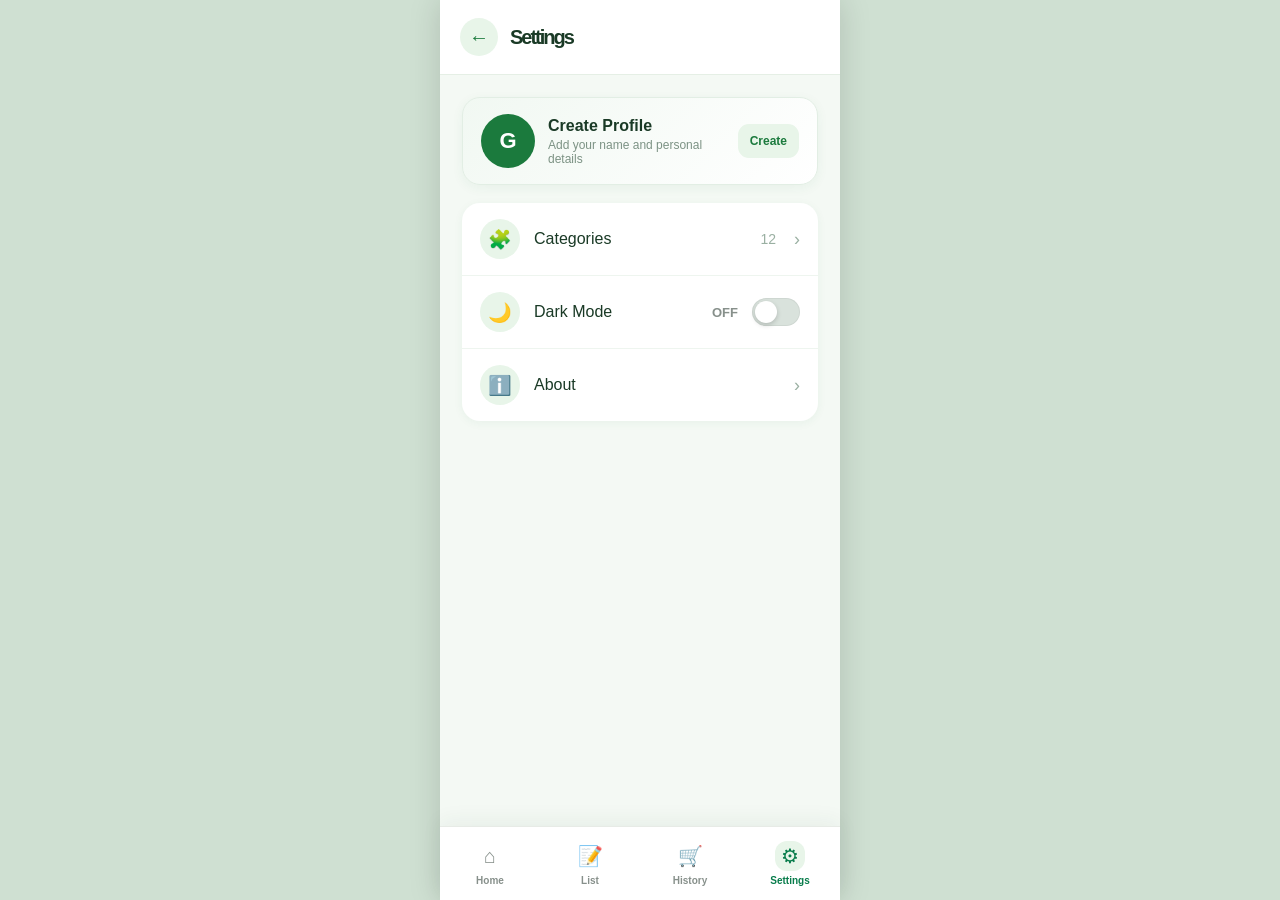
<file: settings.html>
<!DOCTYPE html>
<html lang="en">

<head>

    <meta charset="UTF-8">

    <meta
        name="viewport"
        content="width=device-width, initial-scale=1.0">

    <title>GroceryMate - Settings</title>

    <link
        rel="stylesheet"
        href="style.css">

    <style>

        /* =========================================================
           SETTINGS PAGE
        ========================================================= */

        .st-page {

            min-height: 100vh;

            background: #f4f9f4;

            padding-bottom: 30px;

        }


        .st-header {

            display: flex;

            align-items: center;

            gap: 12px;

            padding: 18px 20px;

            background: #fff;

            border-bottom:
                1px solid #e5efe5;

        }


        .st-back {

            width: 38px;

            height: 38px;

            border: none;

            border-radius: 50%;

            background: #e8f5e9;

            color: #1b7a3d;

            font-size: 20px;

            cursor: pointer;

            display: flex;

            align-items: center;

            justify-content: center;

        }


        .st-header h1 {

            font-size: 20px;

            color: #1a3a26;

            margin: 0;

        }


        .st-content {

            padding: 22px;

        }



        /* PROFILE */
        .profile-card{display:flex;align-items:center;gap:13px;padding:16px 18px;background:linear-gradient(135deg,#f1f8f2,#fff);border:1px solid #e2eee4;border-radius:18px;margin-bottom:18px;box-shadow:0 3px 12px rgba(27,122,61,.06)}
        .profile-initial{width:54px;height:54px;border-radius:50%;background:#1b7a3d;color:#fff;display:flex;align-items:center;justify-content:center;font-size:22px;font-weight:800;text-transform:uppercase;flex-shrink:0}
        .profile-card-info{flex:1;min-width:0}
        .profile-card-info strong{display:block;color:#1a3a26;font-size:16px;white-space:nowrap;overflow:hidden;text-overflow:ellipsis}
        .profile-card-info span{display:block;color:#7c9284;font-size:12px;margin-top:3px}
        .profile-card-button{border:none;background:#e8f5e9;color:#1b7a3d;border-radius:11px;padding:10px 12px;font-size:12px;font-weight:700;cursor:pointer}
        .profile-form{display:flex;flex-direction:column;gap:7px}
        .profile-form label{color:#456451;font-size:13px;font-weight:700;margin-top:7px}
        .profile-form input{width:100%;box-sizing:border-box;border:1px solid #dce9df;background:#f8fbf8;color:#1a3a26;border-radius:12px;padding:13px 14px;font-size:14px;outline:none}
        .profile-form input:focus{border-color:#1b7a3d;background:#fff;box-shadow:0 0 0 3px rgba(27,122,61,.08)}
        body.dark-theme .profile-card{background:#202821;border-color:#303b33}
        body.dark-theme .profile-card-info strong{color:#fff}
        body.dark-theme .profile-card-info span,body.dark-theme .profile-form label{color:#aab7ae}
        body.dark-theme .profile-card-button{background:#29382e;color:#65c98b}
        body.dark-theme .profile-form input{background:#2a392f;border-color:#405346;color:#fff}

        /* =========================================================
           SETTINGS LIST
        ========================================================= */

        .st-list {

            background: #fff;

            border-radius: 18px;

            overflow: hidden;

            box-shadow:
                0 2px 10px
                rgba(27, 122, 61, 0.06);

            margin-bottom: 24px;

        }


        .st-row {

            display: flex;

            align-items: center;

            gap: 14px;

            width: 100%;

            padding: 16px 18px;

            border: none;

            background: none;

            cursor: pointer;

            text-align: left;

            border-bottom:
                1px solid #eef5ef;

        }


        .st-row:last-child {

            border-bottom: none;

        }


        .st-row:active {

            background: #f4f9f4;

        }


        .st-row-icon {

            width: 40px;

            height: 40px;

            border-radius: 50%;

            background: #e8f5e9;

            display: flex;

            align-items: center;

            justify-content: center;

            font-size: 19px;

            flex-shrink: 0;

        }


        .st-row-label {

            flex: 1;

            font-size: 16px;

            color: #1a3a26;

        }


        .st-row-value {

            font-size: 14px;

            color: #9ab0a2;

            margin-right: 4px;

        }


        .st-row-chevron {

            color: #9ab0a2;

            font-size: 18px;

        }


        /* =========================================================
           MODAL
        ========================================================= */

        .st-modal-overlay {

            position: fixed;

            inset: 0;

            background:
                rgba(0, 0, 0, 0.45);

            display: none;

            align-items: center;

            justify-content: center;

            z-index: 9999;

            padding: 20px;

        }


        .st-modal-overlay.show {

            display: flex;

        }


        .st-modal {

            width: 100%;

            max-width: 360px;

            background: #fff;

            border-radius: 20px;

            padding: 22px;

            box-shadow:
                0 10px 40px
                rgba(0, 0, 0, 0.20);

            max-height: 85vh;

            overflow-y: auto;

        }


        .st-modal h2 {

            margin: 0 0 6px;

            color: #1a3a26;

            font-size: 20px;

        }


        .st-modal-subtitle {

            margin: 0 0 20px;

            color: #7c9284;

            font-size: 13px;

        }


        /* =========================================================
           MODAL BUTTONS
        ========================================================= */

        .st-modal-actions {

            display: flex;

            gap: 10px;

            margin-top: 20px;

        }


        .st-modal-btn {

            flex: 1;

            border: none;

            border-radius: 12px;

            padding: 13px;

            font-size: 14px;

            font-weight: 700;

            cursor: pointer;

        }


        .st-cancel-btn {

            background: #e8f5e9;

            color: #1b7a3d;

        }


        .st-save-btn {

            background: #1b7a3d;

            color: #fff;

        }


        /* =========================================================
           CATEGORY LIST
        ========================================================= */

        .category-list {

            display: flex;

            flex-direction: column;

            gap: 8px;

            margin-top: 10px;

        }


        .category-item {

            display: flex;

            align-items: center;

            gap: 10px;

            padding: 12px;

            background: #f4f9f4;

            border-radius: 12px;

            color: #1a3a26;

            font-size: 14px;

        }


        .category-item span:first-child {

            font-size: 20px;

        }


        /* =========================================================
           ABOUT
        ========================================================= */

        .about-logo {

            width: 70px;

            height: 70px;

            border-radius: 20px;

            background: #e8f5e9;

            display: flex;

            align-items: center;

            justify-content: center;

            font-size: 36px;

            margin:
                0 auto 15px;

        }


        .about-text {

            text-align: center;

            color: #7c9284;

            font-size: 14px;

            line-height: 1.6;

        }


        .about-version {

            text-align: center;

            color: #9ab0a2;

            font-size: 12px;

            margin-top: 15px;

        }


        /* =========================================================
           DARK THEME
        ========================================================= */

        body.dark-theme {

            background: #17221b;

        }


        body.dark-theme .app,

        body.dark-theme .st-page {

            background: #17221b;

        }


        body.dark-theme .st-header,

        body.dark-theme .st-list,

        body.dark-theme .st-modal {

            background: #223027;

        }


        body.dark-theme .st-header {

            border-color: #34473a;

        }


        body.dark-theme .st-header h1,

        body.dark-theme .st-row-label,

        body.dark-theme .st-modal h2,

        body.dark-theme .category-item {

            color: #fff;

        }


        body.dark-theme .st-row {

            border-color: #34473a;

        }


        body.dark-theme .st-row:active {

            background: #2a392f;

        }


        body.dark-theme .category-item {

            background: #2a392f;

        }


        body.dark-theme .st-modal-subtitle,

        body.dark-theme .about-text {

            color: #b9c8bd;

        }



        /* DARK MODE SWITCH */
        .dark-mode-switch {
            position: relative;
            width: 48px;
            height: 28px;
            flex-shrink: 0;
        }

        .dark-mode-switch input {
            opacity: 0;
            width: 0;
            height: 0;
            position: absolute;
        }

        .dark-mode-slider {
            position: absolute;
            inset: 0;
            cursor: pointer;
            background: #d9e2dc;
            border-radius: 999px;
            transition: 0.25s ease;
            box-shadow: inset 0 0 0 1px rgba(0,0,0,.05);
        }

        .dark-mode-slider::before {
            content: "";
            position: absolute;
            width: 22px;
            height: 22px;
            left: 3px;
            top: 3px;
            background: #fff;
            border-radius: 50%;
            box-shadow: 0 2px 5px rgba(0,0,0,.18);
            transition: 0.25s ease;
        }

        .dark-mode-switch input:checked + .dark-mode-slider {
            background: #1b7a3d;
        }

        .dark-mode-switch input:checked + .dark-mode-slider::before {
            transform: translateX(20px);
        }

        body.dark-theme .dark-mode-slider {
            background: #3d5144;
        }

        body.dark-theme .dark-mode-switch input:checked + .dark-mode-slider {
            background: #65c98b;
        }

        .dark-mode-status {
            min-width: 24px;
            text-align: right;
            font-size: 13px;
            font-weight: 700;
            color: #87908b;
        }

        body.dark-theme .dark-mode-status {
            color: #65c98b;
        }

        /* =========================================================
           PHONE FRAME
        ========================================================= */

        html,

        body {

            margin: 0;

            padding: 0;

        }


        body {

            display: flex;

            justify-content: center;

            background: #cfe0d2;

        }


        .app {

            width: 100%;

            max-width: 400px;

            min-height: 100vh;

            background: #f4f9f4;

            box-shadow:
                0 0 30px
                rgba(0, 0, 0, 0.15);

            position: relative;

        }


        /* =========================================================
           BOTTOM NAVIGATION
        ========================================================= */
        .settings-bottom-navigation {
            position: fixed;
            left: 50%;
            bottom: 0;
            transform: translateX(-50%);
            width: 100%;
            max-width: 400px;
            height: 74px;
            background: rgba(255,255,255,0.98);
            border-top: 1px solid #e7ebe6;
            display: flex;
            justify-content: center;
            z-index: 10000;
            box-shadow: 0 -5px 20px rgba(30,70,45,0.06);
        }
        .settings-bottom-nav-item {
            flex: 1; max-width: 100px; border: none; background: transparent;
            color: #87908b; display: flex; flex-direction: column;
            align-items: center; justify-content: center; gap: 4px;
            cursor: pointer; font-family: Arial, Helvetica, sans-serif;
            -webkit-tap-highlight-color: transparent;
        }
        .settings-bottom-nav-item .nav-icon {
            width: 30px; height: 30px; border-radius: 12px;
            display: flex; align-items: center; justify-content: center;
            font-size: 20px; line-height: 1;
        }
        .settings-bottom-nav-item small { font-size: 10px; font-weight: 600; }
        .settings-bottom-nav-item.active { color: #087c4b; }
        .settings-bottom-nav-item.active .nav-icon { background: #e8f5e9; }
        .settings-bottom-nav-item:active { transform: scale(0.96); }
        .st-page { padding-bottom: 100px; }
        body.dark-theme .settings-bottom-navigation {
            background: rgba(27,34,30,0.98); border-top-color: #2b352e;
        }
        body.dark-theme .settings-bottom-nav-item { color: #aab7ae; }
        body.dark-theme .settings-bottom-nav-item.active { color: #65c98b; }
        body.dark-theme .settings-bottom-nav-item.active .nav-icon { background: #29382e; }

    </style>

</head>


<body>


<div class="app st-page">


    <!-- =========================================================
         HEADER
    ========================================================= -->

    <header class="st-header">


        <button
            class="st-back"
            onclick="goBack()">

            ←

        </button>


        <h1>

            Settings

        </h1>


    </header>


    <!-- =========================================================
         MAIN CONTENT
    ========================================================= -->

    <main class="st-content">



        <section class="profile-card">
            <div class="profile-initial" id="settingsProfileInitial">G</div>
            <div class="profile-card-info">
                <strong id="settingsProfileName">Create Profile</strong>
                <span id="settingsProfileSubtext">Add your name and personal details</span>
            </div>
            <button class="profile-card-button" type="button" onclick="openProfile()" id="profileActionButton">Create</button>
        </section>

        <section class="st-list">


            <!-- CATEGORIES -->

            <button
                class="st-row"
                onclick="openCategories()">


                <div class="st-row-icon">

                    🧩

                </div>


                <span class="st-row-label">

                    Categories

                </span>


                <span
                    class="st-row-value"
                    id="categoryCount">

                    12

                </span>


                <span class="st-row-chevron">

                    ›

                </span>


            </button>


            <!-- DARK MODE -->

            <button
                class="st-row dark-mode-row"
                type="button"
                onclick="toggleDarkMode()">

                <div class="st-row-icon">

                    🌙

                </div>

                <span class="st-row-label">

                    Dark Mode

                </span>

                <span
                    class="dark-mode-status"
                    id="darkModeDisplay">

                    OFF

                </span>

                <span class="dark-mode-switch" aria-hidden="true">

                    <input
                        type="checkbox"
                        id="darkModeToggle"
                        tabindex="-1">

                    <span class="dark-mode-slider"></span>

                </span>

            </button>


            <!-- ABOUT -->

            <button
                class="st-row"
                onclick="openAbout()">


                <div class="st-row-icon">

                    ℹ️

                </div>


                <span class="st-row-label">

                    About

                </span>


                <span class="st-row-chevron">

                    ›

                </span>


            </button>


        </section>


    </main>


</div>



<div class="st-modal-overlay" id="profileModal">
    <div class="st-modal">
        <div class="profile-initial" id="modalProfileInitial" style="margin:0 auto 14px;">G</div>
        <h2 id="profileModalTitle" style="text-align:center;">Create Profile</h2>
        <p class="st-modal-subtitle" style="text-align:center;">Add your information. You can edit it anytime.</p>

        <div class="profile-form">
            <label for="profileName">Name</label>
            <input id="profileName" type="text" placeholder="Enter your name" maxlength="60" autocomplete="name">

            <label for="profileEmail">Email <span style="font-weight:400;">(optional)</span></label>
            <input id="profileEmail" type="email" placeholder="Enter your email" maxlength="100" autocomplete="email">

            <label for="profilePhone">Phone Number <span style="font-weight:400;">(optional)</span></label>
            <input id="profilePhone" type="tel" placeholder="Enter your phone number" maxlength="20" autocomplete="tel">
        </div>

        <div class="st-modal-actions">
            <button class="st-modal-btn st-cancel-btn" type="button" onclick="closeModal('profileModal')">Cancel</button>
            <button class="st-modal-btn st-save-btn" type="button" onclick="saveProfile()">Save Profile</button>
        </div>
    </div>
</div>

    <!-- BOTTOM NAVIGATION -->
    <nav class="settings-bottom-navigation" aria-label="Main navigation">
        <button class="settings-bottom-nav-item" type="button" aria-label="Home" onclick="goHome()">
            <span class="nav-icon">⌂</span><small>Home</small>
        </button>
        <button class="settings-bottom-nav-item" type="button" aria-label="List" onclick="openList()">
            <span class="nav-icon">📝</span><small>List</small>
        </button>
        <button class="settings-bottom-nav-item" type="button" aria-label="History" onclick="openHistory()">
            <span class="nav-icon">🛒</span><small>History</small>
        </button>
        <button class="settings-bottom-nav-item active" type="button" aria-label="Settings" aria-current="page" onclick="openSettings()">
            <span class="nav-icon">⚙</span><small>Settings</small>
        </button>
    </nav>

<!-- =========================================================
     CATEGORIES MODAL
========================================================= -->

<div
    class="st-modal-overlay"
    id="categoriesModal">


    <div class="st-modal">


        <h2>

            Categories

        </h2>


        <p class="st-modal-subtitle">

            GroceryMate categories.

        </p>


        <div
            class="category-list"
            id="categoryList">

        </div>


        <div class="st-modal-actions">


            <button
                class="st-modal-btn st-save-btn"
                onclick="closeModal('categoriesModal')">

                Done

            </button>


        </div>


    </div>

</div>


<!-- =========================================================
     ABOUT MODAL
========================================================= -->

<div
    class="st-modal-overlay"
    id="aboutModal">


    <div class="st-modal">


        <div class="about-logo">

            🛒

        </div>


        <h2 style="text-align:center;">

            GroceryMate

        </h2>


        <p class="about-text">

            GroceryMate is an offline grocery list
            and budget management application.

            <br><br>

            It helps you organize grocery items,
            track quantities and prices,
            monitor your budget, and keep
            shopping history.

        </p>


        <div class="about-version">

            Version 1.0.0

        </div>


        <div class="st-modal-actions">


            <button
                class="st-modal-btn st-save-btn"
                onclick="closeModal('aboutModal')">

                Done

            </button>


        </div>


    </div>

</div>


<script>


/* =========================================================
   OFFLINE LOCAL DEVICE USER + PROFILE
========================================================= */

const PROFILE_KEY = "groceryMateProfile";

function getSavedProfile() {
    try {
        return JSON.parse(localStorage.getItem(PROFILE_KEY)) || null;
    } catch (error) {
        return null;
    }
}

function getCurrentUser() {
    let user = null;

    try {
        user = JSON.parse(localStorage.getItem("currentUser"));
    } catch (error) {
        user = null;
    }

    const profile = getSavedProfile();

    if (!user || !user.id) {
        user = {
            id: "local-device-user",
            name: profile?.name || "",
            email: profile?.email || "",
            phone: profile?.phone || ""
        };
    }

    if (profile) {
        user.name = profile.name || "";
        user.email = profile.email || "";
        user.phone = profile.phone || "";
    }

    localStorage.setItem("currentUser", JSON.stringify(user));
    return user;
}


/* =========================================================
   CURRENT USER
========================================================= */

const currentUser =
    getCurrentUser();



/* =========================================================
   PROFILE
========================================================= */

function profileInitial(name) {
    const clean = String(name || "").trim();
    return clean ? clean.charAt(0).toUpperCase() : "G";
}

function updateProfileUI() {
    const profile = getSavedProfile();
    const name = String(profile?.name || "").trim();
    const email = String(profile?.email || "").trim();

    const initialEl = document.getElementById("settingsProfileInitial");
    const nameEl = document.getElementById("settingsProfileName");
    const subtextEl = document.getElementById("settingsProfileSubtext");
    const actionEl = document.getElementById("profileActionButton");

    if (initialEl) initialEl.textContent = profileInitial(name);
    if (nameEl) nameEl.textContent = name || "Create Profile";
    if (subtextEl) subtextEl.textContent = email || (name ? "Your GroceryMate profile" : "Add your name and personal details");
    if (actionEl) actionEl.textContent = name ? "Edit" : "Create";
}

function openProfile() {
    const profile = getSavedProfile();
    const nameInput = document.getElementById("profileName");
    const emailInput = document.getElementById("profileEmail");
    const phoneInput = document.getElementById("profilePhone");
    const title = document.getElementById("profileModalTitle");
    const initial = document.getElementById("modalProfileInitial");

    if (nameInput) nameInput.value = profile?.name || "";
    if (emailInput) emailInput.value = profile?.email || "";
    if (phoneInput) phoneInput.value = profile?.phone || "";

    const hasProfile = !!String(profile?.name || "").trim();
    if (title) title.textContent = hasProfile ? "Edit Profile" : "Create Profile";
    if (initial) initial.textContent = profileInitial(profile?.name);

    openModal("profileModal");
    setTimeout(() => nameInput?.focus(), 100);
}

function saveProfile() {
    const name = document.getElementById("profileName")?.value.trim();
    const email = document.getElementById("profileEmail")?.value.trim();
    const phone = document.getElementById("profilePhone")?.value.trim();

    if (!name) {
        alert("Please enter your name.");
        document.getElementById("profileName")?.focus();
        return;
    }

    if (email && !/^[^\s@]+@[^\s@]+\.[^\s@]+$/.test(email)) {
        alert("Please enter a valid email address.");
        document.getElementById("profileEmail")?.focus();
        return;
    }

    const profile = { name, email: email || "", phone: phone || "" };

    localStorage.setItem(PROFILE_KEY, JSON.stringify(profile));

    const user = getCurrentUser();
    user.name = name;
    user.email = email || "";
    user.phone = phone || "";
    localStorage.setItem("currentUser", JSON.stringify(user));

    updateProfileUI();
    closeModal("profileModal");
    alert("Profile saved successfully.");
}


/* =========================================================
   USER-SPECIFIC BUDGET KEY
========================================================= */

const BUDGET_KEY =
    `groceryBudget_${currentUser.id}`;


/* =========================================================
   CATEGORIES
========================================================= */

const categories = [


    {
        icon: "🍚",
        name: "Rice & Grains"
    },


    {
        icon: "🥩",
        name: "Meat & Seafood"
    },


    {
        icon: "🥬",
        name: "Vegetables"
    },


    {
        icon: "🍎",
        name: "Fruits"
    },


    {
        icon: "🥛",
        name: "Dairy & Eggs"
    },


    {
        icon: "🥫",
        name: "Canned & Packaged"
    },


    {
        icon: "🍞",
        name: "Bakery"
    },


    {
        icon: "🥤",
        name: "Beverages"
    },


    {
        icon: "🧂",
        name: "Condiments & Spices"
    },


    {
        icon: "🧼",
        name: "Household"
    },


    {
        icon: "🧴",
        name: "Personal Care"
    },


    {
        icon: "📦",
        name: "Others"
    }


];


/* =========================================================
   OPEN CATEGORIES
========================================================= */

function openCategories() {


    const list =
        document.getElementById(
            "categoryList"
        );


    list.innerHTML =
        "";


    categories.forEach(
        category => {


            const item =
                document.createElement(
                    "div"
                );


            item.className =
                "category-item";


            item.innerHTML = `

                <span>

                    ${category.icon}

                </span>


                <span>

                    ${category.name}

                </span>

            `;


            list.appendChild(
                item
            );

        }
    );


    document.getElementById(
        "categoryCount"
    ).textContent =
        categories.length;


    openModal(
        "categoriesModal"
    );

}


/* =========================================================
   DARK MODE
========================================================= */

const THEME_KEY = "groceryTheme";

function applyDarkMode(theme) {

    const isDark = theme === "dark";

    document.body.classList.toggle("dark-theme", isDark);

    const display =
        document.getElementById("darkModeDisplay");

    const toggle =
        document.getElementById("darkModeToggle");

    if (display) {
        display.textContent = isDark ? "ON" : "OFF";
    }

    if (toggle) {
        toggle.checked = isDark;
    }
}

function loadTheme() {

    const savedTheme =
        localStorage.getItem(THEME_KEY) || "light";

    applyDarkMode(savedTheme);
}

function toggleDarkMode() {

    const isDark =
        document.body.classList.contains("dark-theme");

    const newTheme =
        isDark ? "light" : "dark";

    localStorage.setItem(THEME_KEY, newTheme);

    applyDarkMode(newTheme);
}

/* =========================================================
   ABOUT
========================================================= */

function openAbout() {

    openModal(
        "aboutModal"
    );

}


/* =========================================================
   MODAL
========================================================= */

function openModal(id) {


    const modal =
        document.getElementById(
            id
        );


    if (modal) {

        modal.classList.add(
            "show"
        );

    }

}


function closeModal(id) {


    const modal =
        document.getElementById(
            id
        );


    if (modal) {

        modal.classList.remove(
            "show"
        );

    }

}


/* =========================================================
   CLOSE MODAL WHEN CLICKING OUTSIDE
========================================================= */

document
    .querySelectorAll(
        ".st-modal-overlay"
    )
    .forEach(
        overlay => {


            overlay.addEventListener(
                "click",
                function(event) {


                    if (
                        event.target ===
                        overlay
                    ) {


                        overlay.classList.remove(
                            "show"
                        );

                    }

                }

            );

        }

    );


/* =========================================================
   NAVIGATION
========================================================= */

function goBack() {

    window.location.href =
        "home.html";

}


function goHome() {

    window.location.href =
        "home.html";

}


function openList() {

    window.location.href =
        "grocery-list.html";

}


function openHistory() {

    window.location.href =
        "history.html";

}


function openSettings() {

    window.location.href =
        "settings.html";

}


/* =========================================================
   INITIALIZE SETTINGS
========================================================= */

updateProfileUI();
loadTheme();


</script>


</body>

</html>
</file>
<file: style.css>
* {
    margin: 0;
    padding: 0;
    box-sizing: border-box;
}

body {
    font-family: Arial, Helvetica, sans-serif;
    background: #f7faef;
    min-height: 100vh;
}

.splash-screen {
    width: 100%;
    min-height: 100vh;

    display: flex;
    flex-direction: column;
    align-items: center;
    justify-content: center;

    position: relative;
    overflow: hidden;

    background:
        radial-gradient(circle at 10% 15%, #e4f0d5 0%, transparent 25%),
        radial-gradient(circle at 90% 85%, #e2efd5 0%, transparent 25%),
        #f8faef;
}

/* =========================
   DECORATIVE LEAVES
========================= */

.leaf {
    position: absolute;
    background: #d8eac9;
    opacity: 0.65;
    border-radius: 100% 0 100% 0;
}

.leaf-1 {
    width: 110px;
    height: 55px;
    top: 7%;
    left: -25px;
    transform: rotate(25deg);
}

.leaf-2 {
    width: 90px;
    height: 45px;
    top: 12%;
    right: -20px;
    transform: rotate(-35deg);
}

.leaf-3 {
    width: 120px;
    height: 60px;
    bottom: 8%;
    right: -30px;
    transform: rotate(-20deg);
}

.leaf-4 {
    width: 80px;
    height: 40px;
    bottom: 15%;
    left: -15px;
    transform: rotate(35deg);
}

/* =========================
   LOGO
========================= */

.logo-container {
    width: 145px;
    height: 145px;

    display: flex;
    align-items: center;
    justify-content: center;

    background: #dff0d3;
    border-radius: 38px;

    margin-bottom: 28px;

    box-shadow: 0 8px 25px rgba(40, 100, 60, 0.08);
}

.cart {
    position: relative;
    width: 82px;
    height: 75px;
}

/* Cart handle */

.cart-handle {
    position: absolute;
    left: 0;
    top: 4px;

    width: 25px;
    height: 9px;

    background: #087c4b;
    border-radius: 10px;

    transform: rotate(10deg);
}

/* Cart body */

.cart-body {
    position: absolute;

    left: 17px;
    top: 13px;

    width: 61px;
    height: 42px;

    border: 7px solid #087c4b;
    border-top: none;

    transform: skew(-10deg);

    border-radius: 0 0 8px 8px;
}

/* Leaf inside cart */

.leaf-logo {
    position: absolute;

    width: 22px;
    height: 12px;

    background: #65a84b;

    top: -6px;
    right: 5px;

    border-radius: 100% 0 100% 0;

    transform: rotate(-25deg);
}

/* Wheels */

.wheel {
    position: absolute;

    width: 11px;
    height: 11px;

    background: #087c4b;

    border-radius: 50%;

    bottom: 0;
}

.wheel-left {
    left: 22px;
}

.wheel-right {
    right: 5px;
}

/* =========================
   TITLE
========================= */

h1 {
    font-size: 46px;
    font-weight: 800;

    letter-spacing: -2px;

    color: #087c4b;

    margin-bottom: 7px;
}

h1 span {
    color: #1d2529;
}

/* =========================
   SUBTITLE
========================= */

.subtitle {
    font-size: 17px;
    color: #30383b;

    text-align: center;

    margin-bottom: 20px;
}

/* =========================
   TAGLINE
========================= */

.tagline {
    display: flex;
    gap: 12px;

    color: #247a50;

    font-size: 16px;
    font-weight: 600;

    margin-bottom: 55px;
}

/* =========================
   LOADING
========================= */

.loading-container {
    display: flex;
    flex-direction: column;
    align-items: center;
}

.loading-bar {
    width: 130px;
    height: 8px;

    background: #c7ddca;

    border-radius: 20px;

    overflow: hidden;

    margin-bottom: 9px;
}

.loading-progress {
    width: 0%;
    height: 100%;

    background: #087c4b;

    border-radius: 20px;

    animation: loading 3s linear forwards;
}

.loading-container p {
    font-size: 13px;
    color: #737b76;
}

/* =========================
   ANIMATION
========================= */

@keyframes loading {

    0% {
        width: 0%;
    }

    100% {
        width: 100%;
    }

}

/* =========================
   MOBILE
========================= */

@media (max-width: 500px) {

    h1 {
        font-size: 40px;
    }

    .subtitle {
        font-size: 15px;
    }

    .logo-container {
        width: 135px;
        height: 135px;
    }

    .tagline {
        margin-bottom: 45px;
    }

}
/* =========================================================
   ONBOARDING SCREEN
========================================================= */

.onboarding-screen {
    width: 100%;
    min-height: 100vh;

    position: relative;
    overflow: hidden;

    display: flex;
    flex-direction: column;

    background: #f8faef;
}

/* =========================================================
   DECORATIVE LEAVES
========================================================= */

.onboard-leaf {
    position: absolute;

    background: #dceccb;

    border-radius: 100% 0 100% 0;

    opacity: 0.75;
}

.onboard-leaf-1 {
    width: 150px;
    height: 75px;

    top: 25px;
    left: -55px;

    transform: rotate(25deg);
}

.onboard-leaf-2 {
    width: 120px;
    height: 60px;

    top: 70px;
    right: -40px;

    transform: rotate(-35deg);
}

.onboard-leaf-3 {
    width: 130px;
    height: 65px;

    bottom: 20px;
    left: -45px;

    transform: rotate(45deg);
}

/* =========================================================
   SKIP BUTTON
========================================================= */

.skip-btn {
    position: absolute;

    top: 28px;
    right: 30px;

    border: none;

    background: transparent;

    color: #4e5a54;

    font-size: 15px;
    font-weight: 600;

    cursor: pointer;

    z-index: 10;
}

.skip-btn:hover {
    color: #087c4b;
}

/* =========================================================
   ONBOARDING IMAGE AREA
========================================================= */

.onboarding-image {
    width: 100%;
    max-width: 700px;

    height: 430px;

    margin: 70px auto 0;

    position: relative;

    display: flex;
    align-items: center;
    justify-content: center;
}

/* =========================================================
   WOMAN ILLUSTRATION
========================================================= */

.woman {
    position: relative;

    width: 280px;
    height: 350px;
}

/* Hair */

.hair {
    position: absolute;

    width: 150px;
    height: 170px;

    left: 58px;
    top: 25px;

    background: #33251f;

    border-radius: 55% 55% 45% 45%;

    z-index: 2;
}

/* Face */

.face {
    position: absolute;

    width: 92px;
    height: 110px;

    left: 29px;
    top: 42px;

    background: #f3b58f;

    border-radius: 48% 48% 45% 45%;
}

.eye {
    position: absolute;

    width: 7px;
    height: 7px;

    background: #2d2724;

    border-radius: 50%;

    top: 48px;
}

.eye-left {
    left: 27px;
}

.eye-right {
    right: 27px;
}

.smile {
    position: absolute;

    width: 22px;
    height: 10px;

    left: 35px;
    top: 70px;

    border-bottom: 2px solid #a75f4b;

    border-radius: 50%;
}

/* Body */

.body {
    position: absolute;

    width: 170px;
    height: 180px;

    left: 40px;
    top: 160px;

    background: #24845a;

    border-radius: 80px 80px 25px 25px;

    z-index: 1;
}

/* Shirt */

.shirt {
    position: absolute;

    width: 100px;
    height: 120px;

    left: 35px;
    top: 35px;

    background: #ffffff;

    border-radius: 45px 45px 20px 20px;

    opacity: 0.9;
}

/* =========================================================
   BASKET
========================================================= */

.basket {
    position: absolute;

    width: 170px;
    height: 130px;

    left: 100px;
    top: 210px;

    z-index: 5;
}

/* Basket handle */

.basket-handle {
    position: absolute;

    width: 115px;
    height: 80px;

    left: 25px;
    top: -35px;

    border: 7px solid #d99d62;

    border-bottom: none;

    border-radius: 70px 70px 0 0;
}

/* Basket */

.basket-body {
    position: absolute;

    width: 170px;
    height: 85px;

    bottom: 0;

    background: #d9a063;

    border-radius: 8px 8px 25px 25px;

    opacity: 0.95;
}

/* Basket items */

.basket-item {
    position: absolute;

    z-index: 2;

    border-radius: 50%;
}

/* Apple */

.item-1 {
    width: 45px;
    height: 45px;

    left: 20px;
    top: 15px;

    background: #e48a75;
}

/* Orange */

.item-2 {
    width: 48px;
    height: 48px;

    left: 65px;
    top: 5px;

    background: #efb34d;
}

/* Green vegetable */

.item-3 {
    width: 45px;
    height: 45px;

    right: 15px;
    top: 10px;

    background: #73a85a;
}

/* =========================================================
   FEATURES
========================================================= */

.features {
    position: absolute;

    right: 30px;
    top: 100px;

    display: flex;
    flex-direction: column;

    gap: 13px;
}

.feature {
    display: flex;
    align-items: center;

    gap: 8px;

    color: #46534c;

    font-size: 14px;

    font-weight: 500;
}

.feature span {
    width: 20px;
    height: 20px;

    display: flex;
    align-items: center;
    justify-content: center;

    background: #e4f2df;

    color: #087c4b;

    border-radius: 50%;

    font-size: 12px;

    font-weight: bold;
}

.feature p {
    margin: 0;
}

/* =========================================================
   BOTTOM CONTENT
========================================================= */

.onboarding-content {
    width: 100%;

    max-width: 600px;

    margin: auto auto 35px;

    padding: 0 25px;

    text-align: center;

    z-index: 5;
}

.onboarding-content h1 {
    font-size: 32px;

    line-height: 1.08;

    letter-spacing: -1px;

    color: #24312c;

    margin-bottom: 15px;
}

.onboarding-content p {
    max-width: 470px;

    margin: 0 auto 25px;

    color: #626b66;

    font-size: 15px;

    line-height: 1.5;
}

/* =========================================================
   INDICATORS
========================================================= */

.indicators {
    display: flex;

    justify-content: center;

    align-items: center;

    gap: 7px;

    margin-bottom: 25px;
}

.indicator {
    width: 8px;
    height: 8px;

    background: #c9d6ce;

    border-radius: 50%;
}

.indicator.active {
    width: 9px;
    height: 9px;

    background: #087c4b;
}

/* =========================================================
   NEXT BUTTON
========================================================= */

.next-btn {
    width: 180px;

    height: 50px;

    border: none;

    border-radius: 12px;

    background: #087c4b;

    color: white;

    font-size: 15px;

    font-weight: 600;

    cursor: pointer;

    transition: 0.2s;
}

.next-btn span {
    margin-left: 8px;

    font-size: 18px;
}

.next-btn:hover {
    background: #06683e;

    transform: translateY(-2px);
}

/* =========================================================
   MOBILE RESPONSIVE
========================================================= */

@media (max-width: 600px) {

    .onboarding-image {
        height: 380px;

        margin-top: 65px;
    }

    .woman {
        transform: scale(0.82);

        margin-left: -70px;
    }

    .features {
        right: 12px;

        top: 95px;
    }

    .feature {
        font-size: 12px;
    }

    .feature span {
        width: 18px;
        height: 18px;
    }

    .onboarding-content {
        margin-bottom: 25px;
    }

    .onboarding-content h1 {
        font-size: 28px;
    }

    .onboarding-content p {
        font-size: 14px;
    }

    .next-btn {
        width: 170px;
    }

} 
/* =========================================================
   MULTI-PAGE ONBOARDING
========================================================= */

.onboarding-slide {
    position: absolute;

    top: 0;
    left: 0;

    width: 100%;
    min-height: 100vh;

    display: none;

    flex-direction: column;

    opacity: 0;
}

.onboarding-slide.active {
    display: flex;

    opacity: 1;

    animation: slideFade 0.35s ease;
}

@keyframes slideFade {

    from {
        opacity: 0;
        transform: translateX(20px);
    }

    to {
        opacity: 1;
        transform: translateX(0);
    }

}


/* =========================================================
   NAVIGATION
========================================================= */

.onboarding-navigation {

    position: absolute;

    bottom: 35px;

    left: 0;

    width: 100%;

    display: flex;

    flex-direction: column;

    align-items: center;

    z-index: 20;

}


/* =========================================================
   SIMPLE ILLUSTRATIONS
========================================================= */

.simple-illustration {

    height: 430px;

    margin-top: 70px;

    display: flex;

    align-items: center;

    justify-content: center;

    position: relative;
}


/* =========================================================
   BUDGET ILLUSTRATION
========================================================= */

.budget-circle {

    width: 180px;
    height: 180px;

    border-radius: 50%;

    background: #e1f0d5;

    display: flex;

    align-items: center;
    justify-content: center;

    position: absolute;

    top: 75px;

    left: calc(50% - 90px);
}


.wallet-icon {

    width: 70px;
    height: 55px;

    border-radius: 12px;

    background: #087c4b;

    color: white;

    display: flex;

    align-items: center;
    justify-content: center;

    font-size: 30px;

    font-weight: bold;

}


.budget-card {

    position: absolute;

    width: 270px;

    padding: 22px;

    background: white;

    border-radius: 18px;

    box-shadow:
        0 10px 35px rgba(30, 80, 50, 0.12);

    top: 180px;

    left: calc(50% - 135px);

    z-index: 3;

}


.budget-title {

    font-size: 13px;

    color: #69736d;

    margin-bottom: 5px;

}


.budget-price {

    font-size: 28px;

    font-weight: bold;

    color: #087c4b;

    margin-bottom: 15px;

}


.budget-line {

    width: 100%;

    height: 8px;

    background: #dce8df;

    border-radius: 10px;

    overflow: hidden;

    margin-bottom: 15px;

}


.budget-line div {

    width: 67%;

    height: 100%;

    background: #087c4b;

    border-radius: 10px;

}


.budget-info {

    display: flex;

    justify-content: space-between;

    font-size: 11px;

    color: #777;

}


.budget-info strong {

    font-size: 13px;

    color: #333;

}


/* =========================================================
   SHOPPING ILLUSTRATION
========================================================= */

.shopping-illustration {

    position: relative;
}


.shopping-cart-big {

    width: 260px;

    height: 240px;

    position: relative;

    margin-top: 50px;

}


.cart-big-handle {

    position: absolute;

    width: 65px;

    height: 10px;

    left: 0;

    top: 35px;

    background: #087c4b;

    border-radius: 10px;

}


.cart-big-body {

    position: absolute;

    left: 40px;

    top: 45px;

    width: 190px;

    height: 120px;

    border: 9px solid #087c4b;

    border-top: none;

    border-radius: 0 0 20px 20px;

    transform: skew(-7deg);

    background: #e9f2df;

}


/* Food inside cart */

.food {

    position: absolute;

    border-radius: 50%;

}


.food-rice {

    width: 55px;
    height: 65px;

    background: #eee2c9;

    left: 15px;

    top: 30px;

    border-radius: 12px;

}


.food-milk {

    width: 38px;
    height: 65px;

    background: #d9e9ef;

    left: 78px;

    top: 25px;

    border-radius: 8px;

}


.food-bread {

    width: 60px;
    height: 40px;

    background: #d9a062;

    right: 12px;

    top: 50px;

    border-radius: 20px;

}


.food-vegetable {

    width: 45px;
    height: 45px;

    background: #78a85c;

    right: 45px;

    top: 15px;

}


.cart-big-wheel {

    position: absolute;

    width: 22px;
    height: 22px;

    background: #087c4b;

    border-radius: 50%;

    bottom: 20px;

}


.wheel-one {

    left: 65px;

}


.wheel-two {

    right: 25px;

}


/* =========================================================
   SAVE BADGE
========================================================= */

.save-badge {

    position: absolute;

    right: calc(50% - 150px);

    top: 110px;

    width: 55px;
    height: 55px;

    background: #087c4b;

    color: white;

    border-radius: 50%;

    display: flex;

    align-items: center;
    justify-content: center;

    font-size: 27px;

    font-weight: bold;

    box-shadow:
        0 8px 20px rgba(8, 124, 75, 0.25);

}


/* =========================================================
   CONTENT POSITION
========================================================= */

.onboarding-slide .onboarding-content {

    margin-top: auto;

    margin-bottom: 130px;

}


/* =========================================================
   MOBILE
========================================================= */

@media (max-width: 600px) {

    .onboarding-image,
    .simple-illustration {

        height: 400px;

        margin-top: 65px;

    }


    .onboarding-slide .onboarding-content {

        padding: 0 25px;

        margin-bottom: 125px;

    }


    .onboarding-slide .onboarding-content h1 {

        font-size: 28px;

    }


    .onboarding-slide .onboarding-content p {

        font-size: 14px;

    }


    .features {

        right: 10px;

    }


    .save-badge {

        right: 18%;

    }

}
/* =========================================================
   GROCERYMATE HOME / DASHBOARD
========================================================= */

.app {
    min-height: 100vh;
    background: #f8faef;
    color: #26332d;
    padding-bottom: 90px;
}


/* =========================================================
   HEADER
========================================================= */

.home-header {

    display: flex;

    justify-content: space-between;
    align-items: center;

    padding: 35px 25px 20px;

    max-width: 700px;

    margin: auto;
}


.greeting p {

    margin: 0 0 4px;

    font-size: 14px;

    color: #68736c;

}


.greeting h1 {

    margin: 0;

    font-size: 27px;

    letter-spacing: -0.5px;

    color: #26332d;

}


.greeting span {

    display: block;

    margin-top: 6px;

    font-size: 13px;

    color: #7a837e;

}


.profile-picture {

    width: 50px;
    height: 50px;

    border-radius: 50%;

    display: flex;

    align-items: center;
    justify-content: center;

    background: #dcefd4;

    border: 3px solid white;

    box-shadow:
        0 4px 15px rgba(30, 80, 50, 0.1);

    font-size: 25px;
}


/* =========================================================
   MAIN
========================================================= */

.home-content {

    width: 100%;

    max-width: 700px;

    margin: auto;

    padding: 0 20px;

}


/* =========================================================
   BUDGET CARD
========================================================= */

.budget-card-home {

    width: 100%;

    min-height: 175px;

    padding: 23px;

    background: #e6f2df;

    border-radius: 22px;

    display: flex;

    justify-content: space-between;

    align-items: center;

    box-shadow:
        0 8px 25px rgba(45, 90, 55, 0.06);

}


.budget-left {

    flex: 1;

}


.budget-left > p {

    margin: 0 0 5px;

    font-size: 13px;

    color: #657067;

}


.budget-left h2 {

    margin: 0 0 17px;

    font-size: 30px;

    color: #087c4b;

}


/* Progress line */

.budget-progress-line {

    width: 100%;

    max-width: 300px;

    height: 8px;

    background: #c8ddcb;

    border-radius: 20px;

    overflow: hidden;

}


.budget-progress-fill {

    width: 67%;

    height: 100%;

    background: #087c4b;

    border-radius: 20px;

}


.budget-details {

    display: flex;

    gap: 20px;

    margin-top: 12px;

    font-size: 10px;

    color: #6c756f;

}


.budget-details strong {

    color: #303b35;

}


/* =========================================================
   CIRCLE
========================================================= */

.budget-circle-home {

    width: 92px;
    height: 92px;

    border-radius: 50%;

    background:

        conic-gradient(
            #087c4b 0deg 241deg,
            #c8ddcb 241deg 360deg
        );

    display: flex;

    align-items: center;
    justify-content: center;

    margin-left: 20px;

}


.circle-inner {

    width: 70px;
    height: 70px;

    border-radius: 50%;

    background: #e6f2df;

    display: flex;

    flex-direction: column;

    align-items: center;
    justify-content: center;

}


.circle-inner strong {

    font-size: 19px;

    color: #26332d;

}


.circle-inner small {

    font-size: 9px;

    color: #6b756f;

}


/* =========================================================
   QUICK ACTIONS
========================================================= */

.quick-actions {

    display: grid;

    grid-template-columns: 1fr 1fr;

    gap: 12px;

    margin-top: 18px;

}


.action-card {

    min-height: 105px;

    border: none;

    border-radius: 18px;

    padding: 18px;

    display: flex;

    align-items: center;

    gap: 13px;

    text-align: left;

    cursor: pointer;

    transition: 0.2s;

}


.action-card:hover {

    transform: translateY(-3px);

    box-shadow:
        0 8px 20px rgba(30, 80, 50, 0.1);

}


.list-action {

    background: #f7eadb;

}


.add-action {

    background: #e4f1dc;

}


.history-action {

    background: #e1edf4;

}


.settings-action {

    background: #e9eceb;

}


.action-icon {

    width: 42px;
    height: 42px;

    border-radius: 13px;

    display: flex;

    align-items: center;
    justify-content: center;

    background: white;

    font-size: 20px;

    color: #087c4b;

    flex-shrink: 0;

}


.action-card h3 {

    margin: 0 0 5px;

    font-size: 14px;

    color: #27332d;

}


.action-card p {

    margin: 0;

    font-size: 11px;

    color: #727b76;

}


/* =========================================================
   RECENT ITEMS
========================================================= */

.recent-section {

    margin-top: 27px;

}


.section-heading {

    display: flex;

    align-items: center;

    justify-content: space-between;

    margin-bottom: 12px;

}


.section-heading h2 {

    margin: 0;

    font-size: 17px;

}


.section-heading button {

    border: none;

    background: transparent;

    color: #087c4b;

    font-size: 12px;

    font-weight: 600;

    cursor: pointer;

}


.recent-list {

    background: white;

    border-radius: 18px;

    overflow: hidden;

    box-shadow:
        0 5px 20px rgba(40, 70, 50, 0.05);

}


.recent-item {

    min-height: 70px;

    padding: 12px 15px;

    display: flex;

    align-items: center;

    gap: 12px;

    border-bottom: 1px solid #edf0ec;

}


.recent-item:last-child {

    border-bottom: none;

}


.recent-icon {

    width: 43px;
    height: 43px;

    border-radius: 13px;

    display: flex;

    align-items: center;
    justify-content: center;

    font-size: 21px;

}


.rice-icon {

    background: #f5ead8;

}


.egg-icon {

    background: #f8eed9;

}


.milk-icon {

    background: #e3f0f5;

}


.recent-info {

    flex: 1;

}


.recent-info h3 {

    margin: 0 0 3px;

    font-size: 13px;

}


.recent-info p {

    margin: 0;

    font-size: 10px;

    color: #858d88;

}


.recent-item > strong {

    font-size: 13px;

    color: #26332d;

}


/* =========================================================
   SHOPPING TIP
========================================================= */

.shopping-tip {

    margin-top: 18px;

    padding: 17px;

    background: #fff7df;

    border-radius: 17px;

    display: flex;

    align-items: center;

    gap: 13px;

}


.tip-icon {

    width: 42px;
    height: 42px;

    border-radius: 50%;

    background: #fff0bd;

    display: flex;

    align-items: center;
    justify-content: center;

    font-size: 20px;

}


.shopping-tip h3 {

    margin: 0 0 4px;

    font-size: 13px;

}


.shopping-tip p {

    margin: 0;

    font-size: 11px;

    color: #74766e;

    line-height: 1.4;

}


/* =========================================================
   BOTTOM NAVIGATION
========================================================= */

.bottom-navigation {

    position: fixed;

    bottom: 0;
    left: 0;

    width: 100%;

    height: 75px;

    background: rgba(255, 255, 255, 0.97);

    border-top: 1px solid #e7ebe6;

    display: flex;

    justify-content: center;

    z-index: 100;

    box-shadow:
        0 -5px 20px rgba(30, 70, 45, 0.05);

}


.bottom-nav-item {

    width: 25%;

    max-width: 120px;

    border: none;

    background: transparent;

    display: flex;

    flex-direction: column;

    align-items: center;
    justify-content: center;

    gap: 4px;

    color: #87908b;

    cursor: pointer;

}


.bottom-nav-item span {

    font-size: 21px;

    line-height: 1;

}


.bottom-nav-item small {

    font-size: 10px;

}


.bottom-nav-item.active {

    color: #087c4b;

}


.bottom-nav-item.active span {

    font-weight: bold;

}


/* =========================================================
   MOBILE
========================================================= */

@media (max-width: 500px) {

    .home-header {

        padding: 28px 20px 18px;

    }


    .greeting h1 {

        font-size: 24px;

    }


    .budget-card-home {

        padding: 19px;

        min-height: 160px;

    }


    .budget-left h2 {

        font-size: 26px;

    }


    .budget-details {

        flex-direction: column;

        gap: 3px;

    }


    .budget-circle-home {

        width: 82px;
        height: 82px;

        margin-left: 12px;

    }


    .circle-inner {

        width: 62px;
        height: 62px;

    }


    .circle-inner strong {

        font-size: 17px;

    }


    .action-card {

        padding: 14px;

        min-height: 95px;

    }


    .action-icon {

        width: 38px;
        height: 38px;

        font-size: 18px;

    }


    .action-card h3 {

        font-size: 13px;

    }

}
/* =========================================================
   GROCERY LIST PAGE
========================================================= */

.list-header {

    max-width: 700px;

    margin: auto;

    padding: 25px 20px 15px;

    display: flex;

    align-items: center;

    gap: 15px;

}


.back-button {

    width: 42px;
    height: 42px;

    border: none;

    background: white;

    border-radius: 12px;

    font-size: 24px;

    color: #26332d;

    cursor: pointer;

}


.list-header > div {

    flex: 1;

}


.list-header h1 {

    margin: 0;

    font-size: 22px;

    color: #26332d;

    letter-spacing: -0.5px;

}


.list-header p {

    margin: 4px 0 0;

    font-size: 11px;

    color: #7b857f;

}


.header-add-button {

    width: 42px;
    height: 42px;

    border: none;

    border-radius: 12px;

    background: #087c4b;

    color: white;

    font-size: 27px;

    cursor: pointer;

}


.list-content {

    max-width: 700px;

    margin: auto;

    padding: 5px 20px 110px;

}


/* =========================================================
   SEARCH
========================================================= */

.search-box {

    width: 100%;

    height: 48px;

    background: white;

    border: 1px solid #e4e9e4;

    border-radius: 14px;

    display: flex;

    align-items: center;

    gap: 10px;

    padding: 0 15px;

    margin-bottom: 15px;

}


.search-box span {

    font-size: 25px;

    color: #87918b;

    transform: rotate(-20deg);

}


.search-box input {

    width: 100%;

    border: none;

    outline: none;

    background: transparent;

    font-size: 13px;

    color: #26332d;

}


.search-box input::placeholder {

    color: #a0a8a3;

}


/* =========================================================
   TABS
========================================================= */

.list-tabs {

    display: flex;

    background: #edf2eb;

    padding: 4px;

    border-radius: 13px;

    margin-bottom: 15px;

}


.list-tab {

    flex: 1;

    height: 38px;

    border: none;

    border-radius: 10px;

    background: transparent;

    color: #747d77;

    font-size: 12px;

    font-weight: 600;

    cursor: pointer;

}


.list-tab.active {

    background: #087c4b;

    color: white;

    box-shadow:
        0 3px 8px rgba(8, 124, 75, 0.15);

}


/* =========================================================
   GROCERY ITEMS
========================================================= */

.grocery-items {

    display: flex;

    flex-direction: column;

    gap: 8px;

}


.grocery-item {

    min-height: 72px;

    background: white;

    border-radius: 16px;

    display: flex;

    align-items: center;

    padding: 10px 10px;

    gap: 10px;

    box-shadow:
        0 3px 15px rgba(40, 70, 50, 0.04);

    transition: 0.2s;

}


.grocery-item:hover {

    transform: translateY(-1px);

}


/* =========================================================
   CHECKBOX
========================================================= */

.item-checkbox {

    width: 22px;
    height: 22px;

    border-radius: 6px;

    border: 2px solid #c5cec8;

    background: white;

    color: white;

    display: flex;

    align-items: center;
    justify-content: center;

    font-size: 13px;

    font-weight: bold;

    cursor: pointer;

    flex-shrink: 0;

}


.item-checkbox.checked {

    background: #087c4b;

    border-color: #087c4b;

}


/* =========================================================
   ITEM ICON
========================================================= */

.item-icon {

    width: 45px;
    height: 45px;

    border-radius: 13px;

    background: #edf5e8;

    display: flex;

    align-items: center;
    justify-content: center;

    font-size: 22px;

    flex-shrink: 0;

}


/* =========================================================
   ITEM INFORMATION
========================================================= */

.item-information {

    flex: 1;

    min-width: 0;

}


.item-information h3 {

    margin: 0 0 4px;

    font-size: 13px;

    font-weight: 600;

    color: #26332d;

}


.item-information p {

    margin: 0;

    font-size: 10px;

    color: #89918c;

}


.purchased-item
.item-information h3 {

    text-decoration: line-through;

    color: #919994;

}


.purchased-item
.item-information p {

    color: #a2aaa5;

}


/* =========================================================
   PRICE
========================================================= */

.item-price {

    text-align: right;

    white-space: nowrap;

}


.item-price strong {

    font-size: 12px;

    color: #26332d;

}


/* =========================================================
   MENU
========================================================= */

.item-menu {

    width: 25px;

    height: 35px;

    border: none;

    background: transparent;

    color: #737d77;

    font-size: 21px;

    cursor: pointer;

}


/* =========================================================
   EMPTY LIST
========================================================= */

.empty-list {

    min-height: 250px;

    display: flex;

    flex-direction: column;

    align-items: center;

    justify-content: center;

    text-align: center;

}


.empty-icon {

    width: 70px;
    height: 70px;

    border-radius: 50%;

    background: #e5f1df;

    display: flex;

    align-items: center;
    justify-content: center;

    font-size: 32px;

    margin-bottom: 15px;

}


.empty-list h2 {

    margin: 0 0 7px;

    font-size: 17px;

}


.empty-list p {

    margin: 0;

    color: #7d8781;

    font-size: 12px;

}


/* =========================================================
   FLOATING ADD BUTTON
========================================================= */

.floating-add {

    position: fixed;

    bottom: 88px;

    left: 50%;

    transform: translateX(-50%);

    min-width: 145px;

    height: 46px;

    padding: 0 20px;

    border: none;

    border-radius: 25px;

    background: #087c4b;

    color: white;

    font-size: 13px;

    font-weight: 600;

    display: flex;

    align-items: center;
    justify-content: center;

    gap: 8px;

    cursor: pointer;

    box-shadow:
        0 7px 20px rgba(8, 124, 75, 0.25);

    z-index: 90;

}


.floating-add span {

    font-size: 21px;

}


/* =========================================================
   MOBILE LIST
========================================================= */

@media (max-width: 500px) {

    .list-header {

        padding: 22px 18px 14px;

    }


    .list-header h1 {

        font-size: 20px;

    }


    .list-content {

        padding-left: 15px;
        padding-right: 15px;

    }


    .grocery-item {

        padding: 9px;

        gap: 8px;

    }


    .item-icon {

        width: 42px;
        height: 42px;

    }


    .item-information h3 {

        font-size: 12px;

    }


    .item-price strong {

        font-size: 11px;

    }

}
/* =========================================================
   ADD ITEM PAGE
========================================================= */

.add-item-header {
    display: flex;
    align-items: center;
    gap: 16px;

    padding: 22px 24px;

    background: #ffffff;

    border-bottom: 1px solid #eeeeee;
}


.add-item-header h1 {
    margin: 0;

    font-size: 22px;
    font-weight: 700;
}


.add-item-header p {
    margin: 4px 0 0;

    font-size: 13px;

    color: #777777;
}


/* =========================
   CONTENT
========================= */

.add-item-content {
    padding: 24px;

    max-width: 650px;

    margin: 0 auto;

    padding-bottom: 50px;
}


/* =========================
   FORM
========================= */

#addItemForm {
    display: flex;

    flex-direction: column;

    gap: 18px;
}


.form-group {
    display: flex;

    flex-direction: column;

    gap: 8px;
}


.form-group label {
    font-size: 14px;

    font-weight: 600;

    color: #333333;
}


.optional {
    font-size: 12px;

    font-weight: 400;

    color: #999999;
}


.form-group input,
.form-group select,
.form-group textarea {
    width: 100%;

    box-sizing: border-box;

    border: 1px solid #dddddd;

    border-radius: 12px;

    padding: 13px 14px;

    font-family: inherit;

    font-size: 14px;

    background: #ffffff;

    outline: none;

    transition: 0.2s;
}


.form-group input:focus,
.form-group select:focus,
.form-group textarea:focus {
    border-color: #c98262;

    box-shadow:
        0 0 0 3px rgba(201, 130, 98, 0.12);
}


.form-group textarea {
    resize: vertical;

    min-height: 100px;
}


/* =========================
   TWO COLUMNS
========================= */

.form-row {
    display: grid;

    grid-template-columns: 1fr 1fr;

    gap: 16px;
}


/* =========================
   PRICE
========================= */

.price-input {
    display: flex;

    align-items: center;

    border: 1px solid #dddddd;

    border-radius: 12px;

    background: #ffffff;

    overflow: hidden;
}


.price-input span {
    padding-left: 14px;

    font-size: 16px;

    font-weight: 600;

    color: #777777;
}


.price-input input {
    border: none !important;

    box-shadow: none !important;

    border-radius: 0 !important;

    flex: 1;
}


/* =========================
   TOTAL PREVIEW
========================= */

.total-preview {
    display: flex;

    align-items: center;

    justify-content: space-between;

    gap: 20px;

    padding: 18px;

    border-radius: 16px;

    background: #fff7f2;

    border: 1px solid #f1ddd2;
}


.total-preview div {
    display: flex;

    flex-direction: column;

    gap: 5px;
}


.total-preview span {
    font-size: 14px;

    font-weight: 600;

    color: #555555;
}


.total-preview small {
    font-size: 12px;

    color: #999999;
}


.total-preview strong {
    font-size: 22px;

    color: #9b6045;
}


/* =========================
   BUTTONS
========================= */

.form-buttons {
    display: grid;

    grid-template-columns: 1fr 1.5fr;

    gap: 12px;

    margin-top: 8px;
}


.cancel-button,
.save-item-button {
    border: none;

    border-radius: 12px;

    padding: 14px;

    font-family: inherit;

    font-size: 14px;

    font-weight: 600;

    cursor: pointer;

    transition: 0.2s;
}


.cancel-button {
    background: #f3f3f3;

    color: #555555;
}


.cancel-button:hover {
    background: #e7e7e7;
}


.save-item-button {
    background: #9b6045;

    color: #ffffff;
}


.save-item-button:hover {
    background: #844f39;

    transform: translateY(-1px);
}


.save-item-button:active,
.cancel-button:active {
    transform: scale(0.98);
}


/* =========================
   MOBILE
========================= */

@media (max-width: 600px) {

    .add-item-header {
        padding: 18px 16px;
    }


    .add-item-content {
        padding: 20px 16px 40px;
    }


    .form-row {
        grid-template-columns: 1fr;
    }


    .form-buttons {
        grid-template-columns: 1fr;
    }


    .total-preview {
        padding: 15px;
    }


    .total-preview strong {
        font-size: 19px;
    }

}
</file>
